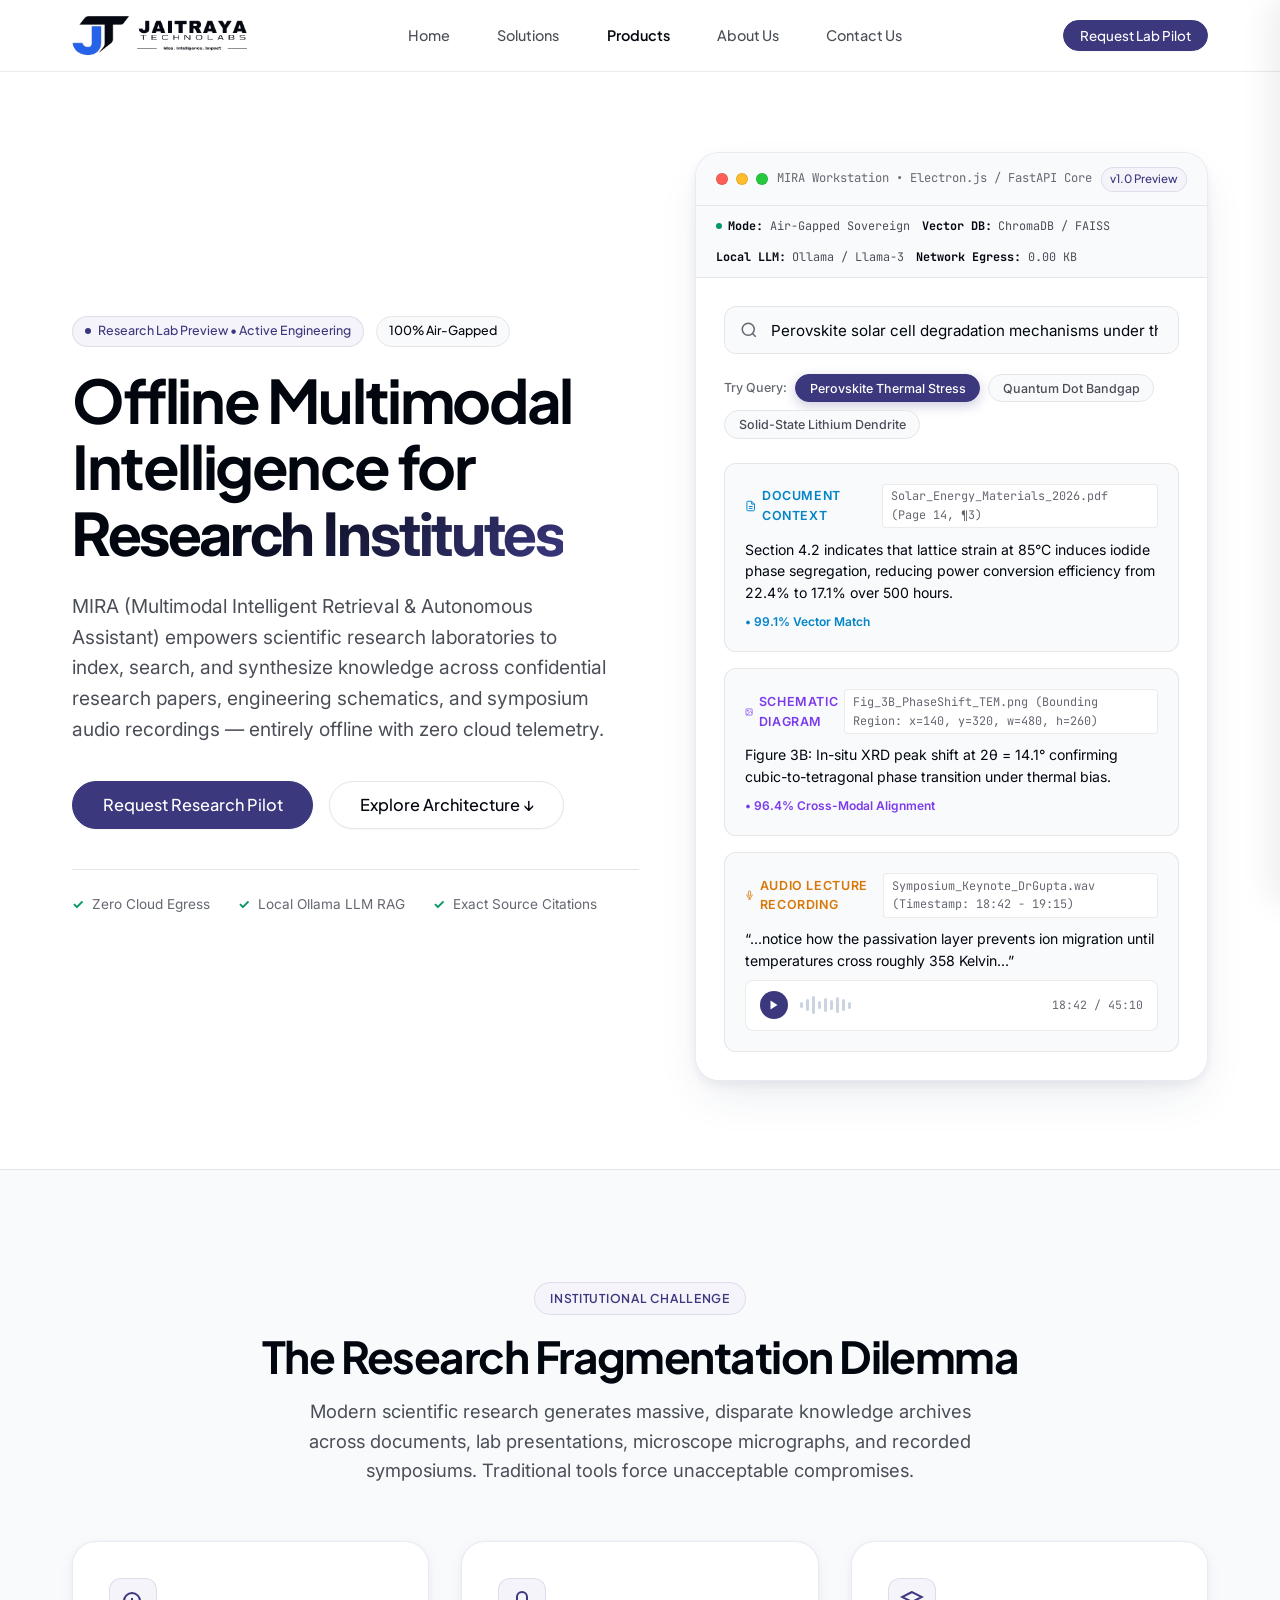
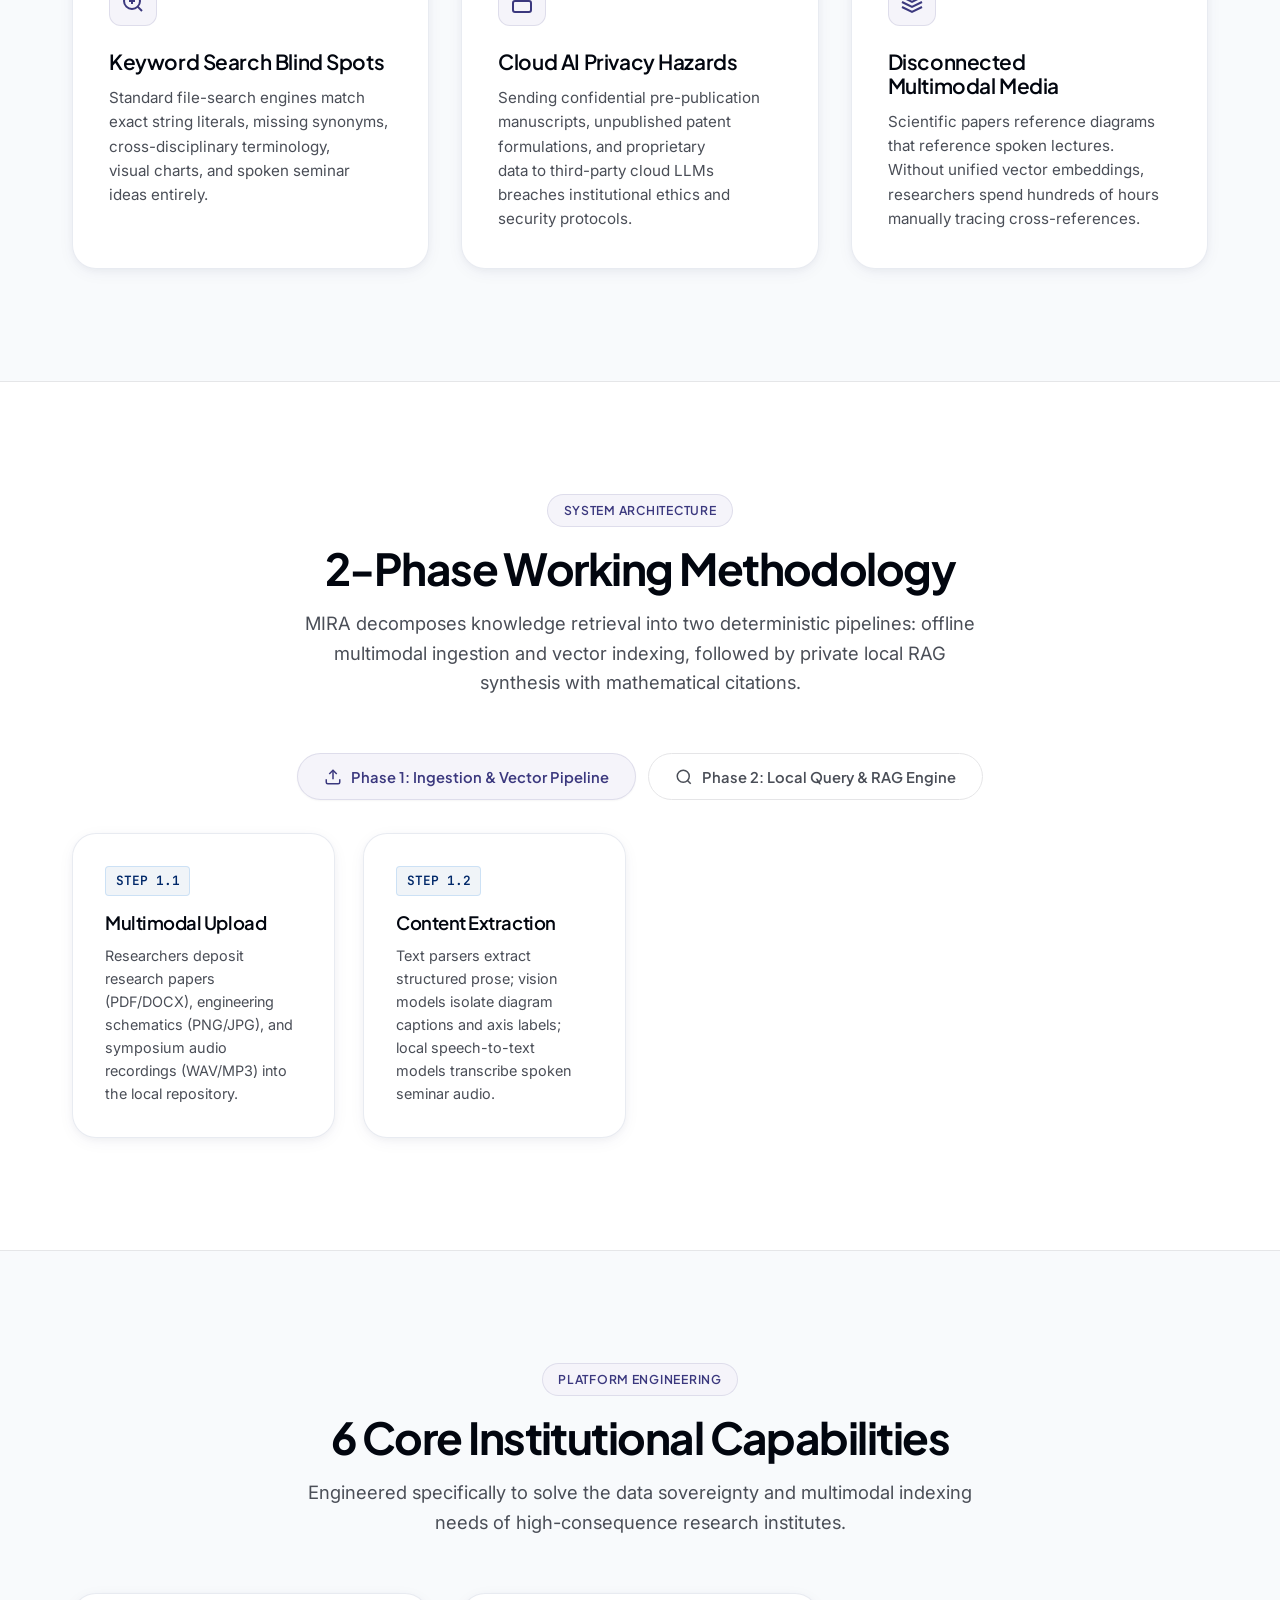
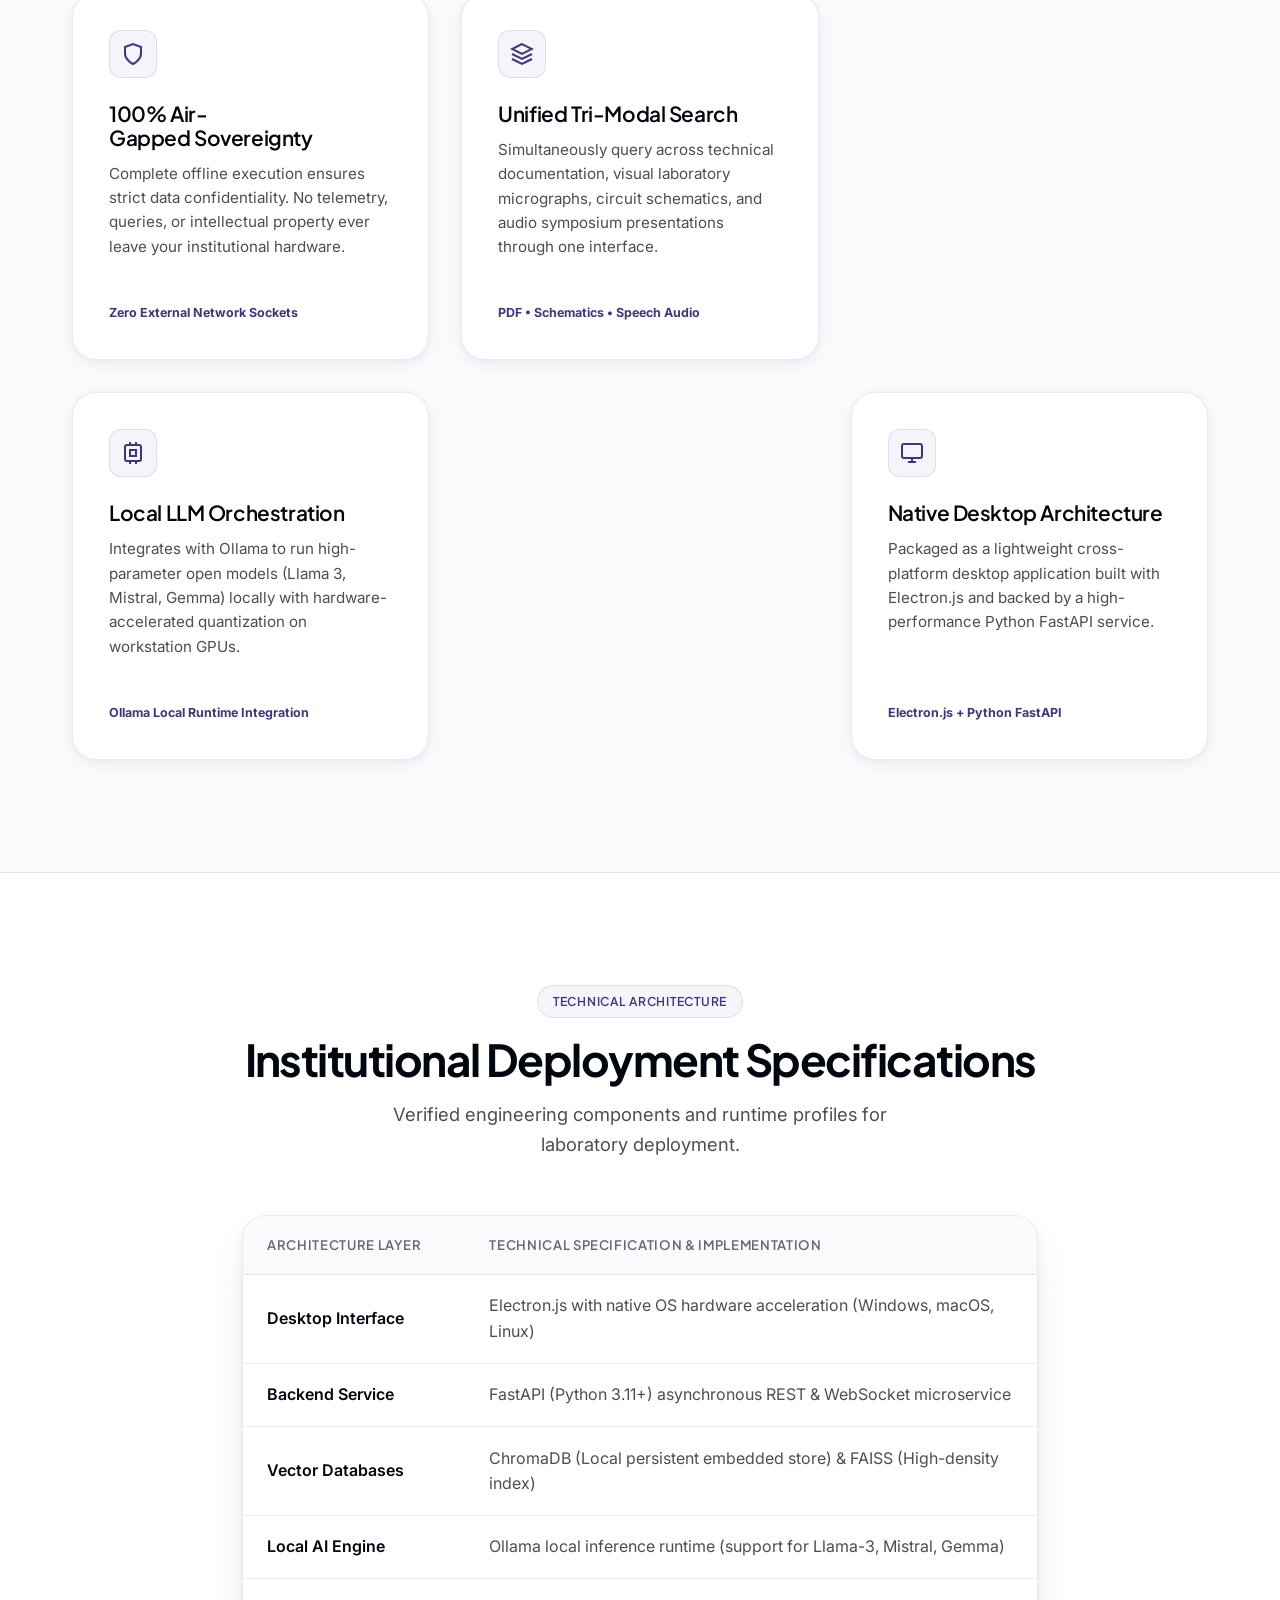
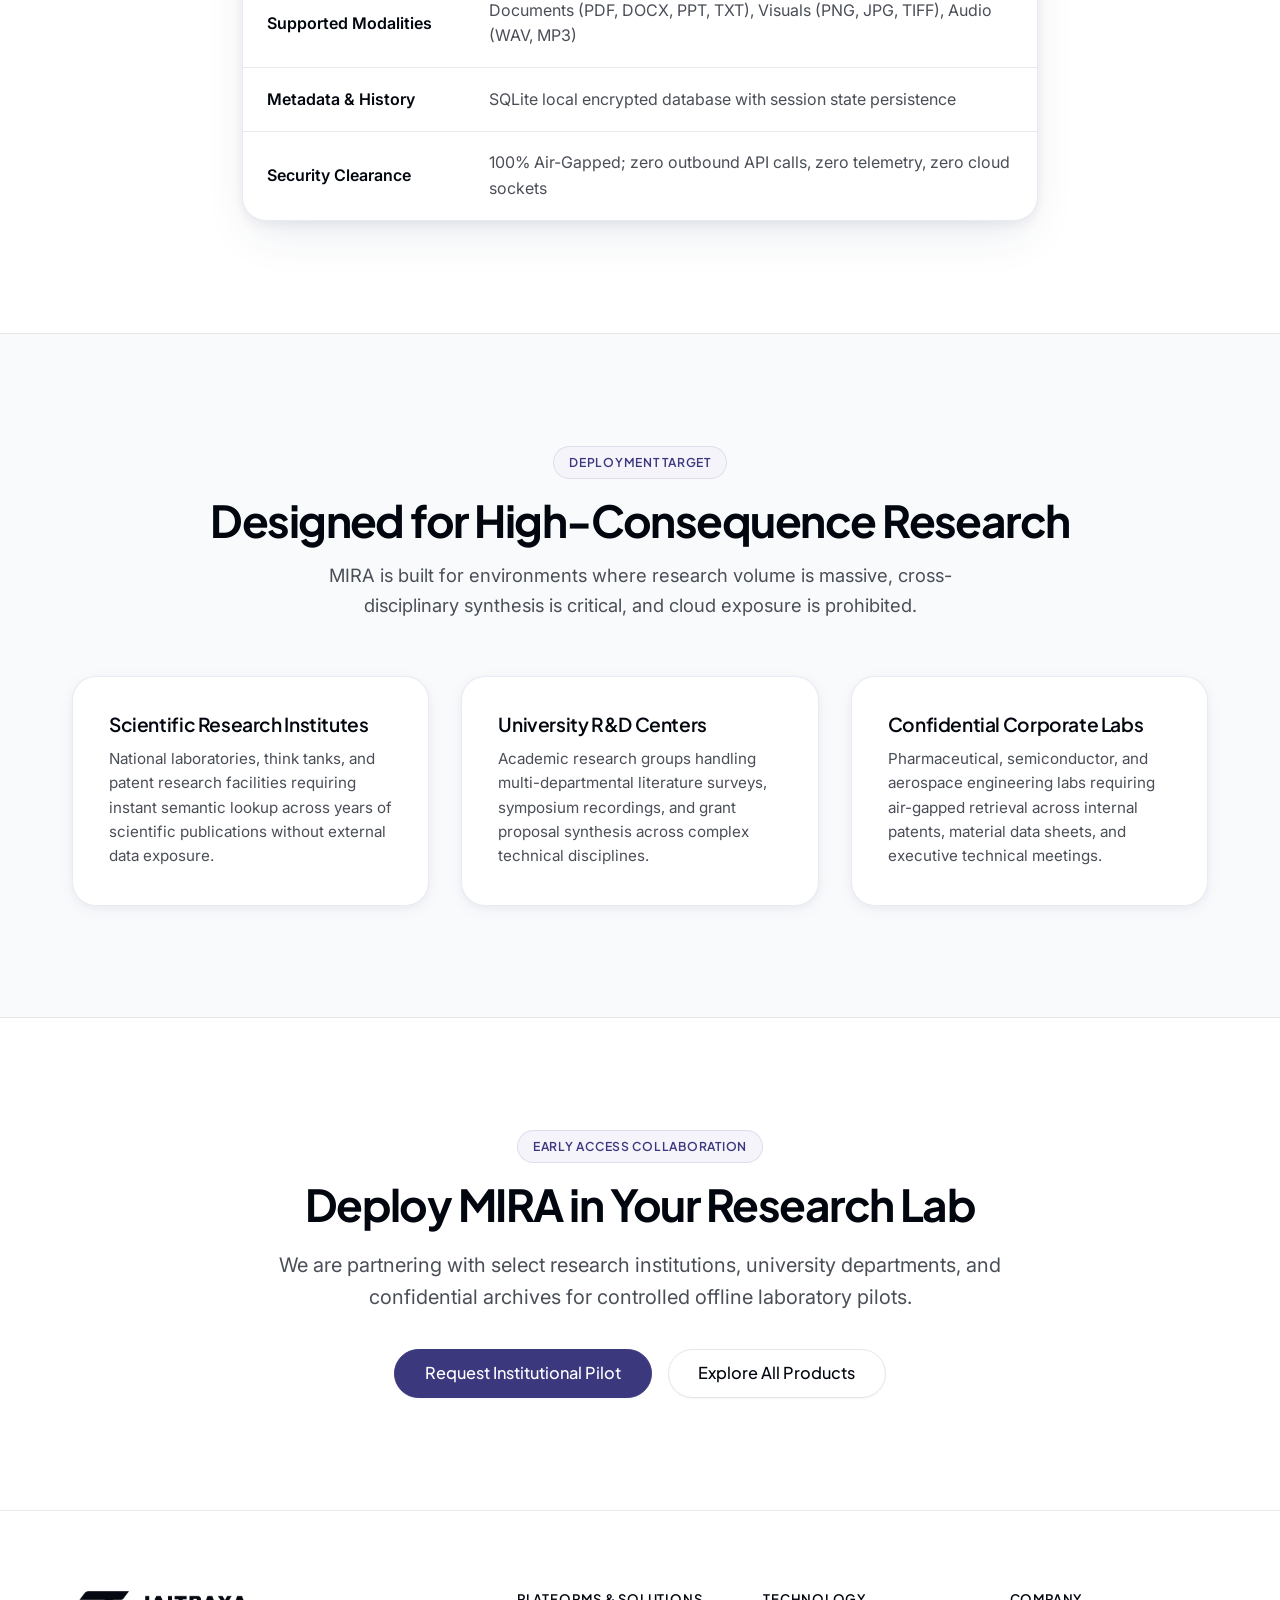
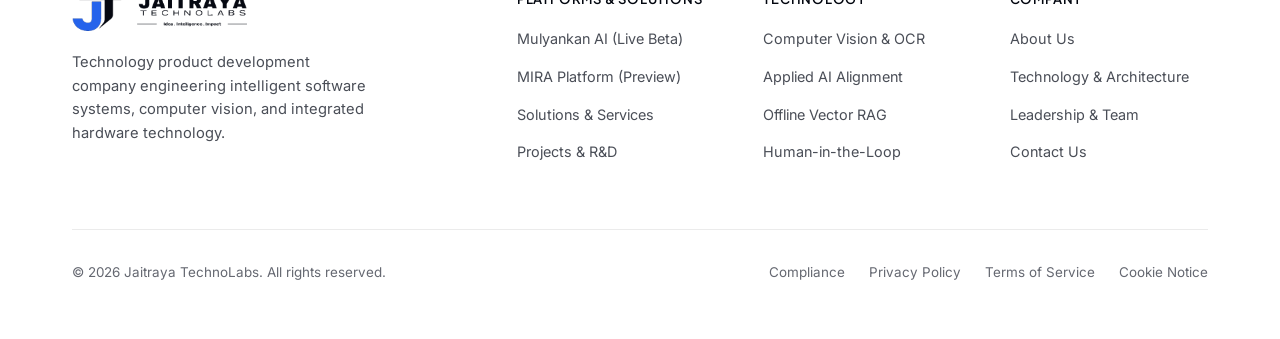
<file: mira.html>
<!DOCTYPE html>
<html lang="en">
<head>
  <meta charset="UTF-8">
  <meta name="viewport" content="width=device-width, initial-scale=1.0">
    <link rel="icon" type="image/svg+xml" href="favicon.svg">
  <link rel="icon" type="image/png" sizes="32x32" href="favicon-32x32.png">
  <link rel="icon" type="image/png" sizes="16x16" href="favicon-16x16.png">
  <link rel="apple-touch-icon" sizes="180x180" href="apple-touch-icon.png">
  <title>MIRA Platform | Offline Multimodal Intelligent Retrieval Assistant | Jaitraya Technolabs</title>
  <meta name="description" content="MIRA is an air-gapped, offline multimodal knowledge retrieval assistant engineered by Jaitraya Technolabs for scientific research institutes, university laboratories, and confidential archives.">
  
  <link rel="stylesheet" href="assets/css/variables.css">
  <link rel="stylesheet" href="assets/css/base.css">
  <link rel="stylesheet" href="assets/css/components.css">
  <link rel="stylesheet" href="assets/css/pages.css">
</head>
<body>

  <!-- Top Fixed Scroll Progress Bar -->
  <div id="scroll-progress" aria-hidden="true"></div>

  <!-- Frosted Glass Header -->
  <header class="site-header">
    <div class="container header-container">
      <a href="index.html" class="brand-link" aria-label="Jaitraya Technolabs Home">
        <img src="assets/images/logos/jaitraya-logo-light.png" alt="Jaitraya Technolabs" class="brand-logo-img">
      </a>

      <!-- Desktop Navigation -->
      <nav class="desktop-nav" aria-label="Main Navigation">
        <div class="nav-links">
          <a href="index.html" class="nav-link">Home</a>
          <a href="solutions.html" class="nav-link">Solutions</a>
          <div class="nav-item-dropdown">
            <a href="products.html" class="nav-link active">Products</a>
            <div class="nav-dropdown-menu">
              <a href="mulyankan-ai.html" class="dropdown-item">
                <img src="assets/images/logos/mulyankan-icon.png" alt="Mulyankan AI" style="width: 28px; height: 28px; border-radius: 6px;">
                <div>
                  <div class="dropdown-item-title">Mulyankan AI <span class="badge badge-active" style="font-size: 0.68rem; padding: 0.1rem 0.4rem;">Live Beta</span></div>
                  <div class="dropdown-item-desc">Descriptive Exam Evaluation Platform</div>
                </div>
              </a>
              <a href="mira.html" class="dropdown-item" style="background-color: var(--color-mira-light);">
                <img src="assets/images/logos/mira-icon.svg" alt="MIRA" style="width: 28px; height: 28px; border-radius: 6px;">
                <div>
                  <div class="dropdown-item-title" style="color: var(--color-mira);">MIRA <span class="badge badge-mira" style="font-size: 0.68rem; padding: 0.1rem 0.4rem;">Preview</span></div>
                  <div class="dropdown-item-desc">Offline Multimodal Research Assistant</div>
                </div>
              </a>
              <a href="products.html" class="dropdown-item" style="border-top: 1px solid var(--color-border); margin-top: 0.25rem; padding-top: 0.5rem;">
                <span class="dropdown-item-title" style="color: var(--color-brand); font-size: 0.82rem;">Portfolio Overview &rarr;</span>
              </a>
            </div>
          </div>
          <a href="about.html" class="nav-link">About Us</a>
          <a href="contact.html" class="nav-link">Contact Us</a>
        </div>
      </nav>

      <div class="header-actions">
        <a href="contact.html?product=mira" class="btn btn-mira btn-sm">Request Lab Pilot</a>
        <button class="mobile-toggle" aria-label="Toggle navigation menu" aria-expanded="false">
          <svg viewBox="0 0 24 24" fill="none" stroke="currentColor" stroke-width="2" width="20" height="20">
            <line x1="3" y1="12" x2="21" y2="12"></line>
            <line x1="3" y1="6" x2="21" y2="6"></line>
            <line x1="3" y1="18" x2="21" y2="18"></line>
          </svg>
        </button>
      </div>
    </div>
  </header>

  <!-- Mobile Drawer -->
  <div class="mobile-drawer-overlay"></div>
  <aside class="mobile-drawer" aria-label="Mobile Navigation Drawer">
    <div>
      <div class="drawer-header">
        <img src="assets/images/logos/jaitraya-logo-light.png" alt="Jaitraya Technolabs" style="height: 34px; width: auto;">
        <button class="drawer-close" aria-label="Close menu">
          <svg width="22" height="22" viewBox="0 0 24 24" fill="none" stroke="currentColor" stroke-width="2">
            <line x1="18" y1="6" x2="6" y2="18"></line>
            <line x1="6" y1="6" x2="18" y2="18"></line>
          </svg>
        </button>
      </div>
      <nav class="drawer-nav">
        <a href="index.html" class="drawer-link">Home</a>
        <a href="solutions.html" class="drawer-link">Solutions</a>
        <a href="products.html" class="drawer-link active">Products</a>
        <a href="about.html" class="drawer-link">About Us</a>
        <a href="contact.html" class="drawer-link">Contact Us</a>
      </nav>
    </div>
    <div>
      <a href="contact.html?product=mira" class="btn btn-mira" style="width: 100%;">Request Lab Pilot</a>
    </div>
  </aside>

  <main id="main-content">
    <!-- MIRA Hero Section -->
    <section class="hero-section">
      <div class="container">
        <div class="hero-grid">
          <!-- Left Column: Copy & Value Proposition -->
          <div data-reveal>
            <div style="display: flex; align-items: center; gap: 0.75rem; margin-bottom: 1.25rem;">
              <span class="badge badge-mira">
                <span class="badge-dot"></span>
                Research Lab Preview &bull; Active Engineering
              </span>
              <span class="badge badge-airgap">100% Air-Gapped</span>
            </div>

            <h1 class="hero-title" style="letter-spacing: -0.04em;">
              Offline Multimodal Intelligence for <span style="background: linear-gradient(135deg, var(--color-text-primary) 30%, var(--color-mira) 100%); -webkit-background-clip: text; -webkit-text-fill-color: transparent;">Research Institutes</span>
            </h1>

            <p class="hero-subtitle">
              MIRA (Multimodal Intelligent Retrieval &amp; Autonomous Assistant) empowers scientific research laboratories to index, search, and synthesize knowledge across confidential research papers, engineering schematics, and symposium audio recordings — entirely offline with zero cloud telemetry.
            </p>

            <div class="hero-actions">
              <a href="contact.html?product=mira" class="btn btn-mira btn-lg">Request Research Pilot</a>
              <a href="#architecture" class="btn btn-secondary btn-lg">Explore Architecture &darr;</a>
            </div>

            <!-- Verification Telemetry Badges -->
            <div style="display: flex; align-items: center; gap: 1.75rem; margin-top: 2.5rem; padding-top: 1.5rem; border-top: 1px solid var(--color-border); flex-wrap: wrap;">
              <div style="display: flex; align-items: center; gap: 0.5rem; font-size: 0.85rem; color: var(--color-text-muted);">
                <span style="color: var(--color-success); font-weight: bold;">✓</span>
                <span>Zero Cloud Egress</span>
              </div>
              <div style="display: flex; align-items: center; gap: 0.5rem; font-size: 0.85rem; color: var(--color-text-muted);">
                <span style="color: var(--color-success); font-weight: bold;">✓</span>
                <span>Local Ollama LLM RAG</span>
              </div>
              <div style="display: flex; align-items: center; gap: 0.5rem; font-size: 0.85rem; color: var(--color-text-muted);">
                <span style="color: var(--color-success); font-weight: bold;">✓</span>
                <span>Exact Source Citations</span>
              </div>
            </div>
          </div>

          <!-- Right Column: Interactive MIRA Console Preview -->
          <div data-reveal data-reveal-delay="100">
            <div class="mira-console-window">
              <div class="mira-console-topbar">
                <div class="window-dots">
                  <span class="window-dot dot-red"></span>
                  <span class="window-dot dot-yellow"></span>
                  <span class="window-dot dot-green"></span>
                </div>
                <div class="mira-meta-tag">MIRA Workstation &bull; Electron.js / FastAPI Core</div>
                <span class="badge badge-mira" style="font-size: 0.72rem; padding: 0.15rem 0.5rem;">v1.0 Preview</span>
              </div>

              <!-- Air-gapped Hardware Telemetry Row -->
              <div class="mira-telemetry-row">
                <div class="telemetry-item"><span class="telemetry-dot"></span> <strong>Mode:</strong> Air-Gapped Sovereign</div>
                <div class="telemetry-item"><strong>Vector DB:</strong> ChromaDB / FAISS</div>
                <div class="telemetry-item"><strong>Local LLM:</strong> Ollama / Llama-3</div>
                <div class="telemetry-item"><strong>Network Egress:</strong> 0.00 KB</div>
              </div>

              <!-- Interactive Simulator Box -->
              <div class="mira-simulator-box">
                <div class="mira-search-input-wrap">
                  <svg class="mira-search-icon" width="18" height="18" viewBox="0 0 24 24" fill="none" stroke="currentColor" stroke-width="2">
                    <circle cx="11" cy="11" r="8"></circle>
                    <line x1="21" y1="21" x2="16.65" y2="16.65"></line>
                  </svg>
                  <input type="text" class="mira-search-input" value="Perovskite solar cell degradation mechanisms under thermal stress" readonly aria-label="MIRA Simulated Query Input">
                </div>

                <div class="mira-query-chips">
                  <span class="mira-chip-label">Try Query:</span>
                  <button type="button" class="mira-chip active" data-sample-key="perovskite">Perovskite Thermal Stress</button>
                  <button type="button" class="mira-chip" data-sample-key="quantum">Quantum Dot Bandgap</button>
                  <button type="button" class="mira-chip" data-sample-key="battery">Solid-State Lithium Dendrite</button>
                </div>

                <!-- Tri-Modal Retrieval Result Cards -->
                <div class="mira-results-container">
                  <!-- Result 1: PDF Document Extraction -->
                  <div class="mira-result-card">
                    <div class="mira-result-header">
                      <span class="mira-source-badge source-doc">
                        <svg width="14" height="14" viewBox="0 0 24 24" fill="none" stroke="currentColor" stroke-width="2"><path d="M14 2H6a2 2 0 0 0-2 2v16a2 2 0 0 0 2 2h12a2 2 0 0 0 2-2V8z"></path><polyline points="14 2 14 8 20 8"></polyline><line x1="16" y1="13" x2="8" y2="13"></line><line x1="16" y1="17" x2="8" y2="17"></line></svg>
                        Document Context
                      </span>
                      <span class="mira-citation-tag" id="mira-doc-cit">Solar_Energy_Materials_2026.pdf (Page 14, ¶3)</span>
                    </div>
                    <div class="mira-result-snippet" id="mira-doc-text">
                      Section 4.2 indicates that lattice strain at 85°C induces iodide phase segregation, reducing power conversion efficiency from 22.4% to 17.1% over 500 hours.
                    </div>
                    <div style="font-size: 0.75rem; color: #0284C7; font-weight: 600;" id="mira-doc-score">&bull; 99.1% Vector Match</div>
                  </div>

                  <!-- Result 2: Visual Schematic Diagram -->
                  <div class="mira-result-card">
                    <div class="mira-result-header">
                      <span class="mira-source-badge source-image">
                        <svg width="14" height="14" viewBox="0 0 24 24" fill="none" stroke="currentColor" stroke-width="2"><rect x="3" y="3" width="18" height="18" rx="2" ry="2"></rect><circle cx="8.5" cy="8.5" r="1.5"></circle><polyline points="21 15 16 10 5 21"></polyline></svg>
                        Schematic Diagram
                      </span>
                      <span class="mira-citation-tag" id="mira-img-cit">Fig_3B_PhaseShift_TEM.png (Bounding Region: x=140, y=320, w=480, h=260)</span>
                    </div>
                    <div class="mira-result-snippet" id="mira-img-text">
                      Figure 3B: In-situ XRD peak shift at 2θ = 14.1° confirming cubic-to-tetragonal phase transition under thermal bias.
                    </div>
                    <div style="font-size: 0.75rem; color: #7C3AED; font-weight: 600;" id="mira-img-score">&bull; 96.4% Cross-Modal Alignment</div>
                  </div>

                  <!-- Result 3: Speech Audio Recording -->
                  <div class="mira-result-card">
                    <div class="mira-result-header">
                      <span class="mira-source-badge source-audio">
                        <svg width="14" height="14" viewBox="0 0 24 24" fill="none" stroke="currentColor" stroke-width="2"><path d="M12 1a3 3 0 0 0-3 3v8a3 3 0 0 0 6 0V4a3 3 0 0 0-3-3z"></path><path d="M19 10v2a7 7 0 0 1-14 0v-2"></path><line x1="12" y1="19" x2="12" y2="23"></line><line x1="8" y1="23" x2="16" y2="23"></line></svg>
                        Audio Lecture Recording
                      </span>
                      <span class="mira-citation-tag" id="mira-audio-cit">Symposium_Keynote_DrGupta.wav (Timestamp: 18:42 - 19:15)</span>
                    </div>
                    <div class="mira-result-snippet" id="mira-audio-text">
                      “...notice how the passivation layer prevents ion migration until temperatures cross roughly 358 Kelvin...”
                    </div>
                    <div class="mira-audio-scrubber">
                      <button type="button" class="audio-play-btn" aria-label="Play audio citation snippet">
                        <svg width="12" height="12" viewBox="0 0 24 24" fill="currentColor"><polygon points="5 3 19 12 5 21 5 3"></polygon></svg>
                      </button>
                      <div class="audio-waveform-bars">
                        <span class="wave-bar" style="height: 6px;"></span>
                        <span class="wave-bar" style="height: 12px;"></span>
                        <span class="wave-bar" style="height: 18px;"></span>
                        <span class="wave-bar" style="height: 8px;"></span>
                        <span class="wave-bar" style="height: 14px;"></span>
                        <span class="wave-bar" style="height: 10px;"></span>
                        <span class="wave-bar" style="height: 16px;"></span>
                        <span class="wave-bar" style="height: 12px;"></span>
                        <span class="wave-bar" style="height: 7px;"></span>
                      </div>
                      <span style="font-family: var(--font-mono); font-size: 0.72rem; color: var(--color-text-muted);">18:42 / 45:10</span>
                    </div>
                  </div>
                </div>
              </div>
            </div>
          </div>
        </div>
      </div>
    </section>

    <!-- The Problem: Research Fragmentation & Data Sovereignty -->
    <section class="section section-surface">
      <div class="container">
        <div class="section-header" data-reveal>
          <span class="section-label section-label-mira">Institutional Challenge</span>
          <h2 class="section-title">The Research Fragmentation Dilemma</h2>
          <p class="section-desc">
            Modern scientific research generates massive, disparate knowledge archives across documents, lab presentations, microscope micrographs, and recorded symposiums. Traditional tools force unacceptable compromises.
          </p>
        </div>

        <div class="grid-3" data-reveal data-reveal-delay="100">
          <div class="card card-mira-hover glass-card">
            <div class="card-icon-wrap card-icon-wrap-mira">
              <svg width="24" height="24" viewBox="0 0 24 24" fill="none" stroke="currentColor" stroke-width="2">
                <circle cx="11" cy="11" r="8"></circle>
                <line x1="21" y1="21" x2="16.65" y2="16.65"></line>
                <line x1="11" y1="8" x2="11" y2="14"></line>
                <line x1="8" y1="11" x2="14" y2="11"></line>
              </svg>
            </div>
            <h3 class="card-title">Keyword Search Blind Spots</h3>
            <p class="card-desc">
              Standard file-search engines match exact string literals, missing synonyms, cross-disciplinary terminology, visual charts, and spoken seminar ideas entirely.
            </p>
          </div>

          <div class="card card-mira-hover glass-card">
            <div class="card-icon-wrap card-icon-wrap-mira">
              <svg width="24" height="24" viewBox="0 0 24 24" fill="none" stroke="currentColor" stroke-width="2">
                <rect x="3" y="11" width="18" height="11" rx="2" ry="2"></rect>
                <path d="M7 11V7a5 5 0 0 1 10 0v4"></path>
              </svg>
            </div>
            <h3 class="card-title">Cloud AI Privacy Hazards</h3>
            <p class="card-desc">
              Sending confidential pre-publication manuscripts, unpublished patent formulations, and proprietary data to third-party cloud LLMs breaches institutional ethics and security protocols.
            </p>
          </div>

          <div class="card card-mira-hover glass-card">
            <div class="card-icon-wrap card-icon-wrap-mira">
              <svg width="24" height="24" viewBox="0 0 24 24" fill="none" stroke="currentColor" stroke-width="2">
                <polygon points="12 2 2 7 12 12 22 7 12 2"></polygon>
                <polyline points="2 17 12 22 22 17"></polyline>
                <polyline points="2 12 12 17 22 12"></polyline>
              </svg>
            </div>
            <h3 class="card-title">Disconnected Multimodal Media</h3>
            <p class="card-desc">
              Scientific papers reference diagrams that reference spoken lectures. Without unified vector embeddings, researchers spend hundreds of hours manually tracing cross-references.
            </p>
          </div>
        </div>
      </div>
    </section>

    <!-- Interactive Architecture Visualizer (2-Phase Engineering Pipeline) -->
    <section class="section" id="architecture">
      <div class="container">
        <div class="section-header" data-reveal>
          <span class="section-label section-label-mira">System Architecture</span>
          <h2 class="section-title">2-Phase Working Methodology</h2>
          <p class="section-desc">
            MIRA decomposes knowledge retrieval into two deterministic pipelines: offline multimodal ingestion and vector indexing, followed by private local RAG synthesis with mathematical citations.
          </p>
        </div>

        <!-- Phase Navigation Tabs -->
        <div class="phase-tabs-nav" data-reveal>
          <button type="button" class="phase-tab-btn active" data-phase="ingestion">
            <svg width="18" height="18" viewBox="0 0 24 24" fill="none" stroke="currentColor" stroke-width="2"><path d="M21 15v4a2 2 0 0 1-2 2H5a2 2 0 0 1-2-2v-4"></path><polyline points="17 8 12 3 7 8"></polyline><line x1="12" y1="3" x2="12" y2="15"></line></svg>
            Phase 1: Ingestion &amp; Vector Pipeline
          </button>
          <button type="button" class="phase-tab-btn" data-phase="query">
            <svg width="18" height="18" viewBox="0 0 24 24" fill="none" stroke="currentColor" stroke-width="2"><circle cx="11" cy="11" r="8"></circle><line x1="21" y1="21" x2="16.65" y2="16.65"></line></svg>
            Phase 2: Local Query &amp; RAG Engine
          </button>
        </div>

        <!-- Panel 1: Data Ingestion Pipeline -->
        <div class="phase-panel active" id="phase-panel-ingestion" data-reveal data-reveal-delay="100">
          <div class="grid-4">
            <div class="workflow-step-card">
              <span class="workflow-step-num">STEP 1.1</span>
              <h3 class="workflow-step-title">Multimodal Upload</h3>
              <p class="workflow-step-desc">
                Researchers deposit research papers (PDF/DOCX), engineering schematics (PNG/JPG), and symposium audio recordings (WAV/MP3) into the local repository.
              </p>
            </div>

            <div class="workflow-step-card">
              <span class="workflow-step-num">STEP 1.2</span>
              <h3 class="workflow-step-title">Content Extraction</h3>
              <p class="workflow-step-desc">
                Text parsers extract structured prose; vision models isolate diagram captions and axis labels; local speech-to-text models transcribe spoken seminar audio.
              </p>
            </div>

            <div class="workflow-step-card">
              <span class="workflow-step-num">STEP 1.3</span>
              <h3 class="workflow-step-title">Vector Conversion</h3>
              <p class="workflow-step-desc">
                Extracted multimodal tokens pass through local embedding models, translating textual, visual, and acoustic semantics into dense vector coordinate spaces.
              </p>
            </div>

            <div class="workflow-step-card">
              <span class="workflow-step-num">STEP 1.4</span>
              <h3 class="workflow-step-title">Air-Gapped Indexing</h3>
              <p class="workflow-step-desc">
                Dense embeddings are stored in local ChromaDB / FAISS indices, original files reside in protected local storage, and metadata is mapped in local SQLite.
              </p>
            </div>
          </div>
        </div>

        <!-- Panel 2: Query Processing & RAG Pipeline -->
        <div class="phase-panel" id="phase-panel-query">
          <div class="grid-4">
            <div class="workflow-step-card">
              <span class="workflow-step-num">STEP 2.1</span>
              <h3 class="workflow-step-title">Query Vectorization</h3>
              <p class="workflow-step-desc">
                The researcher enters a natural-language query via the Electron desktop interface. The Python FastAPI controller generates an instant query embedding vector.
              </p>
            </div>

            <div class="workflow-step-card">
              <span class="workflow-step-num">STEP 2.2</span>
              <h3 class="workflow-step-title">ChromaDB / FAISS Search</h3>
              <p class="workflow-step-desc">
                The engine executes approximate nearest-neighbor search across local vector indices, retrieving top contextual passages across text, schematics, and audio transcripts.
              </p>
            </div>

            <div class="workflow-step-card">
              <span class="workflow-step-num">STEP 2.3</span>
              <h3 class="workflow-step-title">Local Ollama LLM RAG</h3>
              <p class="workflow-step-desc">
                Retrieved chunks are formatted into an anchored prompt context and piped into an offline LLM running locally via Ollama, eliminating hallucination.
              </p>
            </div>

            <div class="workflow-step-card">
              <span class="workflow-step-num">STEP 2.4</span>
              <h3 class="workflow-step-title">Synthesized Citations</h3>
              <p class="workflow-step-desc">
                The assistant outputs an evidence-backed answer where every assertion links directly to exact PDF page numbers, diagram bounding boxes, or audio timestamps.
              </p>
            </div>
          </div>
        </div>
      </div>
    </section>

    <!-- 6 Verified Core Capabilities -->
    <section class="section section-surface">
      <div class="container">
        <div class="section-header" data-reveal>
          <span class="section-label section-label-mira">Platform Engineering</span>
          <h2 class="section-title">6 Core Institutional Capabilities</h2>
          <p class="section-desc">
            Engineered specifically to solve the data sovereignty and multimodal indexing needs of high-consequence research institutes.
          </p>
        </div>

        <div class="grid-3" data-reveal data-reveal-delay="100">
          <!-- Capability 1 -->
          <div class="card card-mira-hover glass-card">
            <div class="card-icon-wrap card-icon-wrap-mira">
              <svg width="24" height="24" viewBox="0 0 24 24" fill="none" stroke="currentColor" stroke-width="2"><path d="M12 22s8-4 8-10V5l-8-3-8 3v7c0 6 8 10 8 10z"></path></svg>
            </div>
            <h3 class="card-title">100% Air-Gapped Sovereignty</h3>
            <p class="card-desc">
              Complete offline execution ensures strict data confidentiality. No telemetry, queries, or intellectual property ever leave your institutional hardware.
            </p>
            <div style="font-size: 0.78rem; font-weight: 700; color: var(--color-mira);">Zero External Network Sockets</div>
          </div>

          <!-- Capability 2 -->
          <div class="card card-mira-hover glass-card">
            <div class="card-icon-wrap card-icon-wrap-mira">
              <svg width="24" height="24" viewBox="0 0 24 24" fill="none" stroke="currentColor" stroke-width="2"><polygon points="12 2 2 7 12 12 22 7 12 2"></polygon><polyline points="2 17 12 22 22 17"></polyline><polyline points="2 12 12 17 22 12"></polyline></svg>
            </div>
            <h3 class="card-title">Unified Tri-Modal Search</h3>
            <p class="card-desc">
              Simultaneously query across technical documentation, visual laboratory micrographs, circuit schematics, and audio symposium presentations through one interface.
            </p>
            <div style="font-size: 0.78rem; font-weight: 700; color: var(--color-mira);">PDF &bull; Schematics &bull; Speech Audio</div>
          </div>

          <!-- Capability 3 -->
          <div class="card card-mira-hover glass-card">
            <div class="card-icon-wrap card-icon-wrap-mira">
              <svg width="24" height="24" viewBox="0 0 24 24" fill="none" stroke="currentColor" stroke-width="2"><circle cx="12" cy="12" r="10"></circle><line x1="2" y1="12" x2="22" y2="12"></line><path d="M12 2a15.3 15.3 0 0 1 4 10 15.3 15.3 0 0 1-4 10 15.3 15.3 0 0 1-4-10 15.3 15.3 0 0 1 4-10z"></path></svg>
            </div>
            <h3 class="card-title">High-Density Vector Indexing</h3>
            <p class="card-desc">
              Utilizes local ChromaDB and FAISS vector databases to index millions of multidimensional tokens, delivering sub-150 millisecond semantic similarity retrieval.
            </p>
            <div style="font-size: 0.78rem; font-weight: 700; color: var(--color-mira);">ChromaDB &bull; FAISS Engine</div>
          </div>

          <!-- Capability 4 -->
          <div class="card card-mira-hover glass-card">
            <div class="card-icon-wrap card-icon-wrap-mira">
              <svg width="24" height="24" viewBox="0 0 24 24" fill="none" stroke="currentColor" stroke-width="2"><rect x="4" y="4" width="16" height="16" rx="2" ry="2"></rect><rect x="9" y="9" width="6" height="6"></rect><line x1="9" y1="1" x2="9" y2="4"></line><line x1="15" y1="1" x2="15" y2="4"></line><line x1="9" y1="20" x2="9" y2="23"></line><line x1="15" y1="20" x2="15" y2="23"></line></svg>
            </div>
            <h3 class="card-title">Local LLM Orchestration</h3>
            <p class="card-desc">
              Integrates with Ollama to run high-parameter open models (Llama 3, Mistral, Gemma) locally with hardware-accelerated quantization on workstation GPUs.
            </p>
            <div style="font-size: 0.78rem; font-weight: 700; color: var(--color-mira);">Ollama Local Runtime Integration</div>
          </div>

          <!-- Capability 5 -->
          <div class="card card-mira-hover glass-card">
            <div class="card-icon-wrap card-icon-wrap-mira">
              <svg width="24" height="24" viewBox="0 0 24 24" fill="none" stroke="currentColor" stroke-width="2"><path d="M14 2H6a2 2 0 0 0-2 2v16a2 2 0 0 0 2 2h12a2 2 0 0 0 2-2V8z"></path><polyline points="14 2 14 8 20 8"></polyline><line x1="9" y1="15" x2="15" y2="15"></line></svg>
            </div>
            <h3 class="card-title">Mathematical Source Citations</h3>
            <p class="card-desc">
              Every synthesized conclusion is mathematically mapped back to the origin: exact file names, page numbers, diagram bounding boxes, or audio timestamps.
            </p>
            <div style="font-size: 0.78rem; font-weight: 700; color: var(--color-mira);">Page &amp; Timestamp Auditing</div>
          </div>

          <!-- Capability 6 -->
          <div class="card card-mira-hover glass-card">
            <div class="card-icon-wrap card-icon-wrap-mira">
              <svg width="24" height="24" viewBox="0 0 24 24" fill="none" stroke="currentColor" stroke-width="2"><rect x="2" y="3" width="20" height="14" rx="2" ry="2"></rect><line x1="8" y1="21" x2="16" y2="21"></line><line x1="12" y1="17" x2="12" y2="21"></line></svg>
            </div>
            <h3 class="card-title">Native Desktop Architecture</h3>
            <p class="card-desc">
              Packaged as a lightweight cross-platform desktop application built with Electron.js and backed by a high-performance Python FastAPI service.
            </p>
            <div style="font-size: 0.78rem; font-weight: 700; color: var(--color-mira);">Electron.js + Python FastAPI</div>
          </div>
        </div>
      </div>
    </section>

    <!-- Technical Specifications Table -->
    <section class="section">
      <div class="container container-narrow">
        <div class="section-header" data-reveal>
          <span class="section-label section-label-mira">Technical Architecture</span>
          <h2 class="section-title">Institutional Deployment Specifications</h2>
          <p class="section-desc">
            Verified engineering components and runtime profiles for laboratory deployment.
          </p>
        </div>

        <table class="tech-spec-table" data-reveal data-reveal-delay="100">
          <thead>
            <tr>
              <th>Architecture Layer</th>
              <th>Technical Specification &amp; Implementation</th>
            </tr>
          </thead>
          <tbody>
            <tr>
              <td>Desktop Interface</td>
              <td>Electron.js with native OS hardware acceleration (Windows, macOS, Linux)</td>
            </tr>
            <tr>
              <td>Backend Service</td>
              <td>FastAPI (Python 3.11+) asynchronous REST &amp; WebSocket microservice</td>
            </tr>
            <tr>
              <td>Vector Databases</td>
              <td>ChromaDB (Local persistent embedded store) &amp; FAISS (High-density index)</td>
            </tr>
            <tr>
              <td>Local AI Engine</td>
              <td>Ollama local inference runtime (support for Llama-3, Mistral, Gemma)</td>
            </tr>
            <tr>
              <td>Supported Modalities</td>
              <td>Documents (PDF, DOCX, PPT, TXT), Visuals (PNG, JPG, TIFF), Audio (WAV, MP3)</td>
            </tr>
            <tr>
              <td>Metadata &amp; History</td>
              <td>SQLite local encrypted database with session state persistence</td>
            </tr>
            <tr>
              <td>Security Clearance</td>
              <td>100% Air-Gapped; zero outbound API calls, zero telemetry, zero cloud sockets</td>
            </tr>
          </tbody>
        </table>
      </div>
    </section>

    <!-- Target Beneficiaries & Sectors -->
    <section class="section section-surface">
      <div class="container">
        <div class="section-header" data-reveal>
          <span class="section-label section-label-mira">Deployment Target</span>
          <h2 class="section-title">Designed for High-Consequence Research</h2>
          <p class="section-desc">
            MIRA is built for environments where research volume is massive, cross-disciplinary synthesis is critical, and cloud exposure is prohibited.
          </p>
        </div>

        <div class="grid-3" data-reveal data-reveal-delay="100">
          <div class="card">
            <h3 class="card-title" style="font-size: 1.2rem;">Scientific Research Institutes</h3>
            <p class="card-desc">
              National laboratories, think tanks, and patent research facilities requiring instant semantic lookup across years of scientific publications without external data exposure.
            </p>
          </div>

          <div class="card">
            <h3 class="card-title" style="font-size: 1.2rem;">University R&amp;D Centers</h3>
            <p class="card-desc">
              Academic research groups handling multi-departmental literature surveys, symposium recordings, and grant proposal synthesis across complex technical disciplines.
            </p>
          </div>

          <div class="card">
            <h3 class="card-title" style="font-size: 1.2rem;">Confidential Corporate Labs</h3>
            <p class="card-desc">
              Pharmaceutical, semiconductor, and aerospace engineering labs requiring air-gapped retrieval across internal patents, material data sheets, and executive technical meetings.
            </p>
          </div>
        </div>
      </div>
    </section>

    <!-- Pilot Request & Collaboration Call to Action -->
    <section class="section" style="text-align: center;">
      <div class="container container-narrow" data-reveal>
        <span class="section-label section-label-mira">Early Access Collaboration</span>
        <h2 class="section-title" style="font-size: clamp(2rem, 4vw, 2.75rem); margin-bottom: 1.25rem;">
          Deploy MIRA in Your Research Lab
        </h2>
        <p class="lead" style="margin-bottom: 2.25rem;">
          We are partnering with select research institutions, university departments, and confidential archives for controlled offline laboratory pilots.
        </p>
        <div style="display: flex; justify-content: center; gap: 1rem; flex-wrap: wrap;">
          <a href="contact.html?product=mira" class="btn btn-mira btn-lg">Request Institutional Pilot</a>
          <a href="products.html" class="btn btn-secondary btn-lg">Explore All Products</a>
        </div>
      </div>
    </section>
  </main>

  <!-- Site Footer -->
  <footer class="site-footer">
    <div class="container">
      <div class="footer-top">
        <div>
          <a href="index.html" class="brand-link" aria-label="Jaitraya TechnoLabs Home">
            <img src="assets/images/logos/jaitraya-logo-light.png" alt="Jaitraya TechnoLabs" class="brand-logo-img">
          </a>
          <p class="footer-brand-desc">
            Technology product development company engineering intelligent software systems, computer vision, and integrated hardware technology.
          </p>
        </div>

        <div>
          <h4 class="footer-col-title">Platforms &amp; Solutions</h4>
          <ul class="footer-links">
            <li><a href="mulyankan-ai.html" class="footer-link">Mulyankan AI (Live Beta)</a></li>
            <li><a href="mira.html" class="footer-link">MIRA Platform (Preview)</a></li>
            <li><a href="solutions.html" class="footer-link">Solutions &amp; Services</a></li>
            <li><a href="projects.html" class="footer-link">Projects &amp; R&amp;D</a></li>
          </ul>
        </div>

        <div>
          <h4 class="footer-col-title">Technology</h4>
          <ul class="footer-links">
            <li><a href="technology.html#computer-vision" class="footer-link">Computer Vision &amp; OCR</a></li>
            <li><a href="technology.html#applied-ai" class="footer-link">Applied AI Alignment</a></li>
            <li><a href="technology.html#vector-rag" class="footer-link">Offline Vector RAG</a></li>
            <li><a href="technology.html#human-in-loop" class="footer-link">Human-in-the-Loop</a></li>
          </ul>
        </div>

        <div>
          <h4 class="footer-col-title">Company</h4>
          <ul class="footer-links">
            <li><a href="about.html" class="footer-link">About Us</a></li>
            <li><a href="technology.html" class="footer-link">Technology &amp; Architecture</a></li>
            <li><a href="about.html#team" class="footer-link">Leadership &amp; Team</a></li>
            <li><a href="contact.html" class="footer-link">Contact Us</a></li>
          </ul>
        </div>
      </div>

      <div class="footer-bottom">
        <div>&copy; 2026 Jaitraya TechnoLabs. All rights reserved.</div>
        <div class="footer-legal-links">
          <a href="legal/compliance.html" class="footer-legal-link">Compliance</a>
          <a href="legal/privacy.html" class="footer-legal-link">Privacy Policy</a>
          <a href="legal/terms.html" class="footer-legal-link">Terms of Service</a>
          <a href="legal/cookies.html" class="footer-legal-link">Cookie Notice</a>
        </div>
      </div>
    </div>
  </footer>

  <script src="assets/js/main.js"></script>
</body>
</html>
</file>
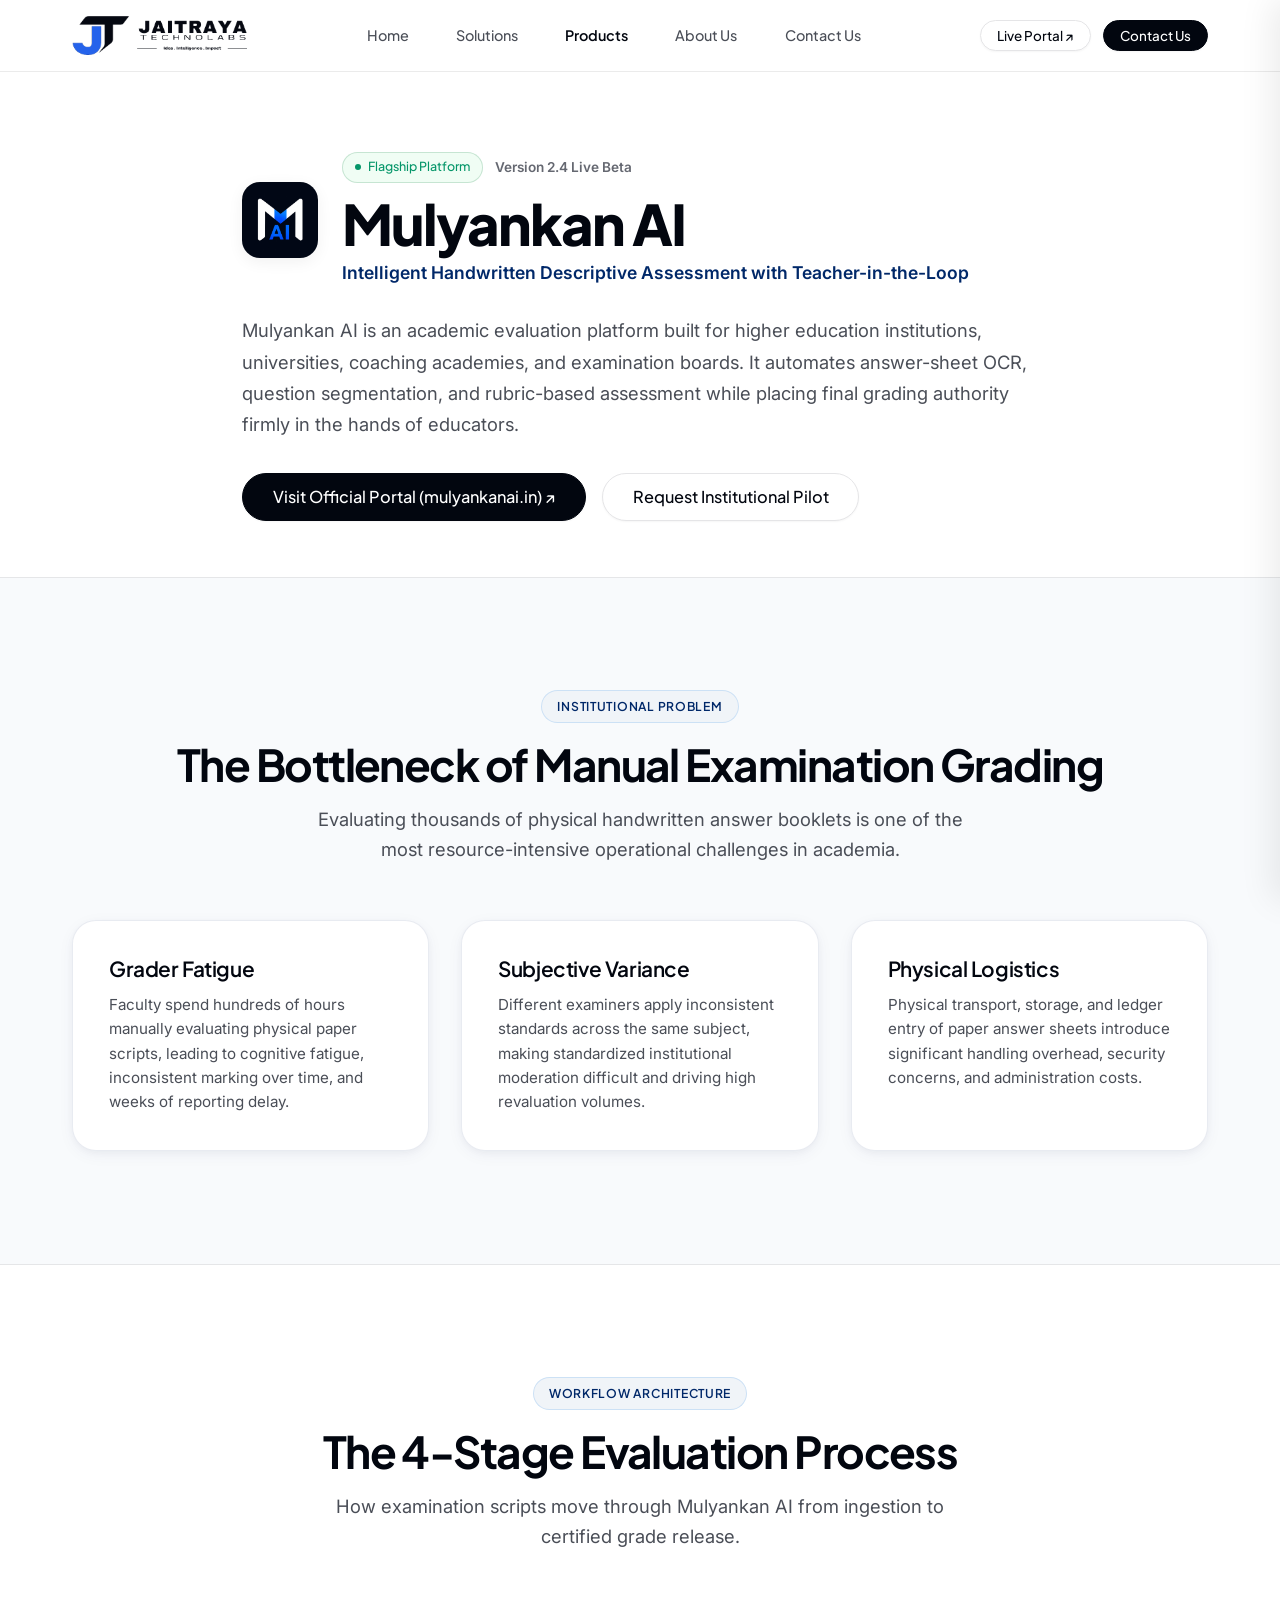
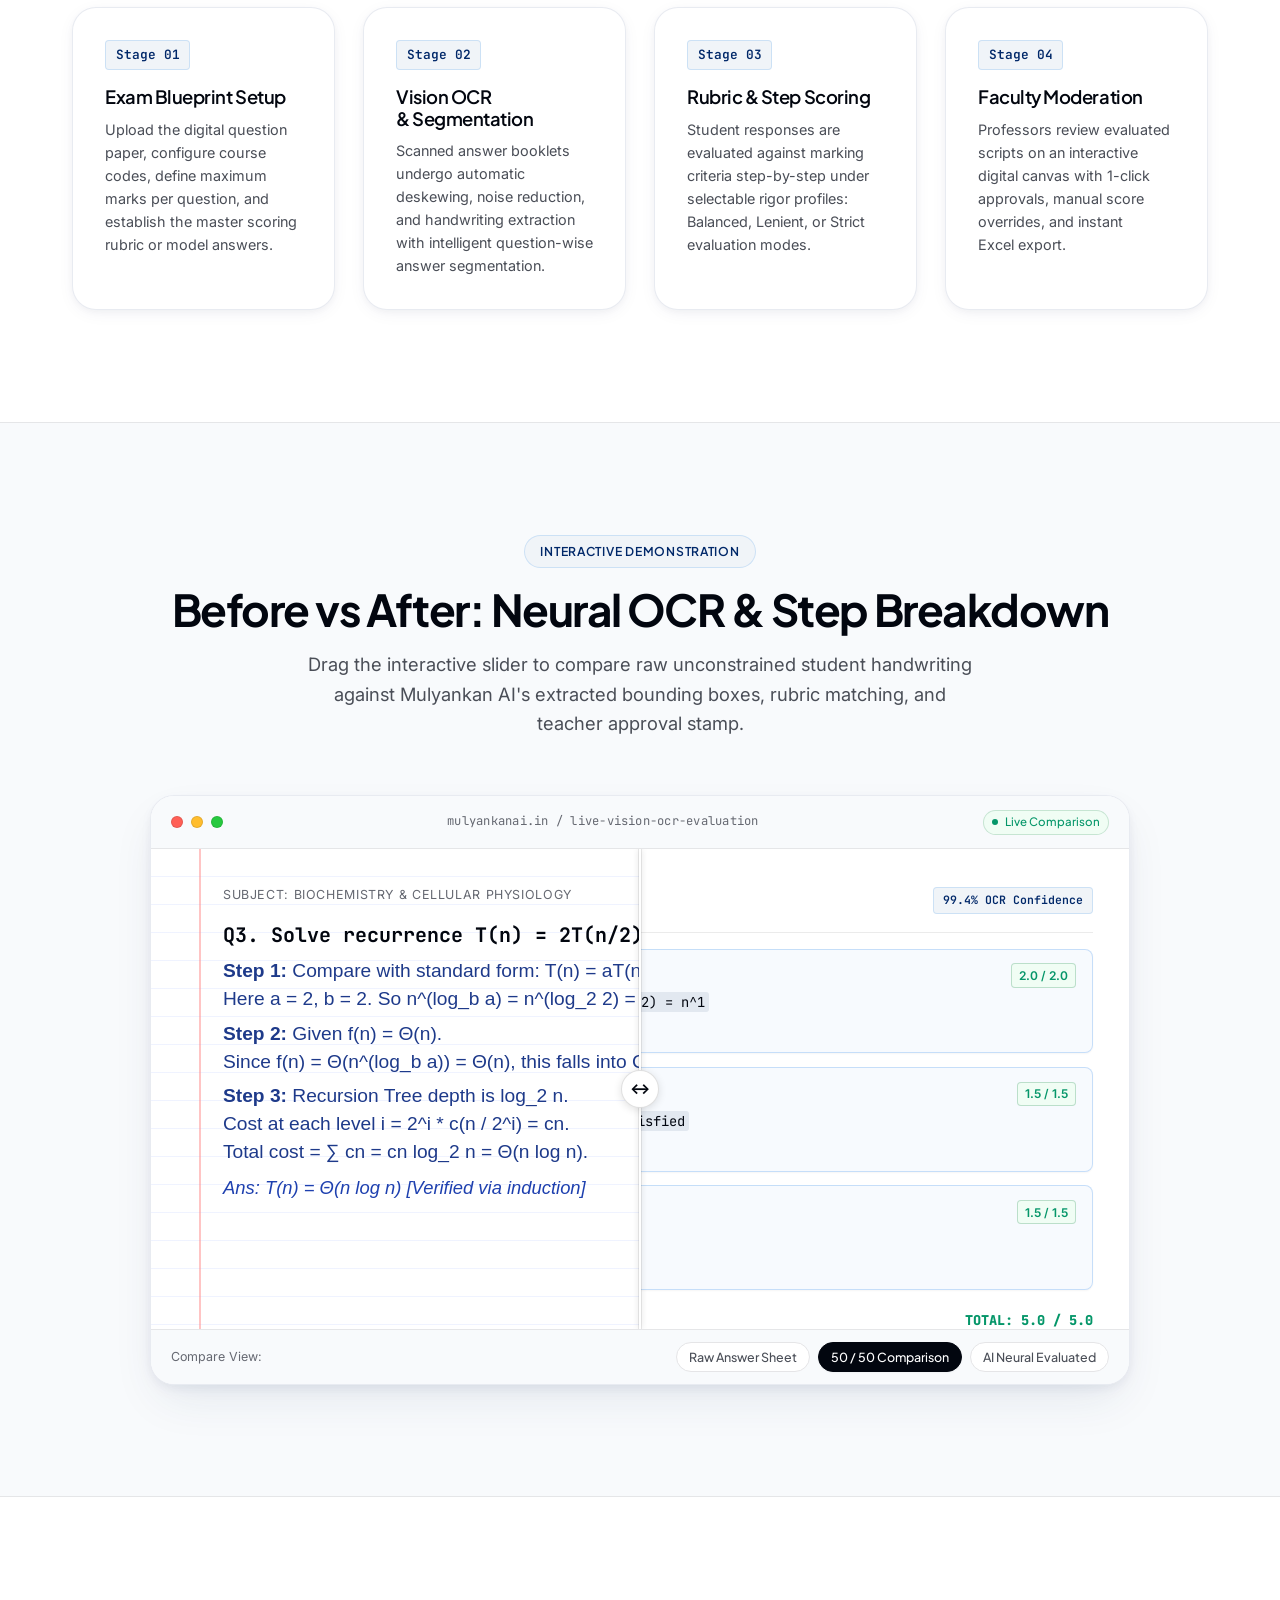
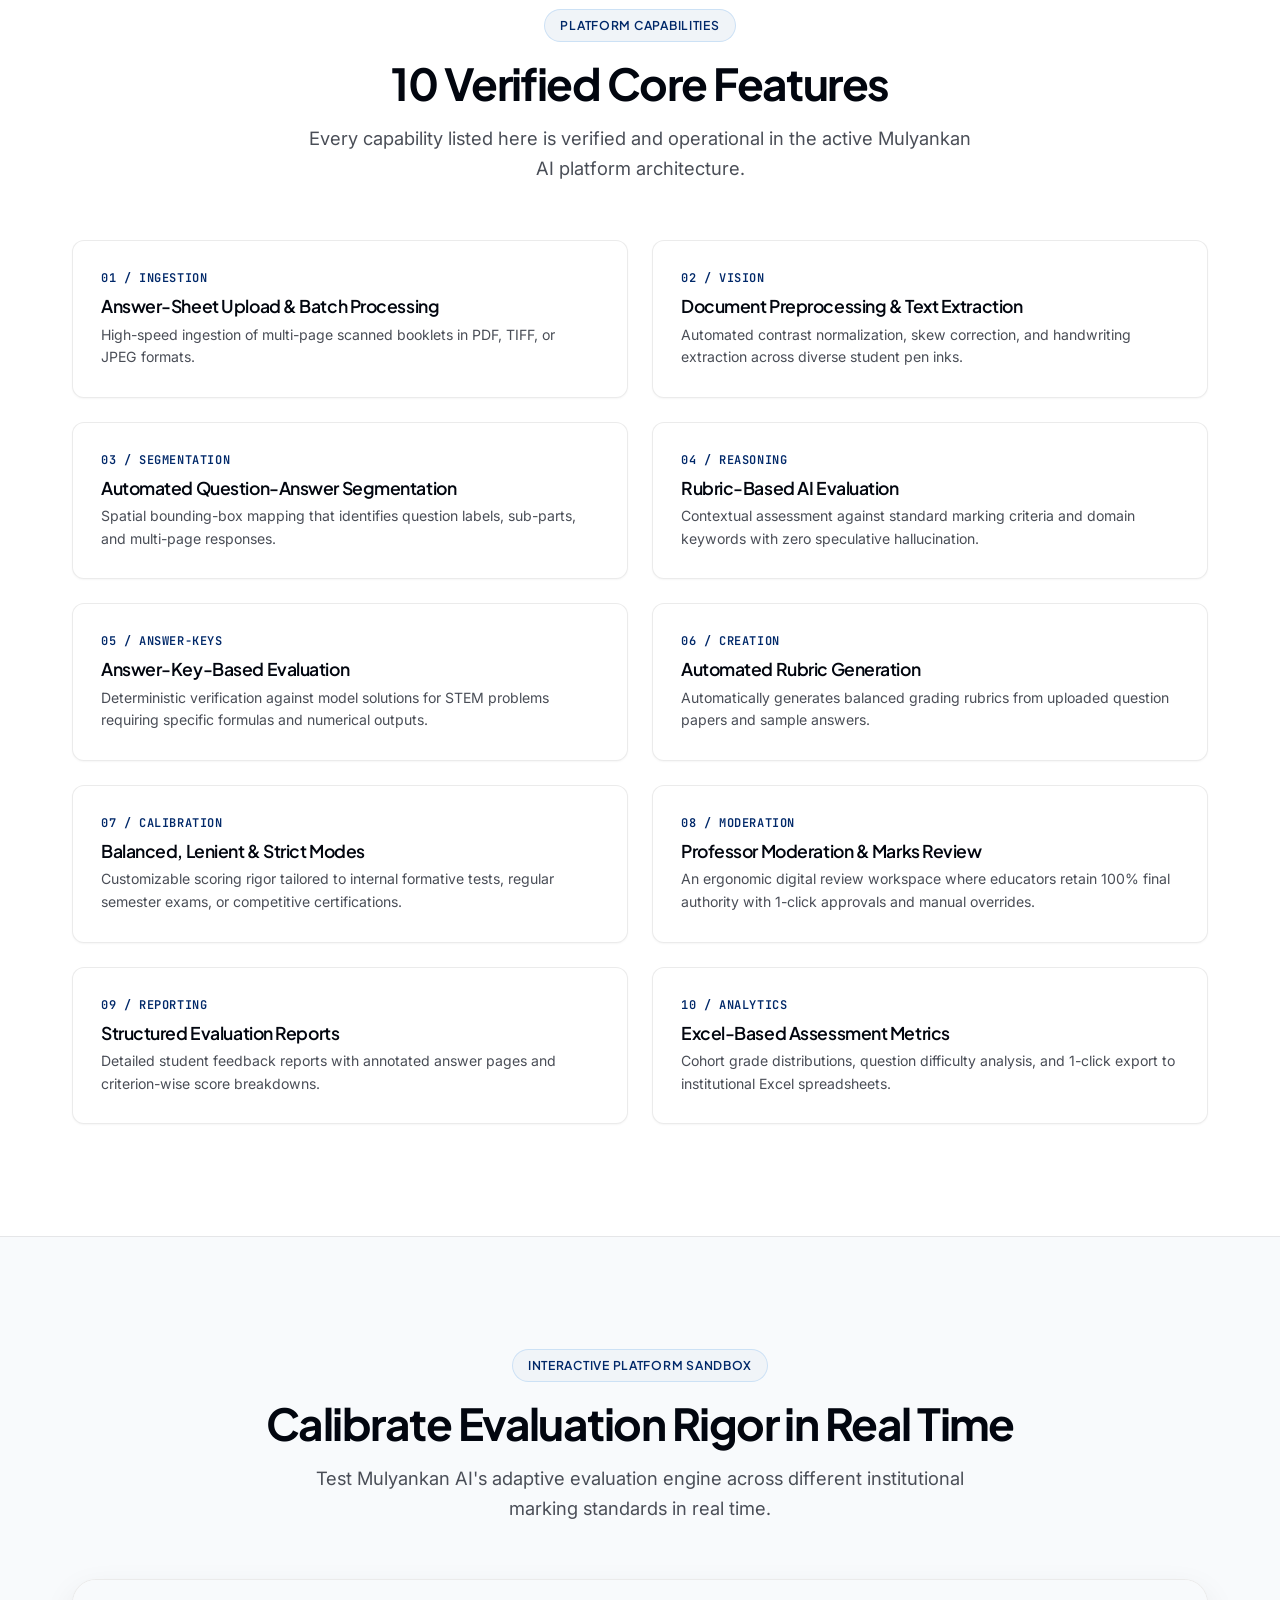
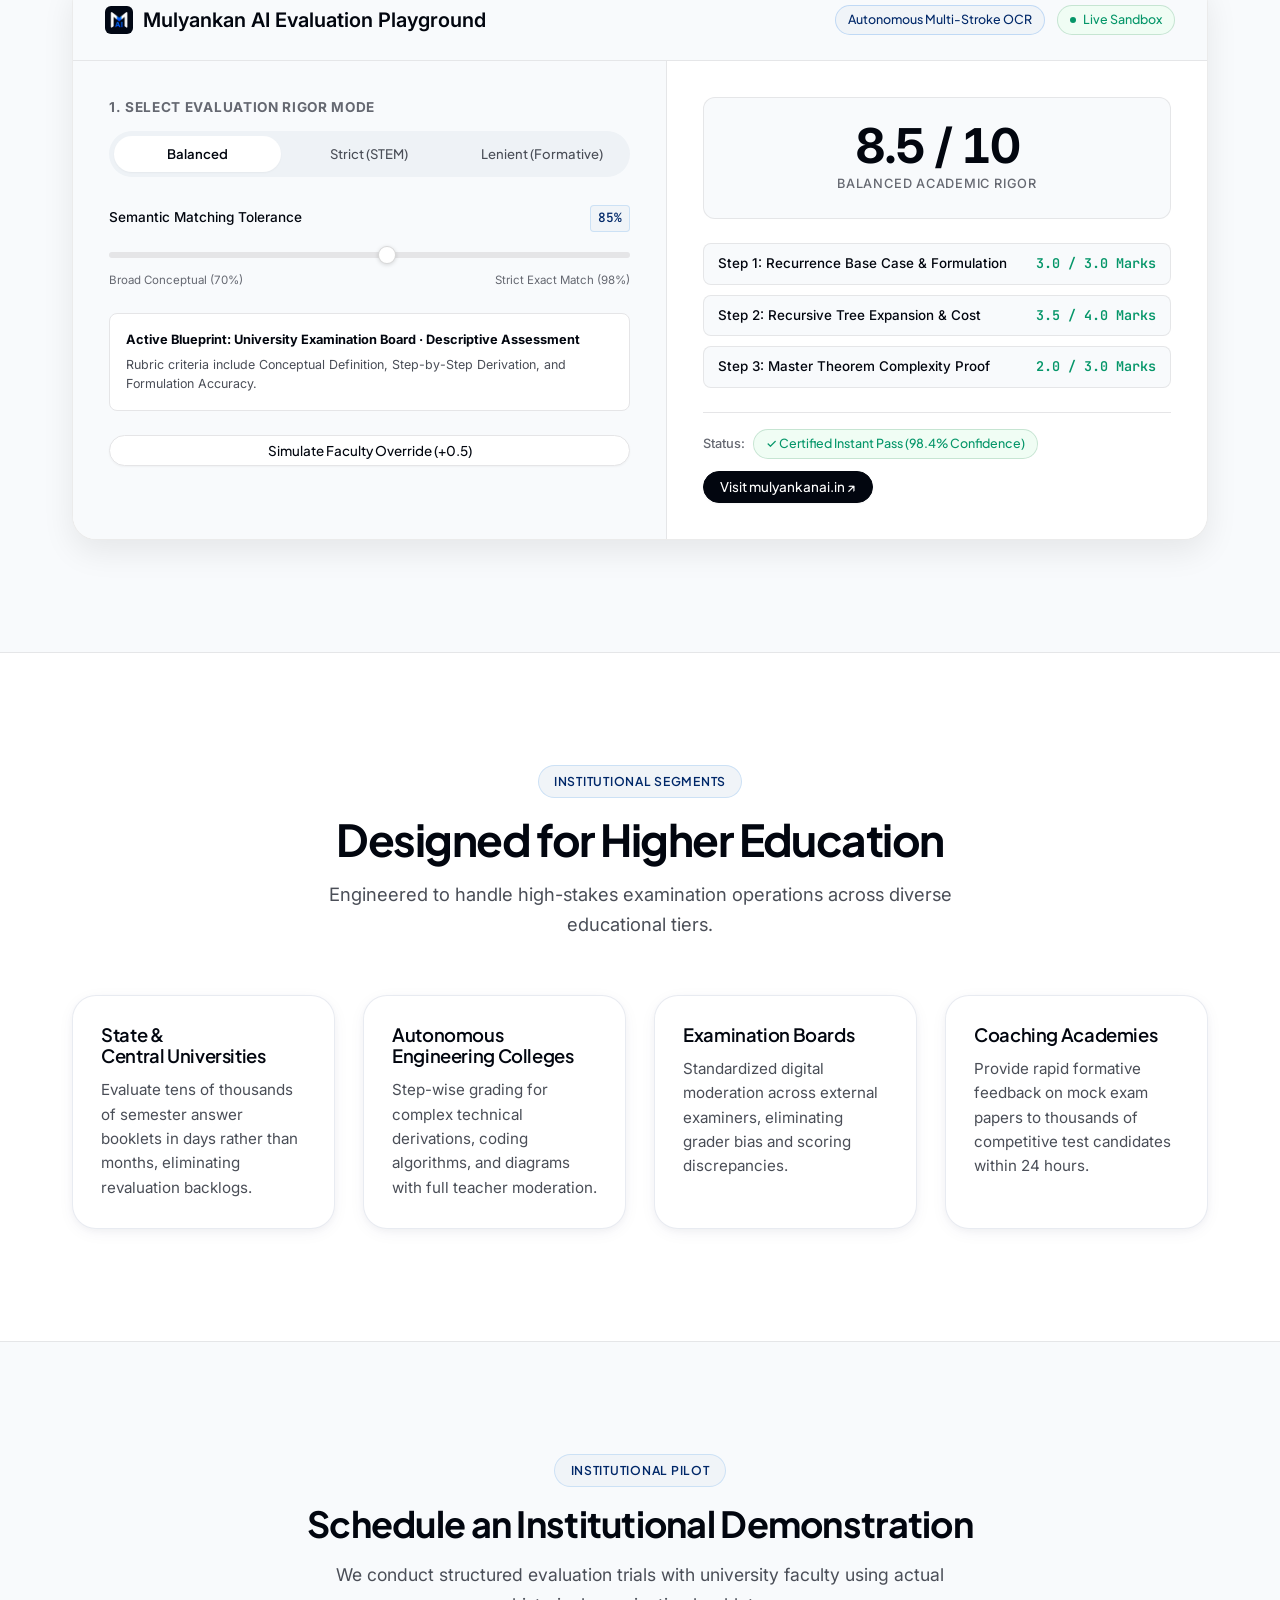
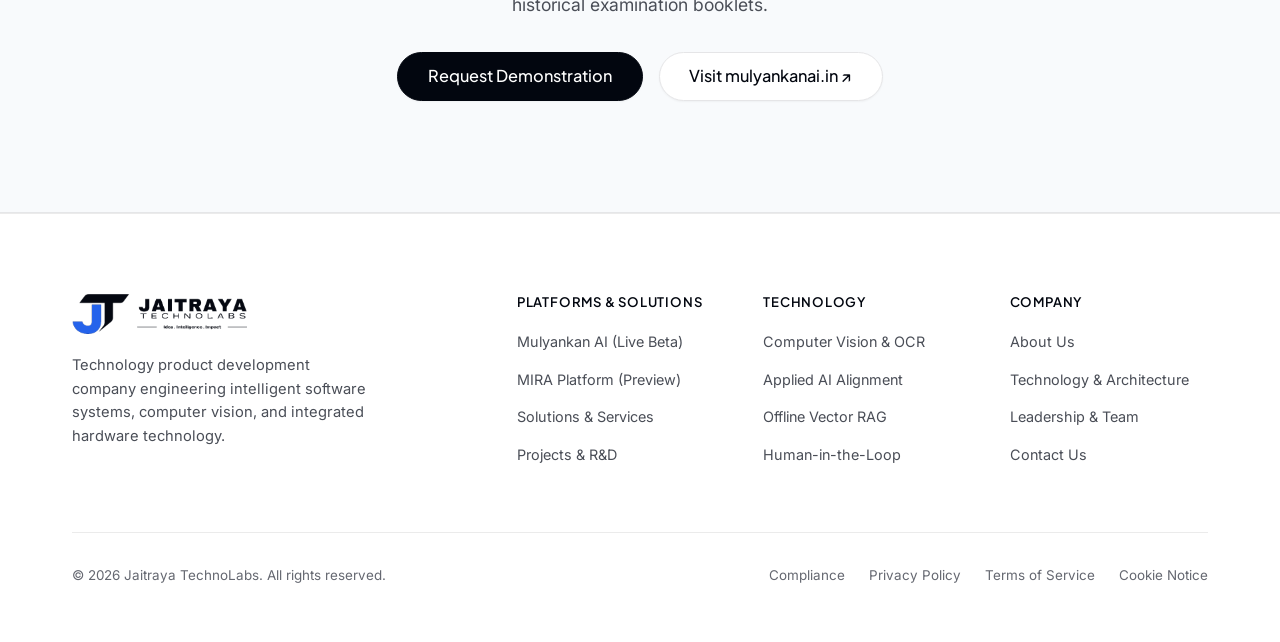
<file: mulyankan-ai.html>
<!DOCTYPE html>
<html lang="en">
<head>
  <meta charset="UTF-8">
  <meta name="viewport" content="width=device-width, initial-scale=1.0">
    <link rel="icon" type="image/svg+xml" href="favicon.svg">
  <link rel="icon" type="image/png" sizes="32x32" href="favicon-32x32.png">
  <link rel="icon" type="image/png" sizes="16x16" href="favicon-16x16.png">
  <link rel="apple-touch-icon" sizes="180x180" href="apple-touch-icon.png">
  <title>Mulyankan AI | Intelligent Descriptive Assessment Platform</title>
  <meta name="description" content="Mulyankan AI is an AI-powered academic evaluation system for handwritten descriptive exams featuring teacher-in-the-loop moderation and rubric-based scoring.">
  
  <link rel="stylesheet" href="assets/css/variables.css">
  <link rel="stylesheet" href="assets/css/base.css">
  <link rel="stylesheet" href="assets/css/components.css">
  <link rel="stylesheet" href="assets/css/pages.css">
</head>
<body>

  <!-- Top Fixed Scroll Progress Bar -->
  <div id="scroll-progress" aria-hidden="true"></div>

  <!-- Frosted Glass Header -->
  <header class="site-header">
    <div class="container header-container">
      <a href="index.html" class="brand-link" aria-label="Jaitraya Technolabs Home">
        <img src="assets/images/logos/jaitraya-logo-light.png" alt="Jaitraya Technolabs" class="brand-logo-img">
      </a>

      <!-- Desktop Navigation -->
      <nav class="desktop-nav" aria-label="Main Navigation">
        <div class="nav-links">
          <a href="index.html" class="nav-link">Home</a>
          <a href="solutions.html" class="nav-link">Solutions</a>
          <div class="nav-item-dropdown">
            <a href="products.html" class="nav-link active">Products</a>
            <div class="nav-dropdown-menu">
              <a href="mulyankan-ai.html" class="dropdown-item" style="background-color: var(--color-brand-light);">
                <img src="assets/images/logos/mulyankan-icon.png" alt="Mulyankan AI" style="width: 28px; height: 28px; border-radius: 6px;">
                <div>
                  <div class="dropdown-item-title" style="color: var(--color-brand);">Mulyankan AI <span class="badge badge-active" style="font-size: 0.68rem; padding: 0.1rem 0.4rem;">Live Beta</span></div>
                  <div class="dropdown-item-desc">Descriptive Exam Evaluation Platform</div>
                </div>
              </a>
              <a href="mira.html" class="dropdown-item">
                <img src="assets/images/logos/mira-icon.svg" alt="MIRA" style="width: 28px; height: 28px; border-radius: 6px;">
                <div>
                  <div class="dropdown-item-title" style="color: var(--color-mira);">MIRA <span class="badge badge-mira" style="font-size: 0.68rem; padding: 0.1rem 0.4rem;">Preview</span></div>
                  <div class="dropdown-item-desc">Offline Multimodal Research Assistant</div>
                </div>
              </a>
              <a href="products.html" class="dropdown-item" style="border-top: 1px solid var(--color-border); margin-top: 0.25rem; padding-top: 0.5rem;">
                <span class="dropdown-item-title" style="color: var(--color-brand); font-size: 0.82rem;">Portfolio Overview &rarr;</span>
              </a>
            </div>
          </div>
          <a href="about.html" class="nav-link">About Us</a>
          <a href="contact.html" class="nav-link">Contact Us</a>
        </div>
      </nav>

      <div class="header-actions">
        <a href="https://mulyankanai.in/" target="_blank" rel="noopener noreferrer" class="btn btn-secondary btn-sm">
          Live Portal ↗
        </a>
        <a href="contact.html" class="btn btn-primary btn-sm">Contact Us</a>
        <button class="mobile-toggle" aria-label="Toggle navigation menu" aria-expanded="false">
          <svg viewBox="0 0 24 24" fill="none" stroke="currentColor" stroke-width="2" width="20" height="20">
            <line x1="3" y1="12" x2="21" y2="12"></line>
            <line x1="3" y1="6" x2="21" y2="6"></line>
            <line x1="3" y1="18" x2="21" y2="18"></line>
          </svg>
        </button>
      </div>
    </div>
  </header>

  <!-- Mobile Drawer -->
  <div class="mobile-drawer-overlay"></div>
  <aside class="mobile-drawer" aria-label="Mobile Navigation Drawer">
    <div>
      <div class="drawer-header">
        <img src="assets/images/logos/jaitraya-logo-light.png" alt="Jaitraya Technolabs" style="height: 34px; width: auto;">
        <button class="drawer-close" aria-label="Close menu">
          <svg width="22" height="22" viewBox="0 0 24 24" fill="none" stroke="currentColor" stroke-width="2">
            <line x1="18" y1="6" x2="6" y2="18"></line>
            <line x1="6" y1="6" x2="18" y2="18"></line>
          </svg>
        </button>
      </div>
      <nav class="drawer-nav">
        <a href="index.html" class="drawer-link">Home</a>
        <a href="solutions.html" class="drawer-link">Solutions</a>
        <a href="products.html" class="drawer-link active">Products</a>
        <a href="about.html" class="drawer-link">About Us</a>
        <a href="contact.html" class="drawer-link">Contact Us</a>
      </nav>
    </div>
    <div>
      <a href="contact.html" class="btn btn-primary" style="width: 100%;">Contact Us</a>
    </div>
  </aside>

  <main id="main-content">
    <!-- Mulyankan Hero -->
    <section class="section" style="padding-top: 5rem; padding-bottom: 3.5rem;">
      <div class="container container-narrow" data-reveal>
        <div class="mulyankan-header-block" style="display: flex; align-items: center; gap: 1.5rem; margin-bottom: 1.75rem;">
          <img src="assets/images/logos/mulyankan-icon.png" alt="Mulyankan AI" class="mulyankan-header-icon" style="width: 76px; height: 76px; border-radius: 18px; box-shadow: var(--shadow-md);">
          <div>
            <div style="display: flex; align-items: center; gap: 0.75rem; margin-bottom: 0.5rem;">
              <span class="badge badge-active">
                <span class="badge-dot"></span>
                Flagship Platform
              </span>
              <span style="font-size: 0.85rem; color: var(--color-text-muted); font-weight: 600;">Version 2.4 Live Beta</span>
            </div>
            <h1 style="font-size: clamp(2.25rem, 4.5vw, 3.5rem); font-weight: 800; letter-spacing: -0.035em; margin-bottom: 0.25rem; color: var(--color-text-primary);">
              Mulyankan AI
            </h1>
            <div style="font-size: 1.1rem; color: var(--color-brand); font-weight: 600;">
              Intelligent Handwritten Descriptive Assessment with Teacher-in-the-Loop
            </div>
          </div>
        </div>

        <p class="lead" style="margin-bottom: 2rem; font-size: 1.15rem; line-height: 1.7;">
          Mulyankan AI is an academic evaluation platform built for higher education institutions, universities, coaching academies, and examination boards. It automates answer-sheet OCR, question segmentation, and rubric-based assessment while placing final grading authority firmly in the hands of educators.
        </p>

        <div style="display: flex; gap: 1rem; flex-wrap: wrap;">
          <a href="https://mulyankanai.in/" target="_blank" rel="noopener noreferrer" class="btn btn-primary btn-lg">
            Visit Official Portal (mulyankanai.in) ↗
          </a>
          <a href="contact.html?product=mulyankan" class="btn btn-secondary btn-lg">
            Request Institutional Pilot
          </a>
        </div>
      </div>
    </section>

    <!-- The Problem & Solution -->
    <section class="section section-surface">
      <div class="container">
        <div class="section-header" data-reveal>
          <span class="section-label">Institutional Problem</span>
          <h2 class="section-title">The Bottleneck of Manual Examination Grading</h2>
          <p class="section-desc">
            Evaluating thousands of physical handwritten answer booklets is one of the most resource-intensive operational challenges in academia.
          </p>
        </div>

        <div class="grid-3" data-reveal data-reveal-delay="100">
          <div class="card card-hover glass-card">
            <h3 class="card-title">Grader Fatigue</h3>
            <p class="card-desc">
              Faculty spend hundreds of hours manually evaluating physical paper scripts, leading to cognitive fatigue, inconsistent marking over time, and weeks of reporting delay.
            </p>
          </div>

          <div class="card card-hover glass-card">
            <h3 class="card-title">Subjective Variance</h3>
            <p class="card-desc">
              Different examiners apply inconsistent standards across the same subject, making standardized institutional moderation difficult and driving high revaluation volumes.
            </p>
          </div>

          <div class="card card-hover glass-card">
            <h3 class="card-title">Physical Logistics</h3>
            <p class="card-desc">
              Physical transport, storage, and ledger entry of paper answer sheets introduce significant handling overhead, security concerns, and administration costs.
            </p>
          </div>
        </div>
      </div>
    </section>

    <!-- 4-Stage Workflow Progression -->
    <section class="section">
      <div class="container">
        <div class="section-header" data-reveal>
          <span class="section-label">Workflow Architecture</span>
          <h2 class="section-title">The 4-Stage Evaluation Process</h2>
          <p class="section-desc">
            How examination scripts move through Mulyankan AI from ingestion to certified grade release.
          </p>
        </div>

        <div class="grid-4" data-reveal data-reveal-delay="150">
          <div class="workflow-step-card">
            <div class="workflow-step-num">Stage 01</div>
            <h3 class="workflow-step-title">Exam Blueprint Setup</h3>
            <p class="workflow-step-desc">
              Upload the digital question paper, configure course codes, define maximum marks per question, and establish the master scoring rubric or model answers.
            </p>
          </div>

          <div class="workflow-step-card">
            <div class="workflow-step-num">Stage 02</div>
            <h3 class="workflow-step-title">Vision OCR &amp; Segmentation</h3>
            <p class="workflow-step-desc">
              Scanned answer booklets undergo automatic deskewing, noise reduction, and handwriting extraction with intelligent question-wise answer segmentation.
            </p>
          </div>

          <div class="workflow-step-card">
            <div class="workflow-step-num">Stage 03</div>
            <h3 class="workflow-step-title">Rubric &amp; Step Scoring</h3>
            <p class="workflow-step-desc">
              Student responses are evaluated against marking criteria step-by-step under selectable rigor profiles: Balanced, Lenient, or Strict evaluation modes.
            </p>
          </div>

          <div class="workflow-step-card">
            <div class="workflow-step-num">Stage 04</div>
            <h3 class="workflow-step-title">Faculty Moderation</h3>
            <p class="workflow-step-desc">
              Professors review evaluated scripts on an interactive digital canvas with 1-click approvals, manual score overrides, and instant Excel export.
            </p>
          </div>
        </div>
      </div>
    </section>

    <!-- Interactive Before/After Canvas Showcase -->
    <section class="section section-surface">
      <div class="container">
        <div class="section-header" data-reveal>
          <span class="section-label">Interactive Demonstration</span>
          <h2 class="section-title">Before vs After: Neural OCR &amp; Step Breakdown</h2>
          <p class="section-desc">
            Drag the interactive slider to compare raw unconstrained student handwriting against Mulyankan AI's extracted bounding boxes, rubric matching, and teacher approval stamp.
          </p>
        </div>

        <!-- Slider Component -->
        <div class="exam-showcase-frame" data-reveal data-reveal-delay="150" style="max-width: 980px; margin-left: auto; margin-right: auto;">
          <div class="exam-showcase-topbar">
            <div class="window-dots">
              <span class="window-dot dot-red"></span>
              <span class="window-dot dot-yellow"></span>
              <span class="window-dot dot-green"></span>
            </div>
            <div class="exam-showcase-meta">mulyankanai.in / live-vision-ocr-evaluation</div>
            <span class="badge badge-active" style="font-size: 0.72rem; padding: 0.15rem 0.5rem;">
              <span class="badge-dot"></span>
              Live Comparison
            </span>
          </div>

          <div class="exam-slider-container" style="--slider-pos: 50%;">
            <!-- Base Layer: Raw Handwritten Answer Script -->
            <div class="exam-pane-raw">
              <div class="paper-header">
                <span>Subject: Biochemistry &amp; Cellular Physiology</span>
                <span>Booklet ID: 2026-MED-4091</span>
              </div>
              <div class="script-content">
                <div class="q-title">Q3. Solve recurrence T(n) = 2T(n/2) + &Theta;(n)</div>
                <div class="math-block">
                  <strong>Step 1:</strong> Compare with standard form: T(n) = aT(n/b) + f(n)<br>
                  Here a = 2, b = 2. So n^(log_b a) = n^(log_2 2) = n^1 = n.
                </div>
                <div class="math-block">
                  <strong>Step 2:</strong> Given f(n) = &Theta;(n).<br>
                  Since f(n) = &Theta;(n^(log_b a)) = &Theta;(n), this falls into Case 2 of Master Theorem.
                </div>
                <div class="math-block">
                  <strong>Step 3:</strong> Recursion Tree depth is log_2 n.<br>
                  Cost at each level i = 2^i * c(n / 2^i) = cn.<br>
                  Total cost = &sum; cn = cn log_2 n = &Theta;(n log n).
                </div>
                <div class="student-note" style="margin-top: 0.5rem;">
                  Ans: T(n) = &Theta;(n log n) [Verified via induction]
                </div>
              </div>
            </div>

            <!-- Overlay Layer: Mulyankan AI Neural Segmented & Evaluated View -->
            <div class="exam-pane-ai" style="clip-path: inset(0 0 0 50%);">
              <div class="ai-header">
                <div style="display: flex; align-items: center; gap: 0.6rem;">
                  <img src="assets/images/logos/mulyankan-icon.png" alt="Mulyankan AI" style="width: 28px; height: 28px; border-radius: 6px;">
                  <div>
                    <div style="font-size: 0.82rem; font-weight: 700; color: var(--color-text-primary);">Mulyankan AI Neural Engine</div>
                    <div style="font-size: 0.68rem; color: var(--color-text-muted);">Vision OCR &bull; Spatial Segmentation</div>
                  </div>
                </div>
                <span class="ai-engine-badge">99.4% OCR Confidence</span>
              </div>

              <!-- Segment 1 -->
              <div class="ai-segment-box">
                <div class="ai-segment-meta">
                  <span class="ai-step-name">SEGMENT 1 &bull; RECURRENCE IDENTIFICATION</span>
                  <span class="ai-step-score">2.0 / 2.0</span>
                </div>
                <div class="ai-ocr-extracted-text">
                  Extracted: <code style="font-family: var(--font-mono); background: #E2E8F0; padding: 1px 4px; border-radius: 3px;">T(n) = 2T(n/2) + &Theta;(n) &rArr; a=2, b=2 &rArr; n^(log_2 2) = n^1</code>
                </div>
                <div class="ai-confidence-pill">&bull; Mathematical AST verified against master rubric</div>
              </div>

              <!-- Segment 2 -->
              <div class="ai-segment-box">
                <div class="ai-segment-meta">
                  <span class="ai-step-name">SEGMENT 2 &bull; MASTER THEOREM CASE 2</span>
                  <span class="ai-step-score">1.5 / 1.5</span>
                </div>
                <div class="ai-ocr-extracted-text">
                  Extracted: <code style="font-family: var(--font-mono); background: #E2E8F0; padding: 1px 4px; border-radius: 3px;">f(n) = &Theta;(n^(log_b a)) &rArr; Case 2 condition satisfied</code>
                </div>
                <div class="ai-confidence-pill">&bull; Asymptotic condition match: 100%</div>
              </div>

              <!-- Segment 3 & Final Proof -->
              <div class="ai-segment-box" style="margin-bottom: 0.5rem;">
                <div class="ai-segment-meta">
                  <span class="ai-step-name">SEGMENT 3 &bull; RECURSION TREE PROOF</span>
                  <span class="ai-step-score">1.5 / 1.5</span>
                </div>
                <div class="ai-ocr-extracted-text">
                  Extracted: <code style="font-family: var(--font-mono); background: #E2E8F0; padding: 1px 4px; border-radius: 3px;">Depth = log_2 n &rArr; Total Cost = &Theta;(n log n)</code>
                </div>
                <div class="ai-confidence-pill">&bull; Closed-form solution verified against answer key</div>
              </div>

              <!-- Official Moderation Seal -->
              <div style="display: flex; justify-content: space-between; align-items: center; margin-top: 0.5rem;">
                <div class="faculty-stamp">
                  <svg width="14" height="14" viewBox="0 0 24 24" fill="none" stroke="currentColor" stroke-width="2.5"><polyline points="20 6 9 17 4 12"></polyline></svg>
                  FACULTY MODERATION APPROVED &bull; Dr. A. Verma
                </div>
                <div style="font-family: var(--font-mono); font-size: 0.85rem; font-weight: 800; color: #059669;">
                  TOTAL: 5.0 / 5.0
                </div>
              </div>
            </div>

            <!-- Draggable Divider Line & Button -->
            <div class="exam-slider-handle" style="left: 50%;">
              <div class="exam-slider-button" aria-hidden="true">&harr;</div>
            </div>
          </div>

          <!-- Bottom Preset Controls -->
          <div class="exam-preset-bar">
            <span style="color: var(--color-text-muted); font-size: 0.78rem;">Compare View:</span>
            <div class="preset-buttons">
              <button class="preset-btn" data-preset-pos="100">Raw Answer Sheet</button>
              <button class="preset-btn active" data-preset-pos="50">50 / 50 Comparison</button>
              <button class="preset-btn" data-preset-pos="0">AI Neural Evaluated</button>
            </div>
          </div>
        </div>
      </div>
    </section>

    <!-- 10 Verified Core Capabilities -->
    <section class="section">
      <div class="container">
        <div class="section-header" data-reveal>
          <span class="section-label">Platform Capabilities</span>
          <h2 class="section-title">10 Verified Core Features</h2>
          <p class="section-desc">
            Every capability listed here is verified and operational in the active Mulyankan AI platform architecture.
          </p>
        </div>

        <div class="capability-list" data-reveal data-reveal-delay="150">
          <div class="capability-item">
            <div class="capability-num">01 / INGESTION</div>
            <h3 class="capability-title">Answer-Sheet Upload &amp; Batch Processing</h3>
            <p class="capability-desc">High-speed ingestion of multi-page scanned booklets in PDF, TIFF, or JPEG formats.</p>
          </div>

          <div class="capability-item">
            <div class="capability-num">02 / VISION</div>
            <h3 class="capability-title">Document Preprocessing &amp; Text Extraction</h3>
            <p class="capability-desc">Automated contrast normalization, skew correction, and handwriting extraction across diverse student pen inks.</p>
          </div>

          <div class="capability-item">
            <div class="capability-num">03 / SEGMENTATION</div>
            <h3 class="capability-title">Automated Question-Answer Segmentation</h3>
            <p class="capability-desc">Spatial bounding-box mapping that identifies question labels, sub-parts, and multi-page responses.</p>
          </div>

          <div class="capability-item">
            <div class="capability-num">04 / REASONING</div>
            <h3 class="capability-title">Rubric-Based AI Evaluation</h3>
            <p class="capability-desc">Contextual assessment against standard marking criteria and domain keywords with zero speculative hallucination.</p>
          </div>

          <div class="capability-item">
            <div class="capability-num">05 / ANSWER-KEYS</div>
            <h3 class="capability-title">Answer-Key-Based Evaluation</h3>
            <p class="capability-desc">Deterministic verification against model solutions for STEM problems requiring specific formulas and numerical outputs.</p>
          </div>

          <div class="capability-item">
            <div class="capability-num">06 / CREATION</div>
            <h3 class="capability-title">Automated Rubric Generation</h3>
            <p class="capability-desc">Automatically generates balanced grading rubrics from uploaded question papers and sample answers.</p>
          </div>

          <div class="capability-item">
            <div class="capability-num">07 / CALIBRATION</div>
            <h3 class="capability-title">Balanced, Lenient &amp; Strict Modes</h3>
            <p class="capability-desc">Customizable scoring rigor tailored to internal formative tests, regular semester exams, or competitive certifications.</p>
          </div>

          <div class="capability-item">
            <div class="capability-num">08 / MODERATION</div>
            <h3 class="capability-title">Professor Moderation &amp; Marks Review</h3>
            <p class="capability-desc">An ergonomic digital review workspace where educators retain 100% final authority with 1-click approvals and manual overrides.</p>
          </div>

          <div class="capability-item">
            <div class="capability-num">09 / REPORTING</div>
            <h3 class="capability-title">Structured Evaluation Reports</h3>
            <p class="capability-desc">Detailed student feedback reports with annotated answer pages and criterion-wise score breakdowns.</p>
          </div>

          <div class="capability-item">
            <div class="capability-num">10 / ANALYTICS</div>
            <h3 class="capability-title">Excel-Based Assessment Metrics</h3>
            <p class="capability-desc">Cohort grade distributions, question difficulty analysis, and 1-click export to institutional Excel spreadsheets.</p>
          </div>
        </div>
      </div>
    </section>

    <!-- Interactive Rubric & Rigor Playground -->
    <section class="section section-surface" id="evaluation-playground">
      <div class="container">
        <div class="section-header" data-reveal>
          <span class="section-label">Interactive Platform Sandbox</span>
          <h2 class="section-title">Calibrate Evaluation Rigor in Real Time</h2>
          <p class="section-desc">
            Test Mulyankan AI's adaptive evaluation engine across different institutional marking standards in real time.
          </p>
        </div>

        <div class="playground-container" data-reveal data-reveal-delay="150">
          <div class="playground-header">
            <div class="playground-title">
              <img src="assets/images/logos/mulyankan-icon.png" alt="Mulyankan AI" style="width: 28px; height: 28px; border-radius: 6px;">
              <span>Mulyankan AI Evaluation Playground</span>
            </div>
            <div style="display: flex; align-items: center; gap: 0.75rem;">
              <span class="badge badge-brand">Autonomous Multi-Stroke OCR</span>
              <span class="badge badge-active"><span class="badge-dot"></span> Live Sandbox</span>
            </div>
          </div>

          <div class="playground-body">
            <!-- Controls Column -->
            <div class="playground-controls">
              <div style="font-size: 0.85rem; font-weight: 700; text-transform: uppercase; letter-spacing: 0.05em; color: var(--color-text-muted); margin-bottom: 0.75rem;">
                1. Select Evaluation Rigor Mode
              </div>
              <div class="rigor-toggle-group">
                <button class="rigor-btn active" data-rigor="balanced">Balanced</button>
                <button class="rigor-btn" data-rigor="strict">Strict (STEM)</button>
                <button class="rigor-btn" data-rigor="lenient">Lenient (Formative)</button>
              </div>

              <div class="slider-group">
                <div class="slider-label-row">
                  <span>Semantic Matching Tolerance</span>
                  <span class="slider-val-tag" id="semantic-val-tag">85%</span>
                </div>
                <input type="range" min="70" max="98" value="85" class="range-input" id="semantic-tolerance-slider" aria-label="Semantic Matching Tolerance Slider">
                <div style="display: flex; justify-content: space-between; font-size: 0.72rem; color: var(--color-text-muted); margin-top: 0.35rem;">
                  <span>Broad Conceptual (70%)</span>
                  <span>Strict Exact Match (98%)</span>
                </div>
              </div>

              <div style="background: #FFFFFF; border: 1px solid var(--color-border); border-radius: var(--radius-sm); padding: 1rem; margin-bottom: 1.5rem;">
                <div style="font-size: 0.8rem; font-weight: 700; color: var(--color-text-primary); margin-bottom: 0.35rem;">
                  Active Blueprint: University Examination Board &middot; Descriptive Assessment
                </div>
                <div style="font-size: 0.78rem; color: var(--color-text-secondary); line-height: 1.5;">
                  Rubric criteria include Conceptual Definition, Step-by-Step Derivation, and Formulation Accuracy.
                </div>
              </div>

              <div style="display: flex; gap: 0.75rem;">
                <button type="button" class="btn btn-secondary btn-sm" id="teacher-override-btn" style="flex: 1;">
                  Simulate Faculty Override (+0.5)
                </button>
              </div>
            </div>

            <!-- Preview & Metrics Column -->
            <div class="playground-preview">
              <div>
                <div class="score-display-card">
                  <div class="score-number-hero" id="playground-score-hero">8.5 / 10</div>
                  <div class="score-mode-label" id="playground-score-mode-label">Balanced Academic Rigor</div>
                </div>

                <div class="rubric-step-list">
                  <div class="rubric-step-row">
                    <span class="rubric-step-title">Step 1: Recurrence Base Case &amp; Formulation</span>
                    <span class="rubric-step-score-badge" id="step1-score">3.0 / 3.0 Marks</span>
                  </div>
                  <div class="rubric-step-row">
                    <span class="rubric-step-title">Step 2: Recursive Tree Expansion &amp; Cost</span>
                    <span class="rubric-step-score-badge" id="step2-score">3.5 / 4.0 Marks</span>
                  </div>
                  <div class="rubric-step-row">
                    <span class="rubric-step-title">Step 3: Master Theorem Complexity Proof</span>
                    <span class="rubric-step-score-badge" id="step3-score">2.0 / 3.0 Marks</span>
                  </div>
                </div>
              </div>

              <div style="display: flex; align-items: center; justify-content: space-between; padding-top: 1rem; border-top: 1px solid var(--color-border); flex-wrap: wrap; gap: 0.75rem;">
                <div style="display: flex; align-items: center; gap: 0.5rem;">
                  <span style="font-size: 0.8rem; color: var(--color-text-muted); font-weight: 500;">Status:</span>
                  <span class="badge badge-active" id="playground-audit-status">&check; Certified Instant Pass (98.4% Confidence)</span>
                </div>
                <a href="https://mulyankanai.in/" target="_blank" rel="noopener noreferrer" class="btn btn-primary btn-sm">Visit mulyankanai.in ↗</a>
              </div>
            </div>
          </div>
        </div>
      </div>
    </section>

    <!-- Institutional Segments -->
    <section class="section">
      <div class="container">
        <div class="section-header" data-reveal>
          <span class="section-label">Institutional Segments</span>
          <h2 class="section-title">Designed for Higher Education</h2>
          <p class="section-desc">
            Engineered to handle high-stakes examination operations across diverse educational tiers.
          </p>
        </div>

        <div class="grid-4" data-reveal data-reveal-delay="150">
          <div class="card card-hover glass-card" style="padding: 1.75rem;">
            <h3 class="card-title" style="font-size: 1.15rem;">State &amp; Central Universities</h3>
            <p class="card-desc">Evaluate tens of thousands of semester answer booklets in days rather than months, eliminating revaluation backlogs.</p>
          </div>

          <div class="card card-hover glass-card" style="padding: 1.75rem;">
            <h3 class="card-title" style="font-size: 1.15rem;">Autonomous Engineering Colleges</h3>
            <p class="card-desc">Step-wise grading for complex technical derivations, coding algorithms, and diagrams with full teacher moderation.</p>
          </div>

          <div class="card card-hover glass-card" style="padding: 1.75rem;">
            <h3 class="card-title" style="font-size: 1.15rem;">Examination Boards</h3>
            <p class="card-desc">Standardized digital moderation across external examiners, eliminating grader bias and scoring discrepancies.</p>
          </div>

          <div class="card card-hover glass-card" style="padding: 1.75rem;">
            <h3 class="card-title" style="font-size: 1.15rem;">Coaching Academies</h3>
            <p class="card-desc">Provide rapid formative feedback on mock exam papers to thousands of competitive test candidates within 24 hours.</p>
          </div>
        </div>
      </div>
    </section>

    <!-- Demo CTA -->
    <section class="section section-surface" style="text-align: center;">
      <div class="container container-narrow" data-reveal>
        <span class="section-label">Institutional Pilot</span>
        <h2 style="font-size: 2.25rem; margin-bottom: 1rem; color: var(--color-text-primary); font-weight: 700; letter-spacing: -0.02em;">
          Schedule an Institutional Demonstration
        </h2>
        <p style="font-size: 1.1rem; color: var(--color-text-secondary); margin-bottom: 2rem; margin-left: auto; margin-right: auto; max-width: 640px; line-height: 1.7;">
          We conduct structured evaluation trials with university faculty using actual historical examination booklets.
        </p>
        <div style="display: flex; justify-content: center; gap: 1rem; flex-wrap: wrap;">
          <a href="contact.html?product=mulyankan" class="btn btn-primary btn-lg">Request Demonstration</a>
          <a href="https://mulyankanai.in/" target="_blank" rel="noopener noreferrer" class="btn btn-secondary btn-lg">Visit mulyankanai.in ↗</a>
        </div>
      </div>
    </section>
  </main>

  <!-- Site Footer -->
  <footer class="site-footer">
    <div class="container">
      <div class="footer-top">
        <div>
          <a href="index.html" class="brand-link" aria-label="Jaitraya TechnoLabs Home">
            <img src="assets/images/logos/jaitraya-logo-light.png" alt="Jaitraya TechnoLabs" class="brand-logo-img">
          </a>
          <p class="footer-brand-desc">
            Technology product development company engineering intelligent software systems, computer vision, and integrated hardware technology.
          </p>
        </div>

        <div>
          <h4 class="footer-col-title">Platforms &amp; Solutions</h4>
          <ul class="footer-links">
            <li><a href="mulyankan-ai.html" class="footer-link">Mulyankan AI (Live Beta)</a></li>
            <li><a href="mira.html" class="footer-link">MIRA Platform (Preview)</a></li>
            <li><a href="solutions.html" class="footer-link">Solutions &amp; Services</a></li>
            <li><a href="projects.html" class="footer-link">Projects &amp; R&amp;D</a></li>
          </ul>
        </div>

        <div>
          <h4 class="footer-col-title">Technology</h4>
          <ul class="footer-links">
            <li><a href="technology.html#computer-vision" class="footer-link">Computer Vision &amp; OCR</a></li>
            <li><a href="technology.html#applied-ai" class="footer-link">Applied AI Alignment</a></li>
            <li><a href="technology.html#vector-rag" class="footer-link">Offline Vector RAG</a></li>
            <li><a href="technology.html#human-in-loop" class="footer-link">Human-in-the-Loop</a></li>
          </ul>
        </div>

        <div>
          <h4 class="footer-col-title">Company</h4>
          <ul class="footer-links">
            <li><a href="about.html" class="footer-link">About Us</a></li>
            <li><a href="technology.html" class="footer-link">Technology &amp; Architecture</a></li>
            <li><a href="about.html#team" class="footer-link">Leadership &amp; Team</a></li>
            <li><a href="contact.html" class="footer-link">Contact Us</a></li>
          </ul>
        </div>
      </div>

      <div class="footer-bottom">
        <div>&copy; 2026 Jaitraya TechnoLabs. All rights reserved.</div>
        <div class="footer-legal-links">
          <a href="legal/compliance.html" class="footer-legal-link">Compliance</a>
          <a href="legal/privacy.html" class="footer-legal-link">Privacy Policy</a>
          <a href="legal/terms.html" class="footer-legal-link">Terms of Service</a>
          <a href="legal/cookies.html" class="footer-legal-link">Cookie Notice</a>
        </div>
      </div>
    </div>
  </footer>

  <script src="assets/js/main.js"></script>
</body>
</html>
</file>
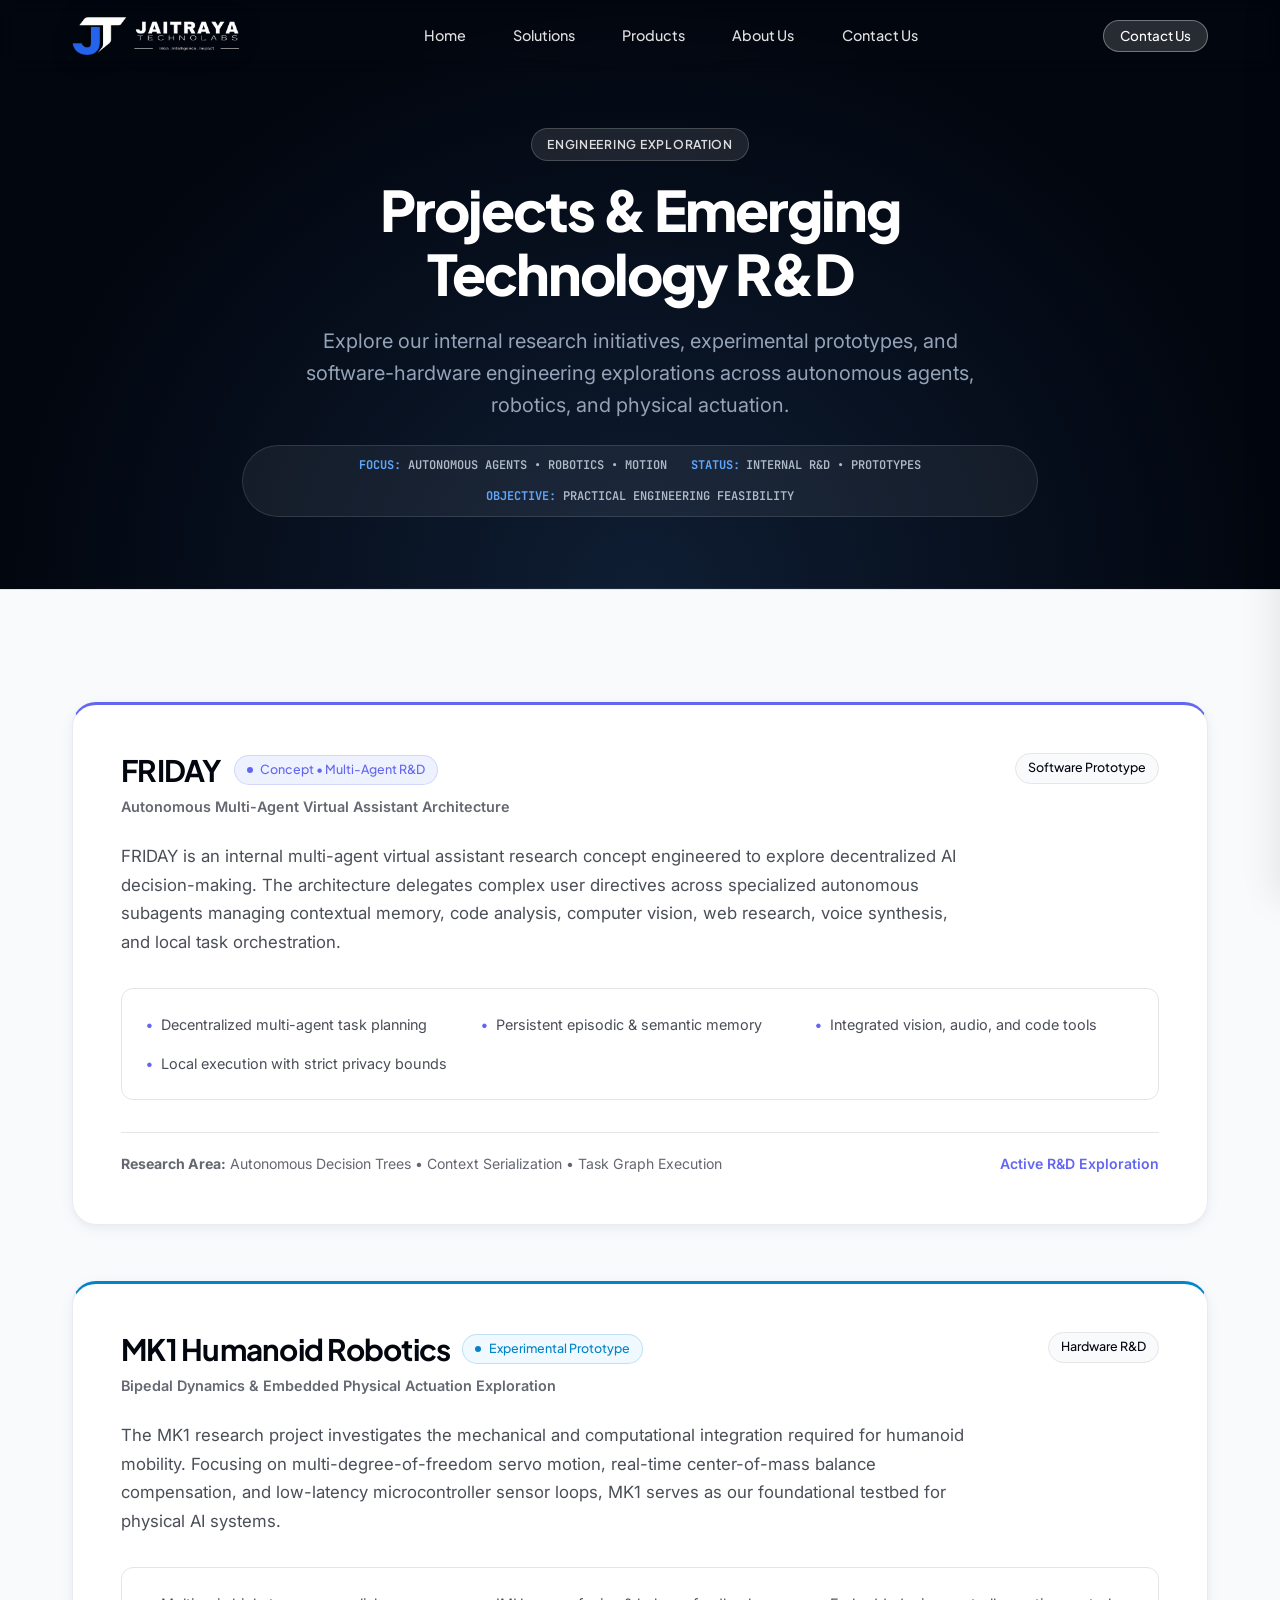
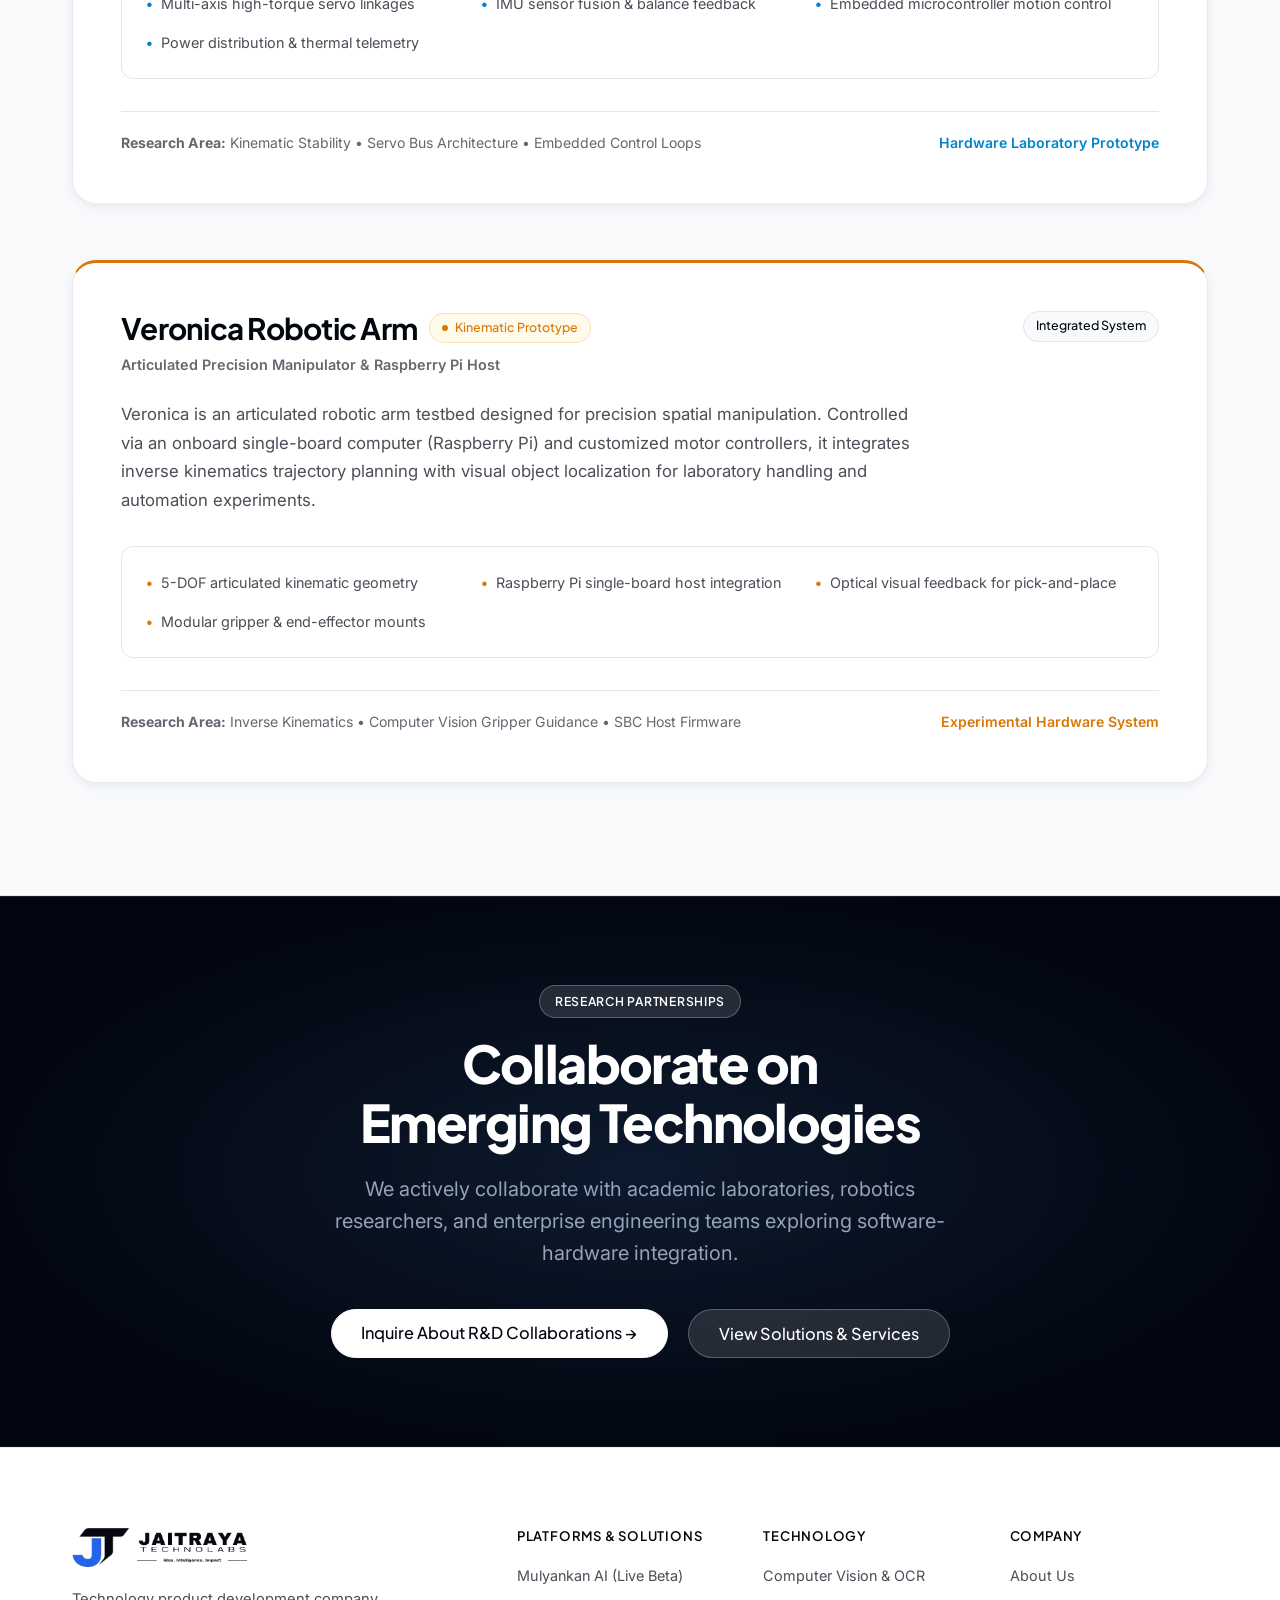
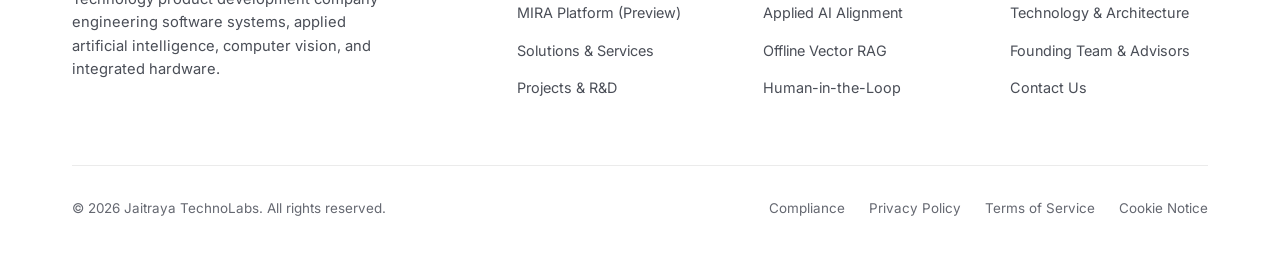
<file: projects.html>
<!DOCTYPE html>
<html lang="en">
<head>
  <meta charset="UTF-8">
  <meta name="viewport" content="width=device-width, initial-scale=1.0">
    <link rel="icon" type="image/svg+xml" href="favicon.svg">
  <link rel="icon" type="image/png" sizes="32x32" href="favicon-32x32.png">
  <link rel="icon" type="image/png" sizes="16x16" href="favicon-16x16.png">
  <link rel="apple-touch-icon" sizes="180x180" href="apple-touch-icon.png">
  <title>Projects &amp; R&amp;D | Jaitraya TechnoLabs</title>
  <meta name="description" content="Explore research and engineering prototypes at Jaitraya TechnoLabs, including FRIDAY multi-agent assistant, MK1 humanoid robotics, and the Veronica robotic arm.">
  
  <link rel="stylesheet" href="assets/css/variables.css">
  <link rel="stylesheet" href="assets/css/base.css">
  <link rel="stylesheet" href="assets/css/components.css">
  <link rel="stylesheet" href="assets/css/pages.css">
</head>
<body>

  <!-- Top Fixed Scroll Progress Bar -->
  <div id="scroll-progress" aria-hidden="true"></div>

  <!-- Header -->
  <header class="site-header header-hero-overlay">
    <div class="container header-container">
      <a href="index.html" class="brand-link" aria-label="Jaitraya TechnoLabs Home">
        <img src="assets/images/logos/jaitraya-logo-light.png" alt="Jaitraya TechnoLabs" class="brand-logo-img">
      </a>

      <!-- Desktop Navigation -->
      <nav class="desktop-nav" aria-label="Main Navigation">
        <div class="nav-links">
          <a href="index.html" class="nav-link">Home</a>
          <a href="solutions.html" class="nav-link">Solutions</a>
          <div class="nav-item-dropdown">
            <a href="products.html" class="nav-link">Products</a>
            <div class="nav-dropdown-menu">
              <a href="mulyankan-ai.html" class="dropdown-item">
                <img src="assets/images/logos/mulyankan-icon.png" alt="Mulyankan AI" style="width: 28px; height: 28px; border-radius: 6px;">
                <div>
                  <div class="dropdown-item-title">Mulyankan AI <span class="badge badge-active" style="font-size: 0.68rem; padding: 0.1rem 0.4rem;">Live Beta</span></div>
                  <div class="dropdown-item-desc">Descriptive Exam Evaluation Platform</div>
                </div>
              </a>
              <a href="mira.html" class="dropdown-item">
                <img src="assets/images/logos/mira-icon.svg" alt="MIRA" style="width: 28px; height: 28px; border-radius: 6px;">
                <div>
                  <div class="dropdown-item-title" style="color: var(--color-mira);">MIRA <span class="badge badge-mira" style="font-size: 0.68rem; padding: 0.1rem 0.4rem;">Preview</span></div>
                  <div class="dropdown-item-desc">Offline Multimodal Research Assistant</div>
                </div>
              </a>
              <a href="products.html" class="dropdown-item" style="border-top: 1px solid var(--color-border); margin-top: 0.25rem; padding-top: 0.5rem;">
                <span class="dropdown-item-title" style="color: var(--color-brand); font-size: 0.82rem;">Portfolio Overview &rarr;</span>
              </a>
            </div>
          </div>
          <a href="about.html" class="nav-link">About Us</a>
          <a href="contact.html" class="nav-link">Contact Us</a>
        </div>
      </nav>

      <div class="header-actions">
        <a href="contact.html" class="btn btn-primary btn-sm">Contact Us</a>
        <button class="mobile-toggle" aria-label="Toggle navigation menu" aria-expanded="false">
          <svg viewBox="0 0 24 24" fill="none" stroke="currentColor" stroke-width="2" width="20" height="20">
            <line x1="3" y1="12" x2="21" y2="12"></line>
            <line x1="3" y1="6" x2="21" y2="6"></line>
            <line x1="3" y1="18" x2="21" y2="18"></line>
          </svg>
        </button>
      </div>
    </div>
  </header>

  <!-- Mobile Drawer -->
  <div class="mobile-drawer-overlay"></div>
  <aside class="mobile-drawer" aria-label="Mobile Navigation Drawer">
    <div>
      <div class="drawer-header">
        <img src="assets/images/logos/jaitraya-logo-light.png" alt="Jaitraya TechnoLabs" style="height: 34px; width: auto;">
        <button class="drawer-close" aria-label="Close menu">
          <svg width="22" height="22" viewBox="0 0 24 24" fill="none" stroke="currentColor" stroke-width="2">
            <line x1="18" y1="6" x2="6" y2="18"></line>
            <line x1="6" y1="6" x2="18" y2="18"></line>
          </svg>
        </button>
      </div>
      <nav class="drawer-nav">
        <a href="index.html" class="drawer-link">Home</a>
        <a href="solutions.html" class="drawer-link">Solutions</a>
        <a href="products.html" class="drawer-link">Products</a>
        <a href="about.html" class="drawer-link">About Us</a>
        <a href="contact.html" class="drawer-link">Contact Us</a>
      </nav>
    </div>
    <div>
      <a href="contact.html" class="btn btn-primary" style="width: 100%;">Contact Us</a>
    </div>
  </aside>

  <main id="main-content">
    <!-- Projects Hero -->
    <section class="section hero-inner-dark">
      <div class="container container-narrow" style="text-align: center;" data-reveal>
        <span class="section-label">Engineering Exploration</span>
        <h1 style="font-size: clamp(2.25rem, 4.5vw, 3.5rem); font-weight: 800; letter-spacing: -0.035em; margin-bottom: 1.25rem;">
          Projects &amp; Emerging Technology R&amp;D
        </h1>
        <p class="lead" style="margin-left: auto; margin-right: auto; max-width: 680px;">
          Explore our internal research initiatives, experimental prototypes, and software-hardware engineering explorations across autonomous agents, robotics, and physical actuation.
        </p>

        <div class="entity-metadata-strip">
          <div class="entity-metadata-item"><strong>FOCUS:</strong> AUTONOMOUS AGENTS &bull; ROBOTICS &bull; MOTION</div>
          <div class="entity-metadata-item"><strong>STATUS:</strong> INTERNAL R&amp;D &bull; PROTOTYPES</div>
          <div class="entity-metadata-item"><strong>OBJECTIVE:</strong> PRACTICAL ENGINEERING FEASIBILITY</div>
        </div>
      </div>
    </section>

    <!-- Project Showcases -->
    <section class="section section-surface">
      <div class="container">
        
        <div style="display: flex; flex-direction: column; gap: 3.5rem;">
          
          <!-- Project 1: FRIDAY Multi-Agent Assistant -->
          <article class="card card-hover glass-card" style="padding: 3rem; border-top: 3px solid var(--color-rnd);" data-reveal>
            <div style="display: flex; justify-content: space-between; align-items: flex-start; flex-wrap: wrap; gap: 1rem; margin-bottom: 1.5rem;">
              <div>
                <div style="display: flex; align-items: center; gap: 0.75rem; margin-bottom: 0.5rem;">
                  <h2 style="font-size: 1.85rem; font-weight: 700; color: var(--color-text-primary); margin: 0;">FRIDAY</h2>
                  <span class="badge badge-rnd"><span class="badge-dot"></span> Concept &bull; Multi-Agent R&amp;D</span>
                </div>
                <div style="font-size: 0.9rem; color: var(--color-text-muted); font-weight: 600;">
                  Autonomous Multi-Agent Virtual Assistant Architecture
                </div>
              </div>
              <span class="badge badge-airgap">Software Prototype</span>
            </div>

            <p style="font-size: 1.05rem; color: var(--color-text-secondary); line-height: 1.7; max-width: 860px; margin-bottom: 2rem;">
              FRIDAY is an internal multi-agent virtual assistant research concept engineered to explore decentralized AI decision-making. The architecture delegates complex user directives across specialized autonomous subagents managing contextual memory, code analysis, computer vision, web research, voice synthesis, and local task orchestration.
            </p>

            <div style="display: grid; grid-template-columns: repeat(auto-fit, minmax(260px, 1fr)); gap: 1rem; padding: 1.5rem; background-color: var(--color-bg-base); border-radius: var(--radius-md); border: 1px solid var(--color-border); margin-bottom: 2rem;">
              <div style="font-size: 0.9rem; color: var(--color-text-secondary); display: flex; align-items: center; gap: 0.5rem;">
                <span style="color: var(--color-rnd); font-weight: bold;">&bull;</span> Decentralized multi-agent task planning
              </div>
              <div style="font-size: 0.9rem; color: var(--color-text-secondary); display: flex; align-items: center; gap: 0.5rem;">
                <span style="color: var(--color-rnd); font-weight: bold;">&bull;</span> Persistent episodic &amp; semantic memory
              </div>
              <div style="font-size: 0.9rem; color: var(--color-text-secondary); display: flex; align-items: center; gap: 0.5rem;">
                <span style="color: var(--color-rnd); font-weight: bold;">&bull;</span> Integrated vision, audio, and code tools
              </div>
              <div style="font-size: 0.9rem; color: var(--color-text-secondary); display: flex; align-items: center; gap: 0.5rem;">
                <span style="color: var(--color-rnd); font-weight: bold;">&bull;</span> Local execution with strict privacy bounds
              </div>
            </div>

            <div style="display: flex; align-items: center; justify-content: space-between; flex-wrap: wrap; gap: 1rem; font-size: 0.88rem; color: var(--color-text-muted); border-top: 1px solid var(--color-border); padding-top: 1.25rem;">
              <div><strong>Research Area:</strong> Autonomous Decision Trees &bull; Context Serialization &bull; Task Graph Execution</div>
              <span style="color: var(--color-rnd); font-weight: 600;">Active R&amp;D Exploration</span>
            </div>
          </article>

          <!-- Project 2: MK1 Humanoid Robotics -->
          <article class="card card-hover glass-card" style="padding: 3rem; border-top: 3px solid var(--color-robotics);" data-reveal>
            <div style="display: flex; justify-content: space-between; align-items: flex-start; flex-wrap: wrap; gap: 1rem; margin-bottom: 1.5rem;">
              <div>
                <div style="display: flex; align-items: center; gap: 0.75rem; margin-bottom: 0.5rem;">
                  <h2 style="font-size: 1.85rem; font-weight: 700; color: var(--color-text-primary); margin: 0;">MK1 Humanoid Robotics</h2>
                  <span class="badge badge-robotics"><span class="badge-dot"></span> Experimental Prototype</span>
                </div>
                <div style="font-size: 0.9rem; color: var(--color-text-muted); font-weight: 600;">
                  Bipedal Dynamics &amp; Embedded Physical Actuation Exploration
                </div>
              </div>
              <span class="badge badge-airgap">Hardware R&amp;D</span>
            </div>

            <p style="font-size: 1.05rem; color: var(--color-text-secondary); line-height: 1.7; max-width: 860px; margin-bottom: 2rem;">
              The MK1 research project investigates the mechanical and computational integration required for humanoid mobility. Focusing on multi-degree-of-freedom servo motion, real-time center-of-mass balance compensation, and low-latency microcontroller sensor loops, MK1 serves as our foundational testbed for physical AI systems.
            </p>

            <div style="display: grid; grid-template-columns: repeat(auto-fit, minmax(260px, 1fr)); gap: 1rem; padding: 1.5rem; background-color: var(--color-bg-base); border-radius: var(--radius-md); border: 1px solid var(--color-border); margin-bottom: 2rem;">
              <div style="font-size: 0.9rem; color: var(--color-text-secondary); display: flex; align-items: center; gap: 0.5rem;">
                <span style="color: var(--color-robotics); font-weight: bold;">&bull;</span> Multi-axis high-torque servo linkages
              </div>
              <div style="font-size: 0.9rem; color: var(--color-text-secondary); display: flex; align-items: center; gap: 0.5rem;">
                <span style="color: var(--color-robotics); font-weight: bold;">&bull;</span> IMU sensor fusion &amp; balance feedback
              </div>
              <div style="font-size: 0.9rem; color: var(--color-text-secondary); display: flex; align-items: center; gap: 0.5rem;">
                <span style="color: var(--color-robotics); font-weight: bold;">&bull;</span> Embedded microcontroller motion control
              </div>
              <div style="font-size: 0.9rem; color: var(--color-text-secondary); display: flex; align-items: center; gap: 0.5rem;">
                <span style="color: var(--color-robotics); font-weight: bold;">&bull;</span> Power distribution &amp; thermal telemetry
              </div>
            </div>

            <div style="display: flex; align-items: center; justify-content: space-between; flex-wrap: wrap; gap: 1rem; font-size: 0.88rem; color: var(--color-text-muted); border-top: 1px solid var(--color-border); padding-top: 1.25rem;">
              <div><strong>Research Area:</strong> Kinematic Stability &bull; Servo Bus Architecture &bull; Embedded Control Loops</div>
              <span style="color: var(--color-robotics); font-weight: 600;">Hardware Laboratory Prototype</span>
            </div>
          </article>

          <!-- Project 3: Veronica Robotic Arm -->
          <article class="card card-hover glass-card" style="padding: 3rem; border-top: 3px solid var(--color-hardware);" data-reveal>
            <div style="display: flex; justify-content: space-between; align-items: flex-start; flex-wrap: wrap; gap: 1rem; margin-bottom: 1.5rem;">
              <div>
                <div style="display: flex; align-items: center; gap: 0.75rem; margin-bottom: 0.5rem;">
                  <h2 style="font-size: 1.85rem; font-weight: 700; color: var(--color-text-primary); margin: 0;">Veronica Robotic Arm</h2>
                  <span class="badge badge-hardware"><span class="badge-dot"></span> Kinematic Prototype</span>
                </div>
                <div style="font-size: 0.9rem; color: var(--color-text-muted); font-weight: 600;">
                  Articulated Precision Manipulator &amp; Raspberry Pi Host
                </div>
              </div>
              <span class="badge badge-airgap">Integrated System</span>
            </div>

            <p style="font-size: 1.05rem; color: var(--color-text-secondary); line-height: 1.7; max-width: 860px; margin-bottom: 2rem;">
              Veronica is an articulated robotic arm testbed designed for precision spatial manipulation. Controlled via an onboard single-board computer (Raspberry Pi) and customized motor controllers, it integrates inverse kinematics trajectory planning with visual object localization for laboratory handling and automation experiments.
            </p>

            <div style="display: grid; grid-template-columns: repeat(auto-fit, minmax(260px, 1fr)); gap: 1rem; padding: 1.5rem; background-color: var(--color-bg-base); border-radius: var(--radius-md); border: 1px solid var(--color-border); margin-bottom: 2rem;">
              <div style="font-size: 0.9rem; color: var(--color-text-secondary); display: flex; align-items: center; gap: 0.5rem;">
                <span style="color: var(--color-hardware); font-weight: bold;">&bull;</span> 5-DOF articulated kinematic geometry
              </div>
              <div style="font-size: 0.9rem; color: var(--color-text-secondary); display: flex; align-items: center; gap: 0.5rem;">
                <span style="color: var(--color-hardware); font-weight: bold;">&bull;</span> Raspberry Pi single-board host integration
              </div>
              <div style="font-size: 0.9rem; color: var(--color-text-secondary); display: flex; align-items: center; gap: 0.5rem;">
                <span style="color: var(--color-hardware); font-weight: bold;">&bull;</span> Optical visual feedback for pick-and-place
              </div>
              <div style="font-size: 0.9rem; color: var(--color-text-secondary); display: flex; align-items: center; gap: 0.5rem;">
                <span style="color: var(--color-hardware); font-weight: bold;">&bull;</span> Modular gripper &amp; end-effector mounts
              </div>
            </div>

            <div style="display: flex; align-items: center; justify-content: space-between; flex-wrap: wrap; gap: 1rem; font-size: 0.88rem; color: var(--color-text-muted); border-top: 1px solid var(--color-border); padding-top: 1.25rem;">
              <div><strong>Research Area:</strong> Inverse Kinematics &bull; Computer Vision Gripper Guidance &bull; SBC Host Firmware</div>
              <span style="color: var(--color-hardware); font-weight: 600;">Experimental Hardware System</span>
            </div>
          </article>

        </div>

      </div>
    </section>

    <!-- R&D Collaboration CTA -->
    <section class="section section-dark-banner" style="text-align: center; padding: 5.5rem 0;">
      <div class="container container-narrow" data-reveal>
        <span class="section-label" style="background: rgba(255, 255, 255, 0.12); color: #FFFFFF; border-color: rgba(255, 255, 255, 0.25);">Research Partnerships</span>
        <h2 style="font-size: clamp(2.25rem, 4.5vw, 3.25rem); font-weight: 800; letter-spacing: -0.03em; margin-bottom: 1.25rem; color: #FFFFFF;">
          Collaborate on Emerging Technologies
        </h2>
        <p class="lead" style="margin-left: auto; margin-right: auto; max-width: 680px; margin-bottom: 2.5rem; color: #94A3B8;">
          We actively collaborate with academic laboratories, robotics researchers, and enterprise engineering teams exploring software-hardware integration.
        </p>
        <div style="display: flex; justify-content: center; gap: 1.25rem; flex-wrap: wrap;">
          <a href="contact.html?type=research-collaboration" class="btn btn-primary btn-lg" style="background: #FFFFFF; color: #02060F !important; border-color: #FFFFFF;">Inquire About R&amp;D Collaborations &rarr;</a>
          <a href="solutions.html" class="btn btn-secondary btn-lg" style="background: rgba(255, 255, 255, 0.12); color: #FFFFFF !important; border: 1px solid rgba(255, 255, 255, 0.25); backdrop-filter: blur(8px);">View Solutions &amp; Services</a>
        </div>
      </div>
    </section>
  </main>

  <!-- Site Footer -->
  <footer class="site-footer">
    <div class="container">
      <div class="footer-top">
        <div>
          <a href="index.html" class="brand-link" aria-label="Jaitraya TechnoLabs Home">
            <img src="assets/images/logos/jaitraya-logo-light.png" alt="Jaitraya TechnoLabs" class="brand-logo-img">
          </a>
          <p class="footer-brand-desc">
            Technology product development company engineering software systems, applied artificial intelligence, computer vision, and integrated hardware.
          </p>
        </div>

        <div>
          <h4 class="footer-col-title">Platforms &amp; Solutions</h4>
          <ul class="footer-links">
            <li><a href="mulyankan-ai.html" class="footer-link">Mulyankan AI (Live Beta)</a></li>
            <li><a href="mira.html" class="footer-link">MIRA Platform (Preview)</a></li>
            <li><a href="solutions.html" class="footer-link">Solutions &amp; Services</a></li>
            <li><a href="projects.html" class="footer-link">Projects &amp; R&amp;D</a></li>
          </ul>
        </div>

        <div>
          <h4 class="footer-col-title">Technology</h4>
          <ul class="footer-links">
            <li><a href="technology.html#computer-vision" class="footer-link">Computer Vision &amp; OCR</a></li>
            <li><a href="technology.html#applied-ai" class="footer-link">Applied AI Alignment</a></li>
            <li><a href="technology.html#vector-rag" class="footer-link">Offline Vector RAG</a></li>
            <li><a href="technology.html#human-in-loop" class="footer-link">Human-in-the-Loop</a></li>
          </ul>
        </div>

        <div>
          <h4 class="footer-col-title">Company</h4>
          <ul class="footer-links">
            <li><a href="about.html" class="footer-link">About Us</a></li>
            <li><a href="technology.html" class="footer-link">Technology &amp; Architecture</a></li>
            <li><a href="about.html#team" class="footer-link">Founding Team &amp; Advisors</a></li>
            <li><a href="contact.html" class="footer-link">Contact Us</a></li>
          </ul>
        </div>
      </div>

      <div class="footer-bottom">
        <div>&copy; 2026 Jaitraya TechnoLabs. All rights reserved.</div>
        <div class="footer-legal-links">
          <a href="legal/compliance.html" class="footer-legal-link">Compliance</a>
          <a href="legal/privacy.html" class="footer-legal-link">Privacy Policy</a>
          <a href="legal/terms.html" class="footer-legal-link">Terms of Service</a>
          <a href="legal/cookies.html" class="footer-legal-link">Cookie Notice</a>
        </div>
      </div>
    </div>
  </footer>

  <script src="assets/js/main.js"></script>
</body>
</html>
</file>
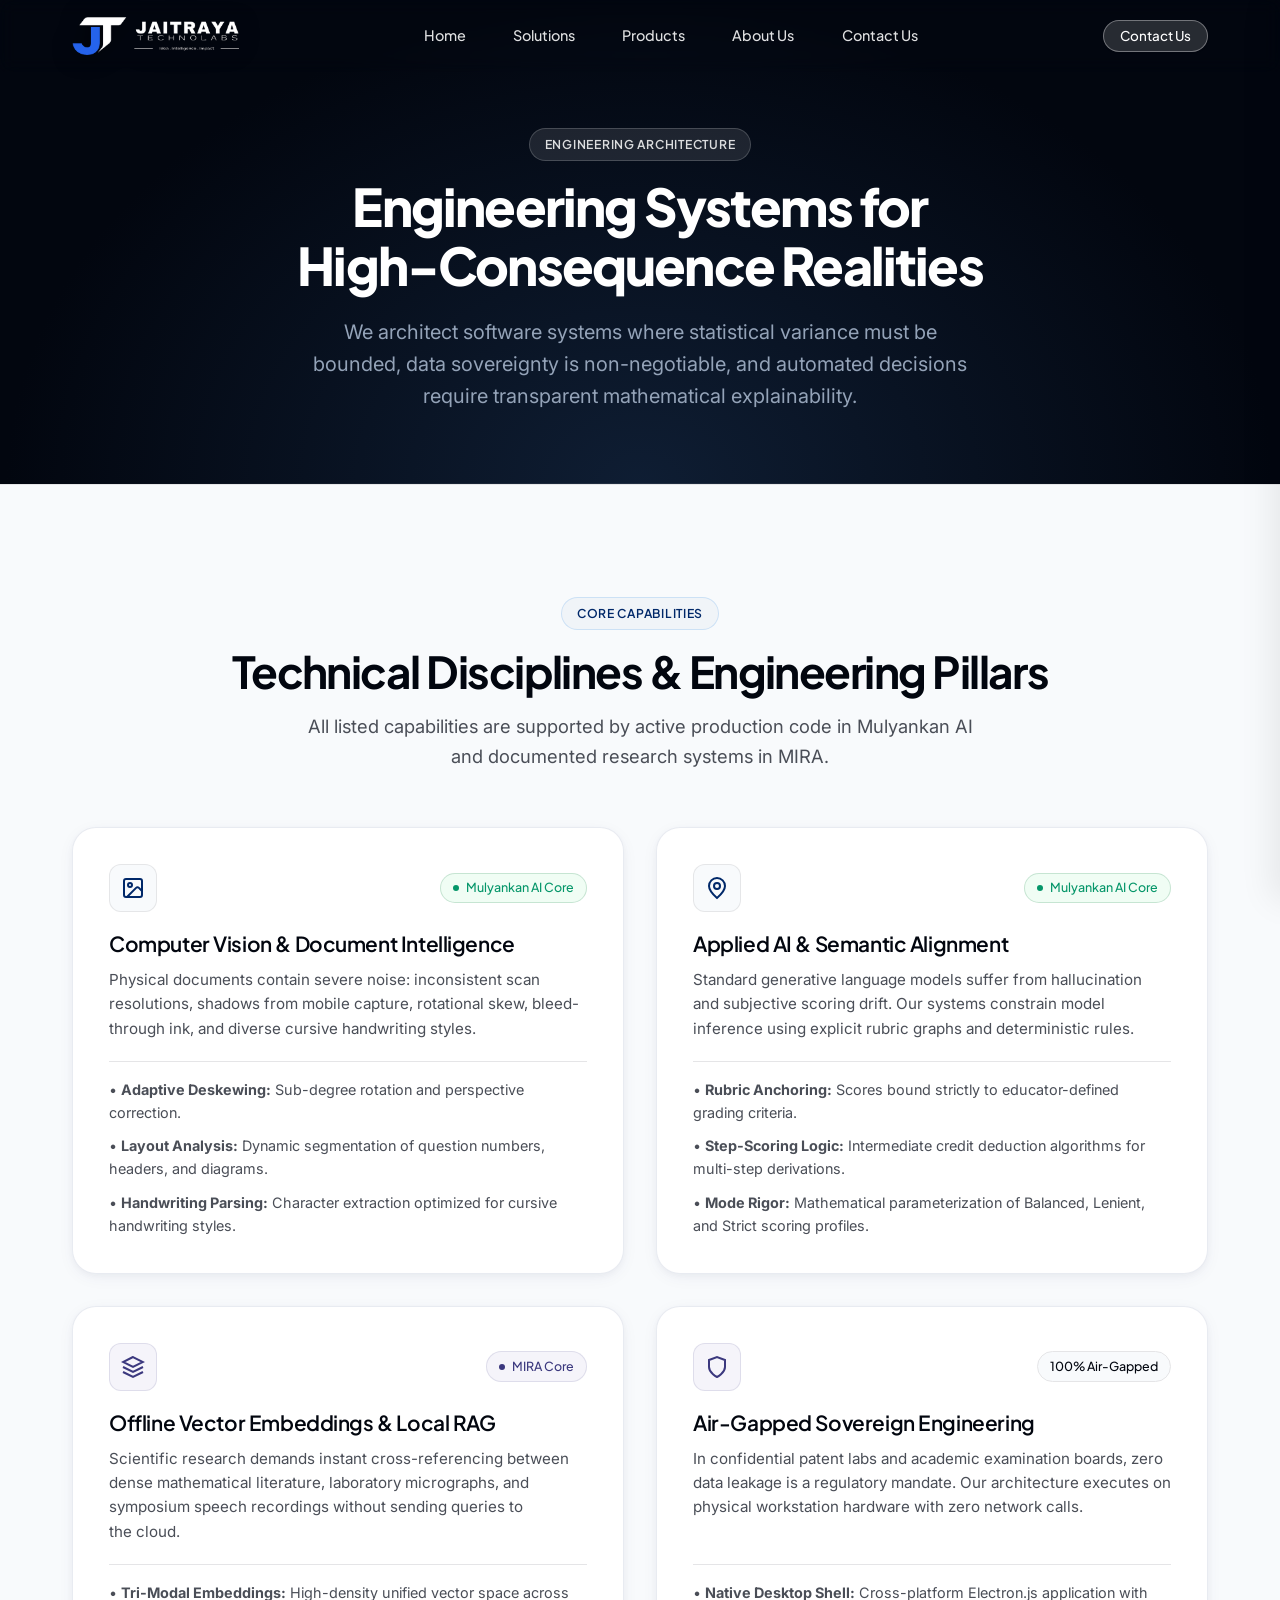
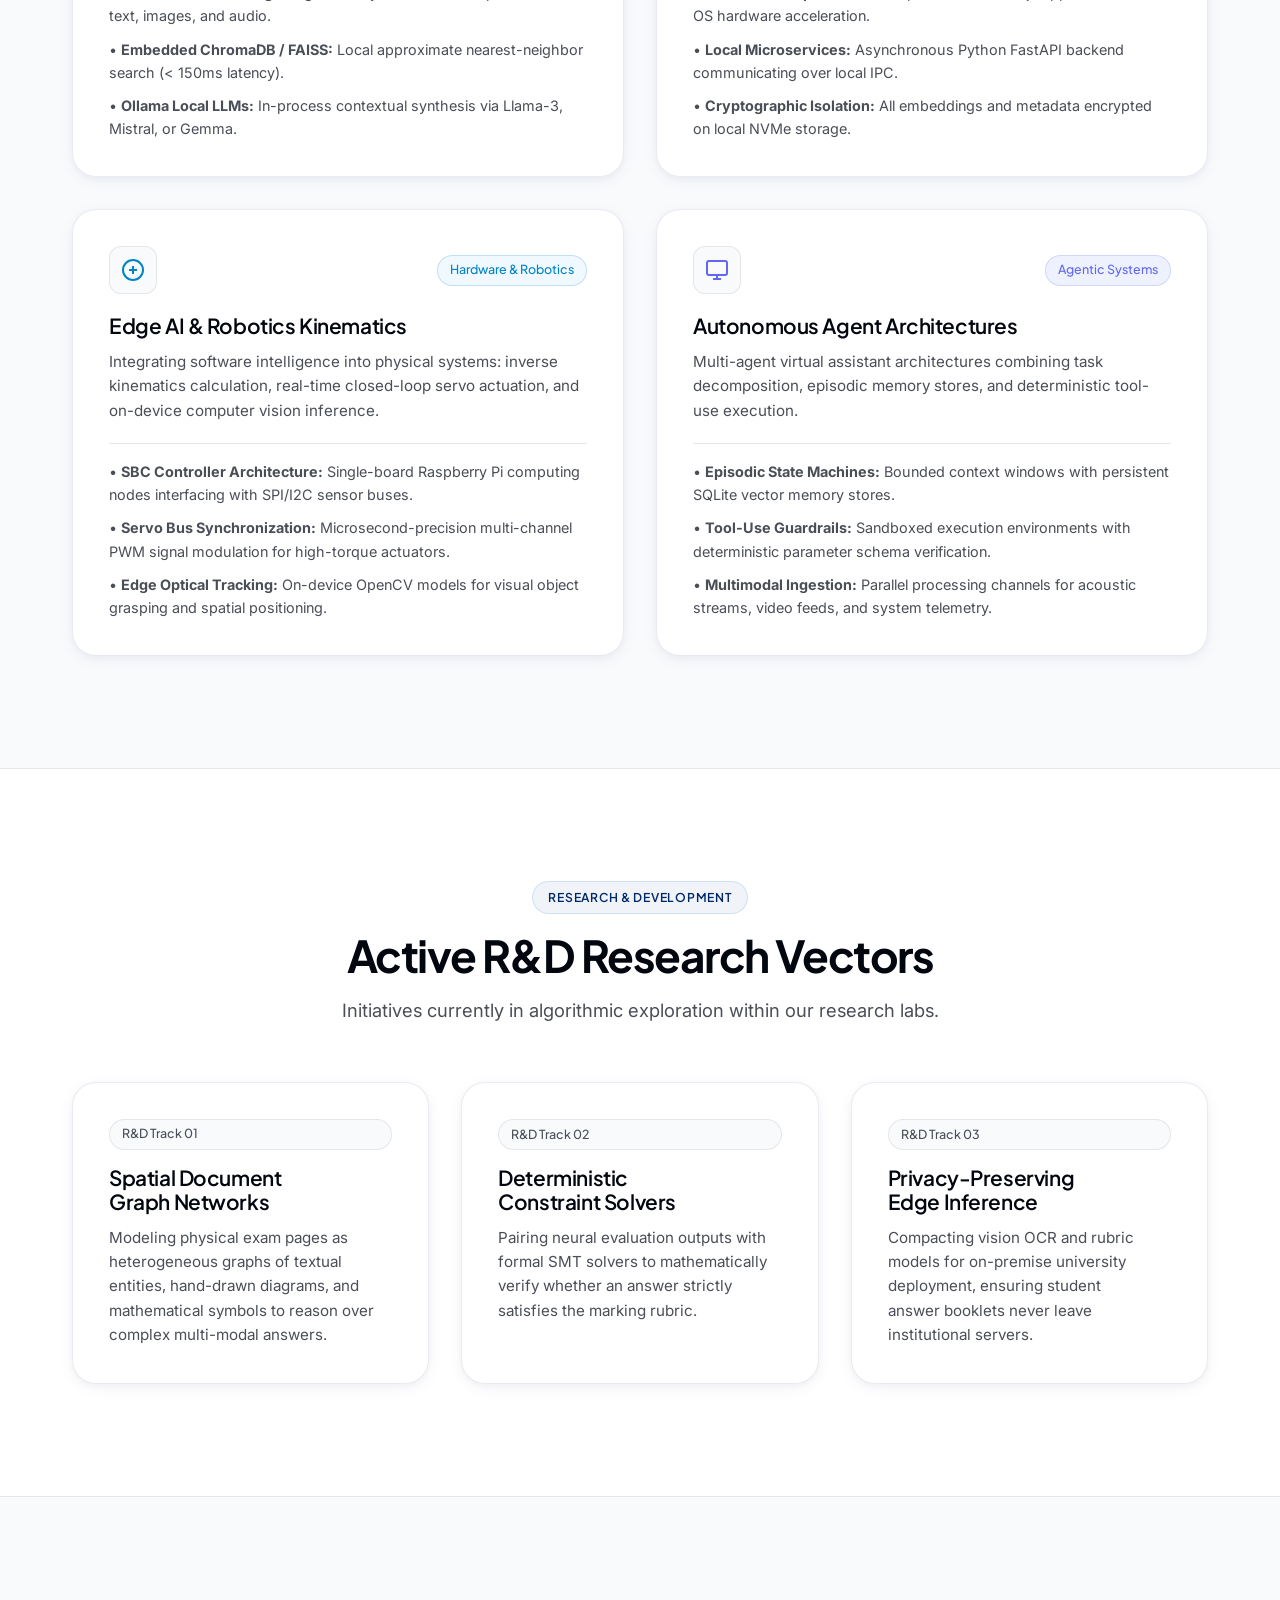
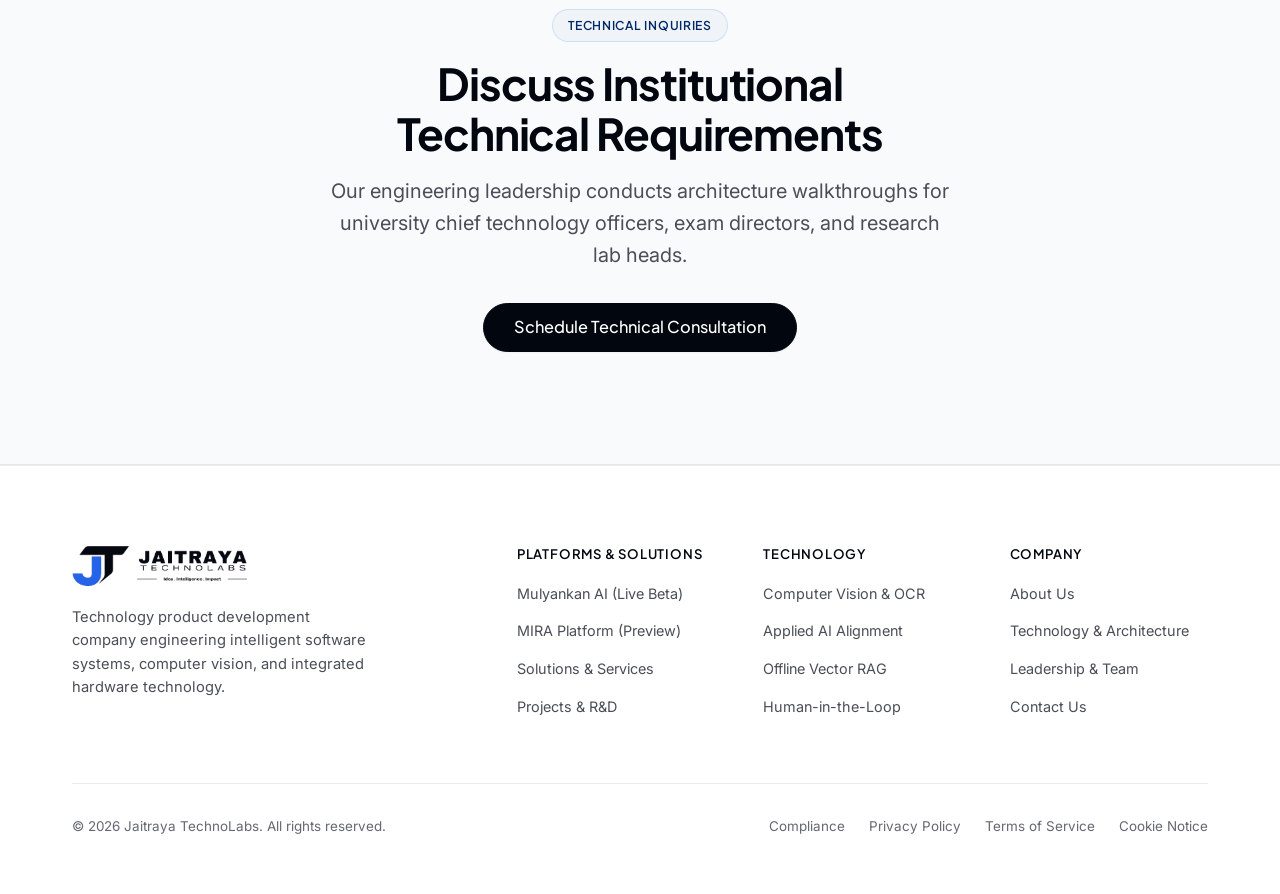
<file: technology.html>
<!DOCTYPE html>
<html lang="en">
<head>
  <meta charset="UTF-8">
  <meta name="viewport" content="width=device-width, initial-scale=1.0">
    <link rel="icon" type="image/svg+xml" href="favicon.svg">
  <link rel="icon" type="image/png" sizes="32x32" href="favicon-32x32.png">
  <link rel="icon" type="image/png" sizes="16x16" href="favicon-16x16.png">
  <link rel="apple-touch-icon" sizes="180x180" href="apple-touch-icon.png">
  <title>Core Technology &amp; Engineering | Jaitraya Technolabs</title>
  <meta name="description" content="Deep dive into the architectural foundations, Computer Vision OCR, Vector RAG, and Air-Gapped Sovereign Engineering powering Jaitraya Technolabs platforms.">
  
  <link rel="stylesheet" href="assets/css/variables.css">
  <link rel="stylesheet" href="assets/css/base.css">
  <link rel="stylesheet" href="assets/css/components.css">
  <link rel="stylesheet" href="assets/css/pages.css">
</head>
<body>

  <!-- Top Fixed Scroll Progress Bar -->
  <div id="scroll-progress" aria-hidden="true"></div>

  <!-- Frosted Glass Header (Dark Hero Overlay) -->
  <header class="site-header header-hero-overlay">
    <div class="container header-container">
      <a href="index.html" class="brand-link" aria-label="Jaitraya Technolabs Home">
        <img src="assets/images/logos/jaitraya-logo-light.png" alt="Jaitraya Technolabs" class="brand-logo-img">
      </a>

      <!-- Desktop Navigation -->
      <nav class="desktop-nav" aria-label="Main Navigation">
        <div class="nav-links">
          <a href="index.html" class="nav-link">Home</a>
          <a href="solutions.html" class="nav-link">Solutions</a>
          <div class="nav-item-dropdown">
            <a href="products.html" class="nav-link">Products</a>
            <div class="nav-dropdown-menu">
              <a href="mulyankan-ai.html" class="dropdown-item">
                <img src="assets/images/logos/mulyankan-icon.png" alt="Mulyankan AI" style="width: 28px; height: 28px; border-radius: 6px;">
                <div>
                  <div class="dropdown-item-title">Mulyankan AI <span class="badge badge-active" style="font-size: 0.68rem; padding: 0.1rem 0.4rem;">Live Beta</span></div>
                  <div class="dropdown-item-desc">Descriptive Exam Evaluation Platform</div>
                </div>
              </a>
              <a href="mira.html" class="dropdown-item">
                <img src="assets/images/logos/mira-icon.svg" alt="MIRA" style="width: 28px; height: 28px; border-radius: 6px;">
                <div>
                  <div class="dropdown-item-title" style="color: var(--color-mira);">MIRA <span class="badge badge-mira" style="font-size: 0.68rem; padding: 0.1rem 0.4rem;">Preview</span></div>
                  <div class="dropdown-item-desc">Offline Multimodal Research Assistant</div>
                </div>
              </a>
              <a href="products.html" class="dropdown-item" style="border-top: 1px solid var(--color-border); margin-top: 0.25rem; padding-top: 0.5rem;">
                <span class="dropdown-item-title" style="color: var(--color-brand); font-size: 0.82rem;">Portfolio Overview &rarr;</span>
              </a>
            </div>
          </div>
          <a href="about.html" class="nav-link">About Us</a>
          <a href="contact.html" class="nav-link">Contact Us</a>
        </div>
      </nav>

      <div class="header-actions">
        <a href="contact.html" class="btn btn-primary btn-sm">Contact Us</a>
        <button class="mobile-toggle" aria-label="Toggle navigation menu" aria-expanded="false">
          <svg viewBox="0 0 24 24" fill="none" stroke="currentColor" stroke-width="2" width="20" height="20">
            <line x1="3" y1="12" x2="21" y2="12"></line>
            <line x1="3" y1="6" x2="21" y2="6"></line>
            <line x1="3" y1="18" x2="21" y2="18"></line>
          </svg>
        </button>
      </div>
    </div>
  </header>

  <!-- Mobile Drawer -->
  <div class="mobile-drawer-overlay"></div>
  <aside class="mobile-drawer" aria-label="Mobile Navigation Drawer">
    <div>
      <div class="drawer-header">
        <img src="assets/images/logos/jaitraya-logo-light.png" alt="Jaitraya Technolabs" style="height: 34px; width: auto;">
        <button class="drawer-close" aria-label="Close menu">
          <svg width="22" height="22" viewBox="0 0 24 24" fill="none" stroke="currentColor" stroke-width="2">
            <line x1="18" y1="6" x2="6" y2="18"></line>
            <line x1="6" y1="6" x2="18" y2="18"></line>
          </svg>
        </button>
      </div>
      <nav class="drawer-nav">
        <a href="index.html" class="drawer-link">Home</a>
        <a href="solutions.html" class="drawer-link">Solutions</a>
        <a href="products.html" class="drawer-link">Products</a>
        <a href="about.html" class="drawer-link">About Us</a>
        <a href="contact.html" class="drawer-link">Contact Us</a>
      </nav>
    </div>
    <div>
      <a href="contact.html" class="btn btn-primary" style="width: 100%;">Contact Us</a>
    </div>
  </aside>

  <main id="main-content">
    <!-- Technology Hero (OLED Dark Gradient) -->
    <section class="section hero-inner-dark">
      <div class="container container-narrow" style="text-align: center;" data-reveal>
        <span class="section-label">Engineering Architecture</span>
        <h1 style="font-size: clamp(2.25rem, 4.5vw, 3.25rem); font-weight: 800; letter-spacing: -0.035em; margin-bottom: 1.25rem;">
          Engineering Systems for High-Consequence Realities
        </h1>
        <p class="lead" style="margin-left: auto; margin-right: auto; max-width: 680px;">
          We architect software systems where statistical variance must be bounded, data sovereignty is non-negotiable, and automated decisions require transparent mathematical explainability.
        </p>
      </div>
    </section>

    <!-- Technical Disciplines Deep Dive -->
    <section class="section section-surface">
      <div class="container">
        <div class="section-header" data-reveal>
          <span class="section-label">Core Capabilities</span>
          <h2 class="section-title">Technical Disciplines &amp; Engineering Pillars</h2>
          <p class="section-desc">
            All listed capabilities are supported by active production code in Mulyankan AI and documented research systems in MIRA.
          </p>
        </div>

        <div class="grid-2" data-reveal data-reveal-delay="150">
          <!-- Discipline 1: Computer Vision & OCR -->
          <div class="card card-hover glass-card" id="computer-vision">
            <div style="display: flex; justify-content: space-between; align-items: center; margin-bottom: 1.25rem;">
              <div class="card-icon-wrap" style="margin-bottom: 0;">
                <svg width="24" height="24" viewBox="0 0 24 24" fill="none" stroke="currentColor" stroke-width="2">
                  <rect width="18" height="18" x="3" y="3" rx="2" ry="2"></rect>
                  <circle cx="9" cy="9" r="2"></circle>
                  <path d="m21 15-3.086-3.086a2 2 0 0 0-2.828 0L6 21"></path>
                </svg>
              </div>
              <span class="badge badge-active">
                <span class="badge-dot"></span>
                Mulyankan AI Core
              </span>
            </div>
            <h3 class="card-title">Computer Vision &amp; Document Intelligence</h3>
            <p class="card-desc" style="margin-bottom: 1.25rem;">
              Physical documents contain severe noise: inconsistent scan resolutions, shadows from mobile capture, rotational skew, bleed-through ink, and diverse cursive handwriting styles.
            </p>
            <div style="display: flex; flex-direction: column; gap: 0.65rem; font-size: 0.9rem; color: var(--color-text-secondary); border-top: 1px solid var(--color-border); padding-top: 1rem;">
              <div>&bull; <strong>Adaptive Deskewing:</strong> Sub-degree rotation and perspective correction.</div>
              <div>&bull; <strong>Layout Analysis:</strong> Dynamic segmentation of question numbers, headers, and diagrams.</div>
              <div>&bull; <strong>Handwriting Parsing:</strong> Character extraction optimized for cursive handwriting styles.</div>
            </div>
          </div>

          <!-- Discipline 2: Applied AI & Rubric Matching -->
          <div class="card card-hover glass-card" id="applied-ai">
            <div style="display: flex; justify-content: space-between; align-items: center; margin-bottom: 1.25rem;">
              <div class="card-icon-wrap" style="margin-bottom: 0;">
                <svg width="24" height="24" viewBox="0 0 24 24" fill="none" stroke="currentColor" stroke-width="2">
                  <path d="M12 2a8 8 0 0 0-8 8c0 5 8 12 8 12s8-7 8-12a8 8 0 0 0-8-8z"></path>
                  <circle cx="12" cy="10" r="3"></circle>
                </svg>
              </div>
              <span class="badge badge-active">
                <span class="badge-dot"></span>
                Mulyankan AI Core
              </span>
            </div>
            <h3 class="card-title">Applied AI &amp; Semantic Alignment</h3>
            <p class="card-desc" style="margin-bottom: 1.25rem;">
              Standard generative language models suffer from hallucination and subjective scoring drift. Our systems constrain model inference using explicit rubric graphs and deterministic rules.
            </p>
            <div style="display: flex; flex-direction: column; gap: 0.65rem; font-size: 0.9rem; color: var(--color-text-secondary); border-top: 1px solid var(--color-border); padding-top: 1rem;">
              <div>&bull; <strong>Rubric Anchoring:</strong> Scores bound strictly to educator-defined grading criteria.</div>
              <div>&bull; <strong>Step-Scoring Logic:</strong> Intermediate credit deduction algorithms for multi-step derivations.</div>
              <div>&bull; <strong>Mode Rigor:</strong> Mathematical parameterization of Balanced, Lenient, and Strict scoring profiles.</div>
            </div>
          </div>

          <!-- Discipline 3: Offline Vector Search & Local RAG -->
          <div class="card card-mira-hover glass-card" id="vector-rag">
            <div style="display: flex; justify-content: space-between; align-items: center; margin-bottom: 1.25rem;">
              <div class="card-icon-wrap card-icon-wrap-mira" style="margin-bottom: 0;">
                <svg width="24" height="24" viewBox="0 0 24 24" fill="none" stroke="currentColor" stroke-width="2">
                  <polygon points="12 2 2 7 12 12 22 7 12 2"></polygon>
                  <polyline points="2 17 12 22 22 17"></polyline>
                  <polyline points="2 12 12 17 22 12"></polyline>
                </svg>
              </div>
              <span class="badge badge-mira">
                <span class="badge-dot"></span>
                MIRA Core
              </span>
            </div>
            <h3 class="card-title">Offline Vector Embeddings &amp; Local RAG</h3>
            <p class="card-desc" style="margin-bottom: 1.25rem;">
              Scientific research demands instant cross-referencing between dense mathematical literature, laboratory micrographs, and symposium speech recordings without sending queries to the cloud.
            </p>
            <div style="display: flex; flex-direction: column; gap: 0.65rem; font-size: 0.9rem; color: var(--color-text-secondary); border-top: 1px solid var(--color-border); padding-top: 1rem;">
              <div>&bull; <strong>Tri-Modal Embeddings:</strong> High-density unified vector space across text, images, and audio.</div>
              <div>&bull; <strong>Embedded ChromaDB / FAISS:</strong> Local approximate nearest-neighbor search (&lt; 150ms latency).</div>
              <div>&bull; <strong>Ollama Local LLMs:</strong> In-process contextual synthesis via Llama-3, Mistral, or Gemma.</div>
            </div>
          </div>

          <!-- Discipline 4: Air-Gapped Sovereign Engineering -->
          <div class="card card-mira-hover glass-card" id="human-in-loop">
            <div style="display: flex; justify-content: space-between; align-items: center; margin-bottom: 1.25rem;">
              <div class="card-icon-wrap card-icon-wrap-mira" style="margin-bottom: 0;">
                <svg width="24" height="24" viewBox="0 0 24 24" fill="none" stroke="currentColor" stroke-width="2">
                  <path d="M12 22s8-4 8-10V5l-8-3-8 3v7c0 6 8 10 8 10z"></path>
                </svg>
              </div>
              <span class="badge badge-airgap">
                100% Air-Gapped
              </span>
            </div>
            <h3 class="card-title">Air-Gapped Sovereign Engineering</h3>
            <p class="card-desc" style="margin-bottom: 1.25rem;">
              In confidential patent labs and academic examination boards, zero data leakage is a regulatory mandate. Our architecture executes on physical workstation hardware with zero network calls.
            </p>
            <div style="display: flex; flex-direction: column; gap: 0.65rem; font-size: 0.9rem; color: var(--color-text-secondary); border-top: 1px solid var(--color-border); padding-top: 1rem;">
              <div>&bull; <strong>Native Desktop Shell:</strong> Cross-platform Electron.js application with OS hardware acceleration.</div>
              <div>&bull; <strong>Local Microservices:</strong> Asynchronous Python FastAPI backend communicating over local IPC.</div>
              <div>&bull; <strong>Cryptographic Isolation:</strong> All embeddings and metadata encrypted on local NVMe storage.</div>
            </div>
          </div>

          <!-- Discipline 5: Edge AI & Embedded Robotics Kinematics -->
          <div class="card card-hover glass-card" id="robotics-kinematics">
            <div style="display: flex; justify-content: space-between; align-items: center; margin-bottom: 1.25rem;">
              <div class="card-icon-wrap" style="margin-bottom: 0; color: var(--color-robotics);">
                <svg width="24" height="24" viewBox="0 0 24 24" fill="none" stroke="currentColor" stroke-width="2">
                  <circle cx="12" cy="12" r="10"></circle>
                  <path d="M12 8v8"></path>
                  <path d="M8 12h8"></path>
                </svg>
              </div>
              <span class="badge badge-robotics">
                Hardware &amp; Robotics
              </span>
            </div>
            <h3 class="card-title">Edge AI &amp; Robotics Kinematics</h3>
            <p class="card-desc" style="margin-bottom: 1.25rem;">
              Integrating software intelligence into physical systems: inverse kinematics calculation, real-time closed-loop servo actuation, and on-device computer vision inference.
            </p>
            <div style="display: flex; flex-direction: column; gap: 0.65rem; font-size: 0.9rem; color: var(--color-text-secondary); border-top: 1px solid var(--color-border); padding-top: 1rem;">
              <div>&bull; <strong>SBC Controller Architecture:</strong> Single-board Raspberry Pi computing nodes interfacing with SPI/I2C sensor buses.</div>
              <div>&bull; <strong>Servo Bus Synchronization:</strong> Microsecond-precision multi-channel PWM signal modulation for high-torque actuators.</div>
              <div>&bull; <strong>Edge Optical Tracking:</strong> On-device OpenCV models for visual object grasping and spatial positioning.</div>
            </div>
          </div>

          <!-- Discipline 6: Multi-Agent Systems & Finite State Automata -->
          <div class="card card-hover glass-card" id="agent-systems">
            <div style="display: flex; justify-content: space-between; align-items: center; margin-bottom: 1.25rem;">
              <div class="card-icon-wrap" style="margin-bottom: 0; color: var(--color-rnd);">
                <svg width="24" height="24" viewBox="0 0 24 24" fill="none" stroke="currentColor" stroke-width="2">
                  <rect x="2" y="3" width="20" height="14" rx="2" ry="2"></rect>
                  <line x1="8" y1="21" x2="16" y2="21"></line>
                  <line x1="12" y1="17" x2="12" y2="21"></line>
                </svg>
              </div>
              <span class="badge badge-rnd">
                Agentic Systems
              </span>
            </div>
            <h3 class="card-title">Autonomous Agent Architectures</h3>
            <p class="card-desc" style="margin-bottom: 1.25rem;">
              Multi-agent virtual assistant architectures combining task decomposition, episodic memory stores, and deterministic tool-use execution.
            </p>
            <div style="display: flex; flex-direction: column; gap: 0.65rem; font-size: 0.9rem; color: var(--color-text-secondary); border-top: 1px solid var(--color-border); padding-top: 1rem;">
              <div>&bull; <strong>Episodic State Machines:</strong> Bounded context windows with persistent SQLite vector memory stores.</div>
              <div>&bull; <strong>Tool-Use Guardrails:</strong> Sandboxed execution environments with deterministic parameter schema verification.</div>
              <div>&bull; <strong>Multimodal Ingestion:</strong> Parallel processing channels for acoustic streams, video feeds, and system telemetry.</div>
            </div>
          </div>
        </div>
      </div>
    </section>

    <!-- R&D Lab Tracks -->
    <section class="section">
      <div class="container">
        <div class="section-header" data-reveal>
          <span class="section-label">Research &amp; Development</span>
          <h2 class="section-title">Active R&amp;D Research Vectors</h2>
          <p class="section-desc">
            Initiatives currently in algorithmic exploration within our research labs.
          </p>
        </div>

        <div class="grid-3" data-reveal data-reveal-delay="150">
          <div class="card card-hover glass-card">
            <span class="badge" style="margin-bottom: 1rem;">R&amp;D Track 01</span>
            <h3 class="card-title">Spatial Document Graph Networks</h3>
            <p class="card-desc">
              Modeling physical exam pages as heterogeneous graphs of textual entities, hand-drawn diagrams, and mathematical symbols to reason over complex multi-modal answers.
            </p>
          </div>

          <div class="card card-hover glass-card">
            <span class="badge" style="margin-bottom: 1rem;">R&amp;D Track 02</span>
            <h3 class="card-title">Deterministic Constraint Solvers</h3>
            <p class="card-desc">
              Pairing neural evaluation outputs with formal SMT solvers to mathematically verify whether an answer strictly satisfies the marking rubric.
            </p>
          </div>

          <div class="card card-hover glass-card">
            <span class="badge" style="margin-bottom: 1rem;">R&amp;D Track 03</span>
            <h3 class="card-title">Privacy-Preserving Edge Inference</h3>
            <p class="card-desc">
              Compacting vision OCR and rubric models for on-premise university deployment, ensuring student answer booklets never leave institutional servers.
            </p>
          </div>
        </div>
      </div>
    </section>

    <!-- Architecture Consultation CTA -->
    <section class="section section-surface" style="text-align: center;">
      <div class="container container-narrow" data-reveal>
        <span class="section-label">Technical Inquiries</span>
        <h2 style="font-size: clamp(2rem, 4vw, 2.75rem); margin-bottom: 1rem; color: var(--color-text-primary); font-weight: 700; letter-spacing: -0.025em;">
          Discuss Institutional Technical Requirements
        </h2>
        <p class="lead" style="margin-bottom: 2rem; margin-left: auto; margin-right: auto; max-width: 640px;">
          Our engineering leadership conducts architecture walkthroughs for university chief technology officers, exam directors, and research lab heads.
        </p>
        <a href="contact.html" class="btn btn-primary btn-lg">Schedule Technical Consultation</a>
      </div>
    </section>
  </main>

  <!-- Site Footer -->
  <footer class="site-footer">
    <div class="container">
      <div class="footer-top">
        <div>
          <a href="index.html" class="brand-link" aria-label="Jaitraya TechnoLabs Home">
            <img src="assets/images/logos/jaitraya-logo-light.png" alt="Jaitraya TechnoLabs" class="brand-logo-img">
          </a>
          <p class="footer-brand-desc">
            Technology product development company engineering intelligent software systems, computer vision, and integrated hardware technology.
          </p>
        </div>

        <div>
          <h4 class="footer-col-title">Platforms &amp; Solutions</h4>
          <ul class="footer-links">
            <li><a href="mulyankan-ai.html" class="footer-link">Mulyankan AI (Live Beta)</a></li>
            <li><a href="mira.html" class="footer-link">MIRA Platform (Preview)</a></li>
            <li><a href="solutions.html" class="footer-link">Solutions &amp; Services</a></li>
            <li><a href="projects.html" class="footer-link">Projects &amp; R&amp;D</a></li>
          </ul>
        </div>

        <div>
          <h4 class="footer-col-title">Technology</h4>
          <ul class="footer-links">
            <li><a href="technology.html#computer-vision" class="footer-link">Computer Vision &amp; OCR</a></li>
            <li><a href="technology.html#applied-ai" class="footer-link">Applied AI Alignment</a></li>
            <li><a href="technology.html#vector-rag" class="footer-link">Offline Vector RAG</a></li>
            <li><a href="technology.html#human-in-loop" class="footer-link">Human-in-the-Loop</a></li>
          </ul>
        </div>

        <div>
          <h4 class="footer-col-title">Company</h4>
          <ul class="footer-links">
            <li><a href="about.html" class="footer-link">About Us</a></li>
            <li><a href="technology.html" class="footer-link">Technology &amp; Architecture</a></li>
            <li><a href="about.html#team" class="footer-link">Leadership &amp; Team</a></li>
            <li><a href="contact.html" class="footer-link">Contact Us</a></li>
          </ul>
        </div>
      </div>

      <div class="footer-bottom">
        <div>&copy; 2026 Jaitraya TechnoLabs. All rights reserved.</div>
        <div class="footer-legal-links">
          <a href="legal/compliance.html" class="footer-legal-link">Compliance</a>
          <a href="legal/privacy.html" class="footer-legal-link">Privacy Policy</a>
          <a href="legal/terms.html" class="footer-legal-link">Terms of Service</a>
          <a href="legal/cookies.html" class="footer-legal-link">Cookie Notice</a>
        </div>
      </div>
    </div>
  </footer>

  <script src="assets/js/main.js"></script>
</body>
</html>
</file>
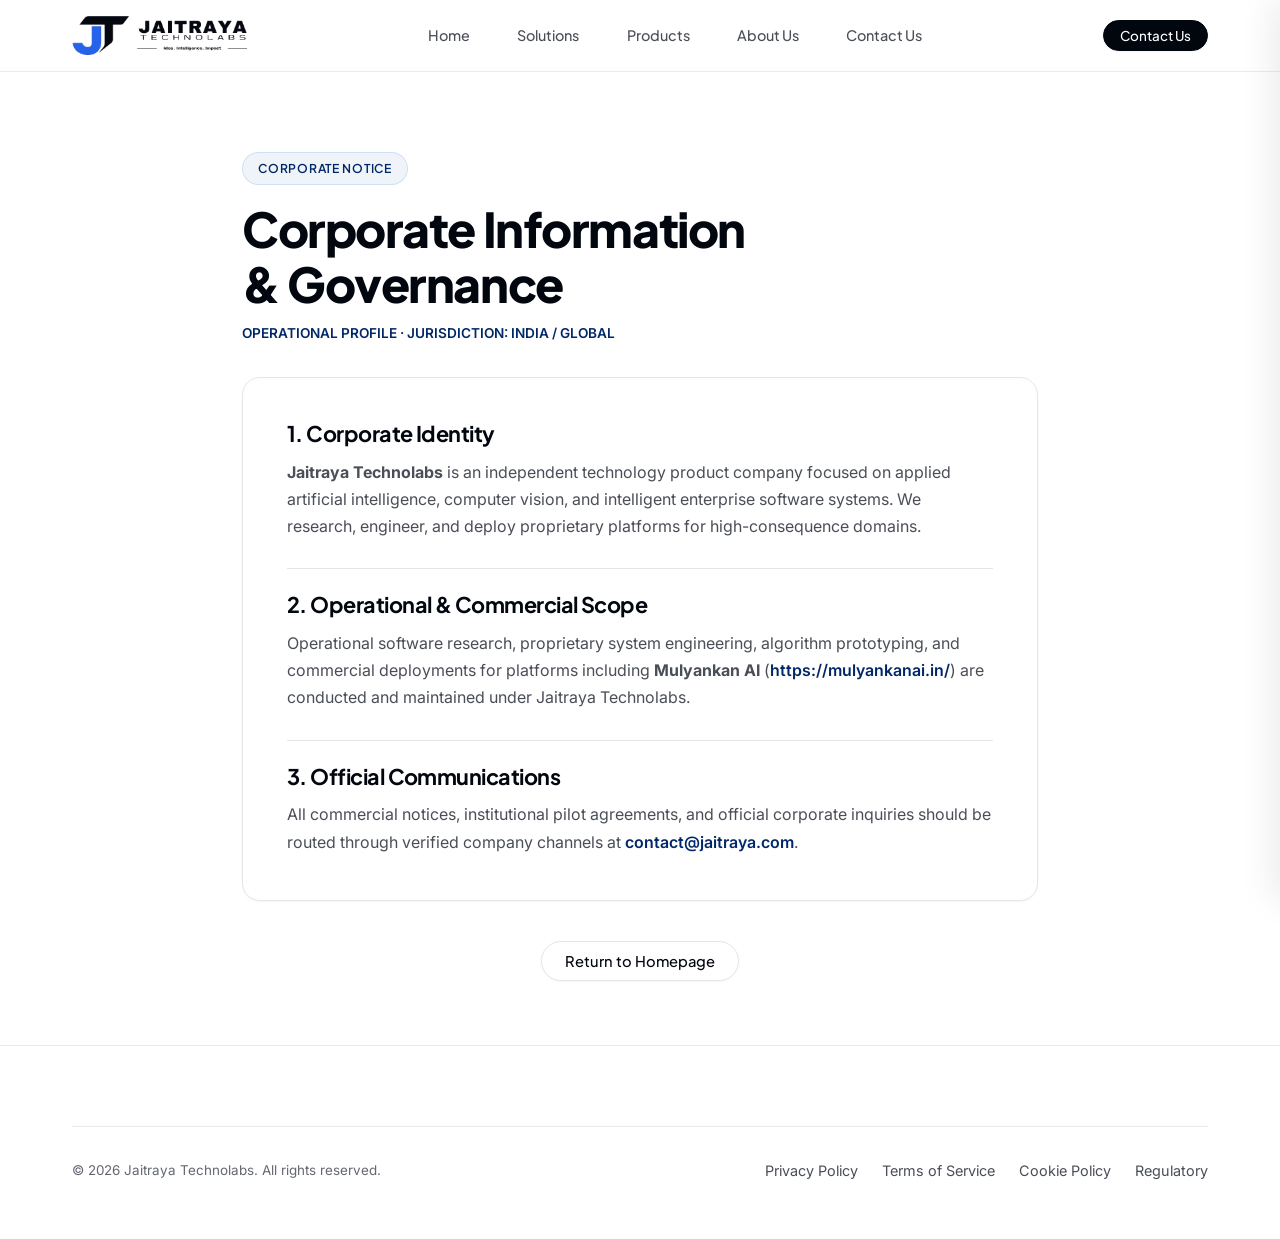
<file: legal/compliance.html>
<!DOCTYPE html>
<html lang="en">
<head>
  <meta charset="UTF-8">
  <meta name="viewport" content="width=device-width, initial-scale=1.0">
    <link rel="icon" type="image/svg+xml" href="../favicon.svg">
  <link rel="icon" type="image/png" sizes="32x32" href="../favicon-32x32.png">
  <link rel="icon" type="image/png" sizes="16x16" href="../favicon-16x16.png">
  <link rel="apple-touch-icon" sizes="180x180" href="../apple-touch-icon.png">
  <title>Corporate Information &amp; Compliance | Jaitraya Technolabs</title>
  <meta name="description" content="Corporate governance, operational overview, and compliance standards for Jaitraya Technolabs.">
  
  <link rel="stylesheet" href="../assets/css/variables.css">
  <link rel="stylesheet" href="../assets/css/base.css">
  <link rel="stylesheet" href="../assets/css/components.css">
  <link rel="stylesheet" href="../assets/css/pages.css">
</head>
<body>

  <!-- Top Fixed Scroll Progress Bar -->
  <div id="scroll-progress" aria-hidden="true"></div>

  <!-- Frosted Glass Header -->
  <header class="site-header">
    <div class="container header-container">
      <a href="../index.html" class="brand-link" aria-label="Jaitraya Technolabs Home">
        <img src="../assets/images/logos/jaitraya-logo-light.png" alt="Jaitraya Technolabs" class="brand-logo-img">
      </a>

      <!-- Desktop Navigation (5 Core Destinations) -->
      <nav class="desktop-nav" aria-label="Main Navigation">
        <div class="nav-links">
          <a href="../index.html" class="nav-link">Home</a>
          <a href="../solutions.html" class="nav-link">Solutions</a>
          <div class="nav-item-dropdown">
            <a href="../products.html" class="nav-link">Products</a>
            <div class="nav-dropdown-menu">
              <a href="../mulyankan-ai.html" class="dropdown-item">
                <img src="../assets/images/logos/mulyankan-icon.png" alt="Mulyankan AI" style="width: 28px; height: 28px; border-radius: 6px;">
                <div>
                  <div class="dropdown-item-title">Mulyankan AI <span class="badge badge-active" style="font-size: 0.68rem; padding: 0.1rem 0.4rem;">Live Beta</span></div>
                  <div class="dropdown-item-desc">Descriptive Exam Evaluation Platform</div>
                </div>
              </a>
              <a href="../mira.html" class="dropdown-item">
                <img src="../assets/images/logos/mira-icon.svg" alt="MIRA" style="width: 28px; height: 28px; border-radius: 6px;">
                <div>
                  <div class="dropdown-item-title" style="color: var(--color-mira);">MIRA <span class="badge badge-mira" style="font-size: 0.68rem; padding: 0.1rem 0.4rem;">Preview</span></div>
                  <div class="dropdown-item-desc">Offline Multimodal Research Assistant</div>
                </div>
              </a>
              <a href="../products.html" class="dropdown-item" style="border-top: 1px solid var(--color-border); margin-top: 0.25rem; padding-top: 0.5rem;">
                <span class="dropdown-item-title" style="color: var(--color-brand); font-size: 0.82rem;">Portfolio Overview &rarr;</span>
              </a>
            </div>
          </div>
          <a href="../about.html" class="nav-link">About Us</a>
          <a href="../contact.html" class="nav-link">Contact Us</a>
        </div>
      </nav>

      <div class="header-actions">
        <a href="../contact.html" class="btn btn-primary btn-sm">Contact Us</a>
        <button class="mobile-toggle" aria-label="Toggle navigation menu" aria-expanded="false">
          <svg viewBox="0 0 24 24" fill="none" stroke="currentColor" stroke-width="2" width="20" height="20">
            <line x1="3" y1="12" x2="21" y2="12"></line>
            <line x1="3" y1="6" x2="21" y2="6"></line>
            <line x1="3" y1="18" x2="21" y2="18"></line>
          </svg>
        </button>
      </div>
    </div>
  </header>

  <!-- Mobile Drawer -->
  <div class="mobile-drawer-overlay"></div>
  <aside class="mobile-drawer" aria-label="Mobile Navigation Drawer">
    <div>
      <div class="drawer-header">
        <img src="../assets/images/logos/jaitraya-logo-light.png" alt="Jaitraya Technolabs" style="height: 34px; width: auto;">
        <button class="drawer-close" aria-label="Close menu">
          <svg width="22" height="22" viewBox="0 0 24 24" fill="none" stroke="currentColor" stroke-width="2">
            <line x1="18" y1="6" x2="6" y2="18"></line>
            <line x1="6" y1="6" x2="18" y2="18"></line>
          </svg>
        </button>
      </div>
      <nav class="drawer-nav">
        <a href="../index.html" class="drawer-link">Home</a>
        <a href="../solutions.html" class="drawer-link">Solutions</a>
        <a href="../products.html" class="drawer-link">Products</a>
        <a href="../about.html" class="drawer-link">About Us</a>
        <a href="../contact.html" class="drawer-link">Contact Us</a>
      </nav>
    </div>
    <div>
      <a href="../contact.html" class="btn btn-primary" style="width: 100%;">Contact Us</a>
    </div>
  </aside>

  <main id="main-content">
    <section class="section" style="padding-top: 5rem; padding-bottom: 4rem;">
      <div class="container container-narrow" data-reveal>
        <span class="section-label">Corporate Notice</span>
        <h1 style="font-size: clamp(2rem, 4vw, 3rem); font-weight: 800; letter-spacing: -0.03em; margin-bottom: 0.75rem; color: var(--color-text-primary);">
          Corporate Information &amp; Governance
        </h1>
        <div style="font-size: 0.85rem; color: var(--color-brand); font-weight: 600; margin-bottom: 2rem;">
          OPERATIONAL PROFILE &middot; JURISDICTION: INDIA / GLOBAL
        </div>

        <div class="card card-hover" style="background-color: #FFFFFF; border: 1px solid var(--color-border); box-shadow: var(--shadow-sm); border-radius: var(--radius-lg); padding: 2.75rem; display: flex; flex-direction: column; gap: 1.75rem;">
          <div>
            <h3 style="font-size: 1.35rem; color: var(--color-text-primary); margin-bottom: 0.75rem; font-weight: 700;">1. Corporate Identity</h3>
            <p style="color: var(--color-text-secondary); line-height: 1.7;">
              <strong>Jaitraya Technolabs</strong> is an independent technology product company focused on applied artificial intelligence, computer vision, and intelligent enterprise software systems. We research, engineer, and deploy proprietary platforms for high-consequence domains.
            </p>
          </div>

          <div style="border-top: 1px solid var(--color-border); padding-top: 1.5rem;">
            <h3 style="font-size: 1.35rem; color: var(--color-text-primary); margin-bottom: 0.75rem; font-weight: 700;">2. Operational &amp; Commercial Scope</h3>
            <p style="color: var(--color-text-secondary); line-height: 1.7;">
              Operational software research, proprietary system engineering, algorithm prototyping, and commercial deployments for platforms including <strong>Mulyankan AI</strong> (<a href="https://mulyankanai.in/" target="_blank" rel="noopener noreferrer" style="color: var(--color-brand); font-weight: 600;">https://mulyankanai.in/</a>) are conducted and maintained under Jaitraya Technolabs.
            </p>
          </div>

          <div style="border-top: 1px solid var(--color-border); padding-top: 1.5rem;">
            <h3 style="font-size: 1.35rem; color: var(--color-text-primary); margin-bottom: 0.75rem; font-weight: 700;">3. Official Communications</h3>
            <p style="color: var(--color-text-secondary); line-height: 1.7;">
              All commercial notices, institutional pilot agreements, and official corporate inquiries should be routed through verified company channels at <a href="mailto:contact@jaitraya.com" style="color: var(--color-brand); font-weight: 600;">contact@jaitraya.com</a>.
            </p>
          </div>
        </div>

        <div style="margin-top: 2.5rem; text-align: center;">
          <a href="../index.html" class="btn btn-secondary">Return to Homepage</a>
        </div>
      </div>
    </section>
  </main>

  <!-- Minimalist Site Footer -->
  <footer class="site-footer">
    <div class="container">
      <div class="footer-bottom">
        <div>&copy; 2026 Jaitraya Technolabs. All rights reserved.</div>
        <div class="footer-bottom-links">
          <a href="privacy.html" class="footer-link">Privacy Policy</a>
          <a href="terms.html" class="footer-link">Terms of Service</a>
          <a href="cookies.html" class="footer-link">Cookie Policy</a>
          <a href="compliance.html" class="footer-link">Regulatory</a>
        </div>
      </div>
    </div>
  </footer>

  <script src="../assets/js/main.js"></script>
</body>
</html>
</file>
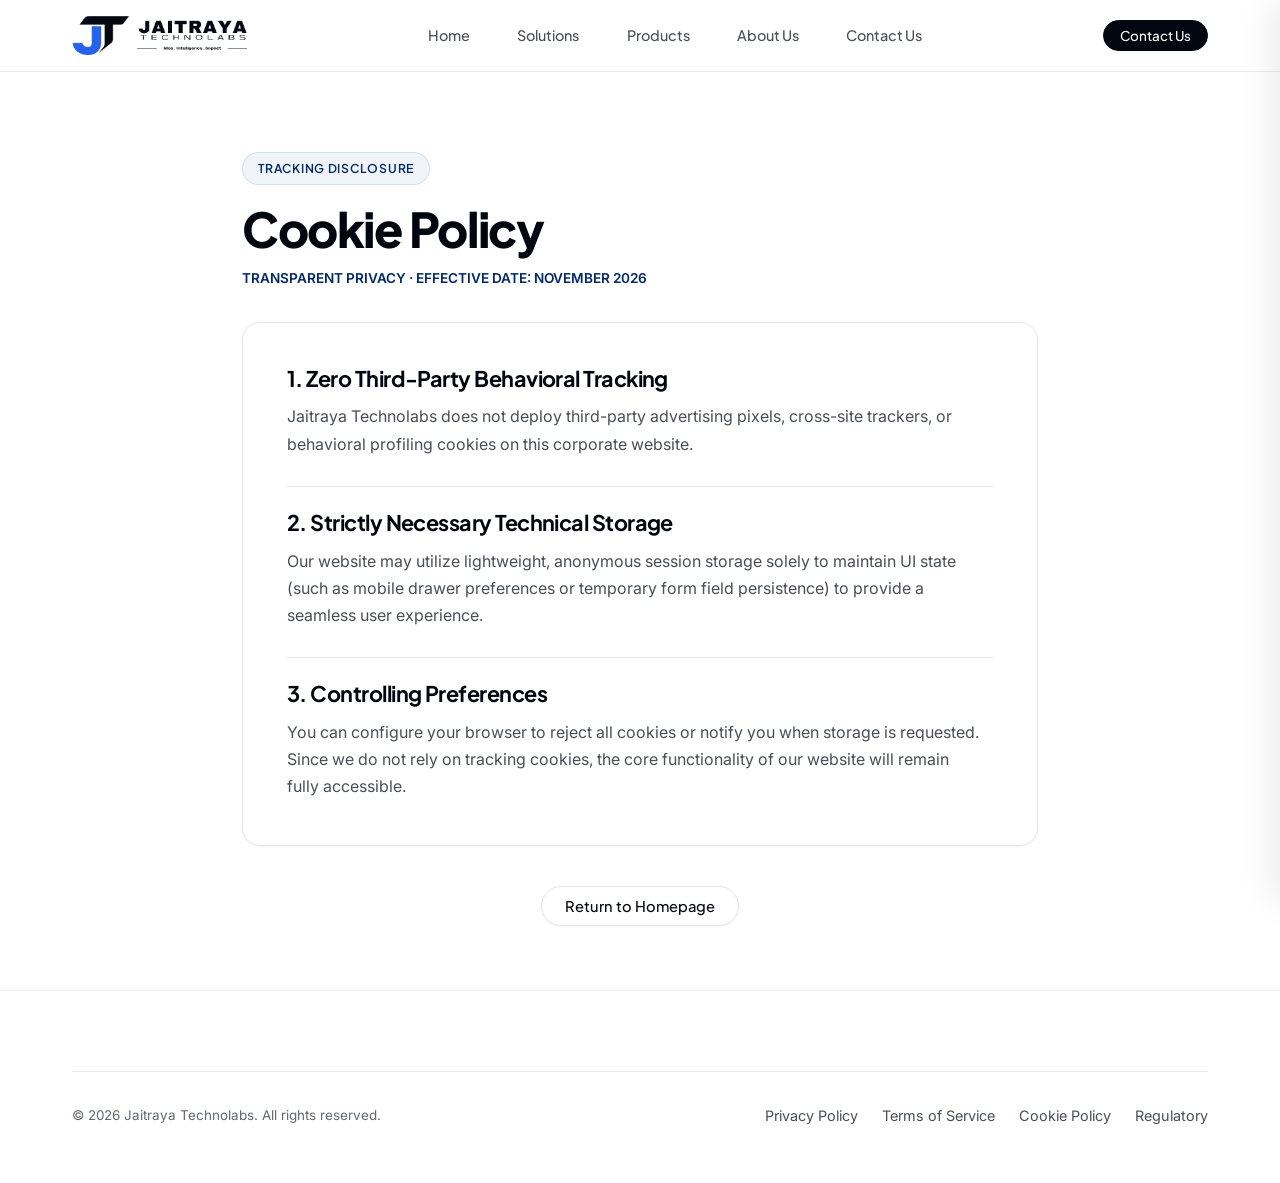
<file: legal/cookies.html>
<!DOCTYPE html>
<html lang="en">
<head>
  <meta charset="UTF-8">
  <meta name="viewport" content="width=device-width, initial-scale=1.0">
    <link rel="icon" type="image/svg+xml" href="../favicon.svg">
  <link rel="icon" type="image/png" sizes="32x32" href="../favicon-32x32.png">
  <link rel="icon" type="image/png" sizes="16x16" href="../favicon-16x16.png">
  <link rel="apple-touch-icon" sizes="180x180" href="../apple-touch-icon.png">
  <title>Cookie Policy | Jaitraya Technolabs</title>
  <meta name="description" content="Cookie Policy and tracking disclosure for Jaitraya Technolabs.">
  
  <link rel="stylesheet" href="../assets/css/variables.css">
  <link rel="stylesheet" href="../assets/css/base.css">
  <link rel="stylesheet" href="../assets/css/components.css">
  <link rel="stylesheet" href="../assets/css/pages.css">
</head>
<body>

  <!-- Top Fixed Scroll Progress Bar -->
  <div id="scroll-progress" aria-hidden="true"></div>

  <!-- Frosted Glass Header -->
  <header class="site-header">
    <div class="container header-container">
      <a href="../index.html" class="brand-link" aria-label="Jaitraya Technolabs Home">
        <img src="../assets/images/logos/jaitraya-logo-light.png" alt="Jaitraya Technolabs" class="brand-logo-img">
      </a>

      <!-- Desktop Navigation (5 Core Destinations) -->
      <nav class="desktop-nav" aria-label="Main Navigation">
        <div class="nav-links">
          <a href="../index.html" class="nav-link">Home</a>
          <a href="../solutions.html" class="nav-link">Solutions</a>
          <div class="nav-item-dropdown">
            <a href="../products.html" class="nav-link">Products</a>
            <div class="nav-dropdown-menu">
              <a href="../mulyankan-ai.html" class="dropdown-item">
                <img src="../assets/images/logos/mulyankan-icon.png" alt="Mulyankan AI" style="width: 28px; height: 28px; border-radius: 6px;">
                <div>
                  <div class="dropdown-item-title">Mulyankan AI <span class="badge badge-active" style="font-size: 0.68rem; padding: 0.1rem 0.4rem;">Live Beta</span></div>
                  <div class="dropdown-item-desc">Descriptive Exam Evaluation Platform</div>
                </div>
              </a>
              <a href="../mira.html" class="dropdown-item">
                <img src="../assets/images/logos/mira-icon.svg" alt="MIRA" style="width: 28px; height: 28px; border-radius: 6px;">
                <div>
                  <div class="dropdown-item-title" style="color: var(--color-mira);">MIRA <span class="badge badge-mira" style="font-size: 0.68rem; padding: 0.1rem 0.4rem;">Preview</span></div>
                  <div class="dropdown-item-desc">Offline Multimodal Research Assistant</div>
                </div>
              </a>
              <a href="../products.html" class="dropdown-item" style="border-top: 1px solid var(--color-border); margin-top: 0.25rem; padding-top: 0.5rem;">
                <span class="dropdown-item-title" style="color: var(--color-brand); font-size: 0.82rem;">Portfolio Overview &rarr;</span>
              </a>
            </div>
          </div>
          <a href="../about.html" class="nav-link">About Us</a>
          <a href="../contact.html" class="nav-link">Contact Us</a>
        </div>
      </nav>

      <div class="header-actions">
        <a href="../contact.html" class="btn btn-primary btn-sm">Contact Us</a>
        <button class="mobile-toggle" aria-label="Toggle navigation menu" aria-expanded="false">
          <svg viewBox="0 0 24 24" fill="none" stroke="currentColor" stroke-width="2" width="20" height="20">
            <line x1="3" y1="12" x2="21" y2="12"></line>
            <line x1="3" y1="6" x2="21" y2="6"></line>
            <line x1="3" y1="18" x2="21" y2="18"></line>
          </svg>
        </button>
      </div>
    </div>
  </header>

  <!-- Mobile Drawer -->
  <div class="mobile-drawer-overlay"></div>
  <aside class="mobile-drawer" aria-label="Mobile Navigation Drawer">
    <div>
      <div class="drawer-header">
        <img src="../assets/images/logos/jaitraya-logo-light.png" alt="Jaitraya Technolabs" style="height: 34px; width: auto;">
        <button class="drawer-close" aria-label="Close menu">
          <svg width="22" height="22" viewBox="0 0 24 24" fill="none" stroke="currentColor" stroke-width="2">
            <line x1="18" y1="6" x2="6" y2="18"></line>
            <line x1="6" y1="6" x2="18" y2="18"></line>
          </svg>
        </button>
      </div>
      <nav class="drawer-nav">
        <a href="../index.html" class="drawer-link">Home</a>
        <a href="../solutions.html" class="drawer-link">Solutions</a>
        <a href="../products.html" class="drawer-link">Products</a>
        <a href="../about.html" class="drawer-link">About Us</a>
        <a href="../contact.html" class="drawer-link">Contact Us</a>
      </nav>
    </div>
    <div>
      <a href="../contact.html" class="btn btn-primary" style="width: 100%;">Contact Us</a>
    </div>
  </aside>

  <main id="main-content">
    <section class="section" style="padding-top: 5rem; padding-bottom: 4rem;">
      <div class="container container-narrow" data-reveal>
        <span class="section-label">Tracking Disclosure</span>
        <h1 style="font-size: clamp(2rem, 4vw, 3rem); font-weight: 800; letter-spacing: -0.03em; margin-bottom: 0.75rem; color: var(--color-text-primary);">
          Cookie Policy
        </h1>
        <div style="font-size: 0.85rem; color: var(--color-brand); font-weight: 600; margin-bottom: 2rem;">
          TRANSPARENT PRIVACY &middot; EFFECTIVE DATE: NOVEMBER 2026
        </div>

        <div class="card card-hover" style="background-color: #FFFFFF; border: 1px solid var(--color-border); box-shadow: var(--shadow-sm); border-radius: var(--radius-lg); padding: 2.75rem; display: flex; flex-direction: column; gap: 1.75rem;">
          <div>
            <h3 style="font-size: 1.35rem; color: var(--color-text-primary); margin-bottom: 0.75rem; font-weight: 700;">1. Zero Third-Party Behavioral Tracking</h3>
            <p style="color: var(--color-text-secondary); line-height: 1.7;">
              Jaitraya Technolabs does not deploy third-party advertising pixels, cross-site trackers, or behavioral profiling cookies on this corporate website.
            </p>
          </div>

          <div style="border-top: 1px solid var(--color-border); padding-top: 1.5rem;">
            <h3 style="font-size: 1.35rem; color: var(--color-text-primary); margin-bottom: 0.75rem; font-weight: 700;">2. Strictly Necessary Technical Storage</h3>
            <p style="color: var(--color-text-secondary); line-height: 1.7;">
              Our website may utilize lightweight, anonymous session storage solely to maintain UI state (such as mobile drawer preferences or temporary form field persistence) to provide a seamless user experience.
            </p>
          </div>

          <div style="border-top: 1px solid var(--color-border); padding-top: 1.5rem;">
            <h3 style="font-size: 1.35rem; color: var(--color-text-primary); margin-bottom: 0.75rem; font-weight: 700;">3. Controlling Preferences</h3>
            <p style="color: var(--color-text-secondary); line-height: 1.7;">
              You can configure your browser to reject all cookies or notify you when storage is requested. Since we do not rely on tracking cookies, the core functionality of our website will remain fully accessible.
            </p>
          </div>
        </div>

        <div style="margin-top: 2.5rem; text-align: center;">
          <a href="../index.html" class="btn btn-secondary">Return to Homepage</a>
        </div>
      </div>
    </section>
  </main>

  <!-- Minimalist Site Footer -->
  <footer class="site-footer">
    <div class="container">
      <div class="footer-bottom">
        <div>&copy; 2026 Jaitraya Technolabs. All rights reserved.</div>
        <div class="footer-bottom-links">
          <a href="privacy.html" class="footer-link">Privacy Policy</a>
          <a href="terms.html" class="footer-link">Terms of Service</a>
          <a href="cookies.html" class="footer-link">Cookie Policy</a>
          <a href="compliance.html" class="footer-link">Regulatory</a>
        </div>
      </div>
    </div>
  </footer>

  <script src="../assets/js/main.js"></script>
</body>
</html>
</file>
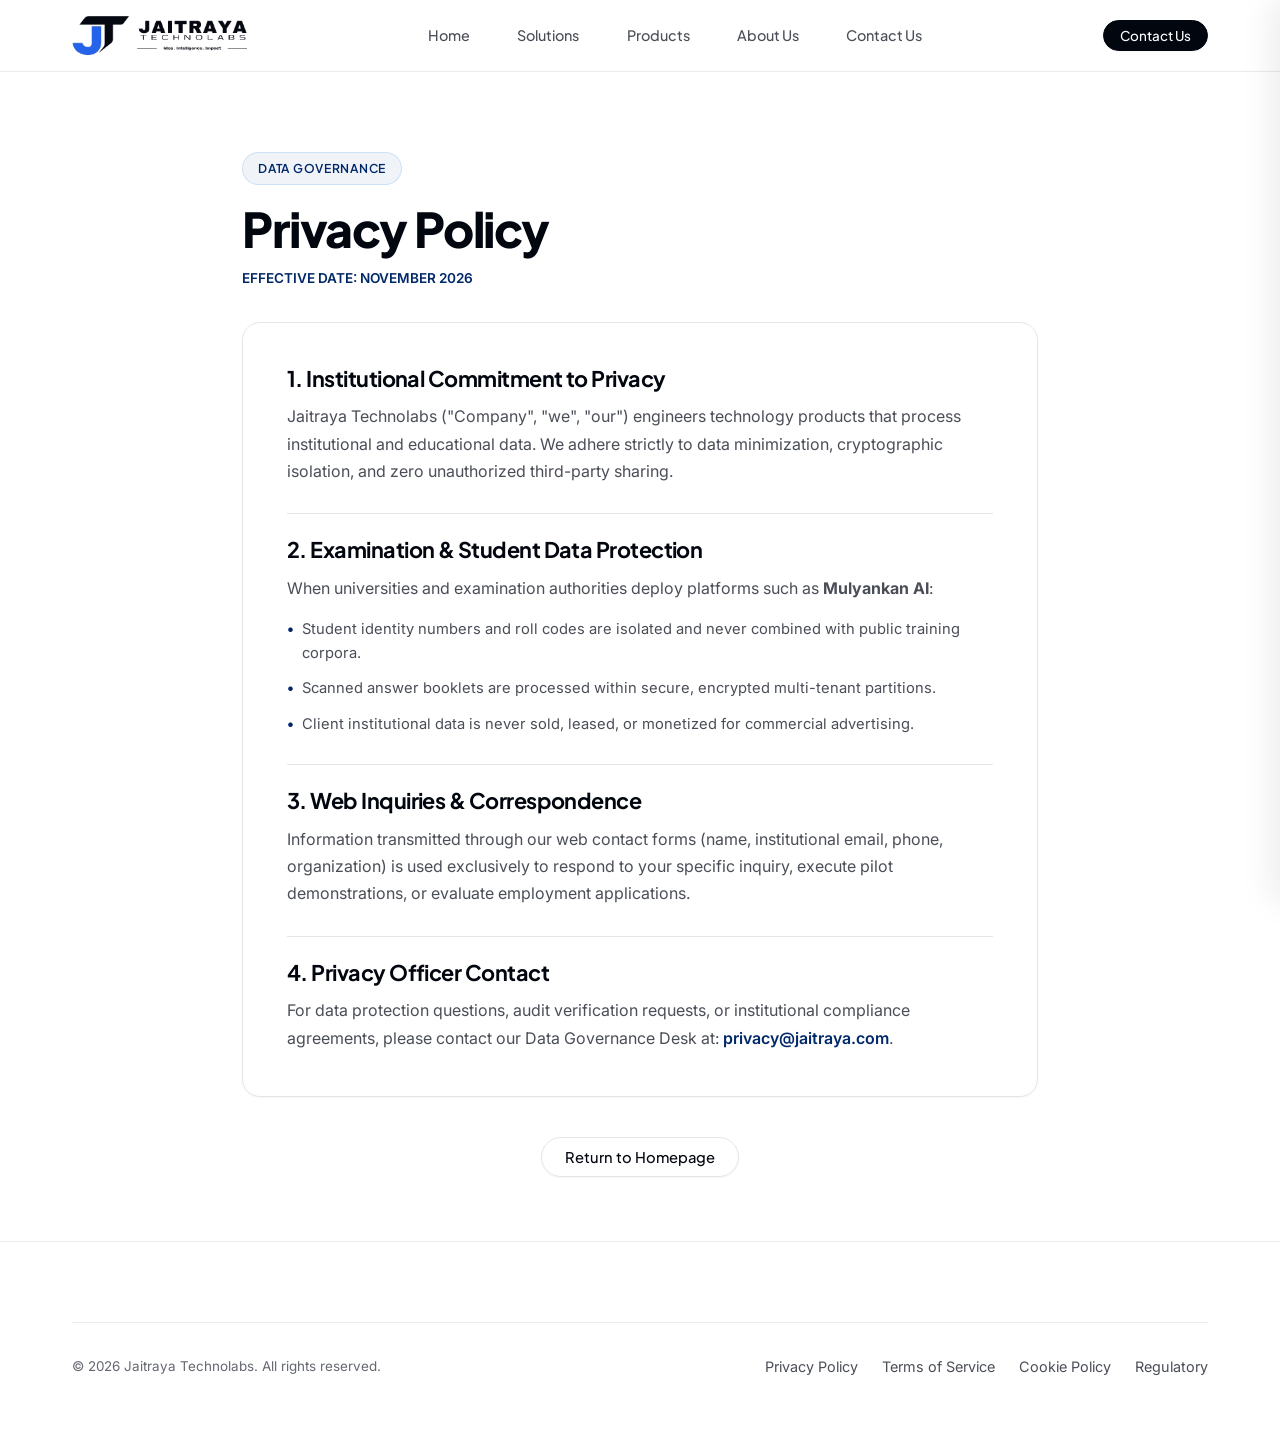
<file: legal/privacy.html>
<!DOCTYPE html>
<html lang="en">
<head>
  <meta charset="UTF-8">
  <meta name="viewport" content="width=device-width, initial-scale=1.0">
    <link rel="icon" type="image/svg+xml" href="../favicon.svg">
  <link rel="icon" type="image/png" sizes="32x32" href="../favicon-32x32.png">
  <link rel="icon" type="image/png" sizes="16x16" href="../favicon-16x16.png">
  <link rel="apple-touch-icon" sizes="180x180" href="../apple-touch-icon.png">
  <title>Privacy Policy | Jaitraya Technolabs</title>
  <meta name="description" content="Privacy Policy and institutional data governance commitments of Jaitraya Technolabs.">
  
  <link rel="stylesheet" href="../assets/css/variables.css">
  <link rel="stylesheet" href="../assets/css/base.css">
  <link rel="stylesheet" href="../assets/css/components.css">
  <link rel="stylesheet" href="../assets/css/pages.css">
</head>
<body>

  <!-- Top Fixed Scroll Progress Bar -->
  <div id="scroll-progress" aria-hidden="true"></div>

  <!-- Frosted Glass Header -->
  <header class="site-header">
    <div class="container header-container">
      <a href="../index.html" class="brand-link" aria-label="Jaitraya Technolabs Home">
        <img src="../assets/images/logos/jaitraya-logo-light.png" alt="Jaitraya Technolabs" class="brand-logo-img">
      </a>

      <!-- Desktop Navigation (5 Core Destinations) -->
      <nav class="desktop-nav" aria-label="Main Navigation">
        <div class="nav-links">
          <a href="../index.html" class="nav-link">Home</a>
          <a href="../solutions.html" class="nav-link">Solutions</a>
          <div class="nav-item-dropdown">
            <a href="../products.html" class="nav-link">Products</a>
            <div class="nav-dropdown-menu">
              <a href="../mulyankan-ai.html" class="dropdown-item">
                <img src="../assets/images/logos/mulyankan-icon.png" alt="Mulyankan AI" style="width: 28px; height: 28px; border-radius: 6px;">
                <div>
                  <div class="dropdown-item-title">Mulyankan AI <span class="badge badge-active" style="font-size: 0.68rem; padding: 0.1rem 0.4rem;">Live Beta</span></div>
                  <div class="dropdown-item-desc">Descriptive Exam Evaluation Platform</div>
                </div>
              </a>
              <a href="../mira.html" class="dropdown-item">
                <img src="../assets/images/logos/mira-icon.svg" alt="MIRA" style="width: 28px; height: 28px; border-radius: 6px;">
                <div>
                  <div class="dropdown-item-title" style="color: var(--color-mira);">MIRA <span class="badge badge-mira" style="font-size: 0.68rem; padding: 0.1rem 0.4rem;">Preview</span></div>
                  <div class="dropdown-item-desc">Offline Multimodal Research Assistant</div>
                </div>
              </a>
              <a href="../products.html" class="dropdown-item" style="border-top: 1px solid var(--color-border); margin-top: 0.25rem; padding-top: 0.5rem;">
                <span class="dropdown-item-title" style="color: var(--color-brand); font-size: 0.82rem;">Portfolio Overview &rarr;</span>
              </a>
            </div>
          </div>
          <a href="../about.html" class="nav-link">About Us</a>
          <a href="../contact.html" class="nav-link">Contact Us</a>
        </div>
      </nav>

      <div class="header-actions">
        <a href="../contact.html" class="btn btn-primary btn-sm">Contact Us</a>
        <button class="mobile-toggle" aria-label="Toggle navigation menu" aria-expanded="false">
          <svg viewBox="0 0 24 24" fill="none" stroke="currentColor" stroke-width="2" width="20" height="20">
            <line x1="3" y1="12" x2="21" y2="12"></line>
            <line x1="3" y1="6" x2="21" y2="6"></line>
            <line x1="3" y1="18" x2="21" y2="18"></line>
          </svg>
        </button>
      </div>
    </div>
  </header>

  <!-- Mobile Drawer -->
  <div class="mobile-drawer-overlay"></div>
  <aside class="mobile-drawer" aria-label="Mobile Navigation Drawer">
    <div>
      <div class="drawer-header">
        <img src="../assets/images/logos/jaitraya-logo-light.png" alt="Jaitraya Technolabs" style="height: 34px; width: auto;">
        <button class="drawer-close" aria-label="Close menu">
          <svg width="22" height="22" viewBox="0 0 24 24" fill="none" stroke="currentColor" stroke-width="2">
            <line x1="18" y1="6" x2="6" y2="18"></line>
            <line x1="6" y1="6" x2="18" y2="18"></line>
          </svg>
        </button>
      </div>
      <nav class="drawer-nav">
        <a href="../index.html" class="drawer-link">Home</a>
        <a href="../solutions.html" class="drawer-link">Solutions</a>
        <a href="../products.html" class="drawer-link">Products</a>
        <a href="../about.html" class="drawer-link">About Us</a>
        <a href="../contact.html" class="drawer-link">Contact Us</a>
      </nav>
    </div>
    <div>
      <a href="../contact.html" class="btn btn-primary" style="width: 100%;">Contact Us</a>
    </div>
  </aside>

  <main id="main-content">
    <section class="section" style="padding-top: 5rem; padding-bottom: 4rem;">
      <div class="container container-narrow" data-reveal>
        <span class="section-label">Data Governance</span>
        <h1 style="font-size: clamp(2rem, 4vw, 3rem); font-weight: 800; letter-spacing: -0.03em; margin-bottom: 0.75rem; color: var(--color-text-primary);">
          Privacy Policy
        </h1>
        <div style="font-size: 0.85rem; color: var(--color-brand); font-weight: 600; margin-bottom: 2rem;">
          EFFECTIVE DATE: NOVEMBER 2026
        </div>

        <div class="card card-hover" style="background-color: #FFFFFF; border: 1px solid var(--color-border); box-shadow: var(--shadow-sm); border-radius: var(--radius-lg); padding: 2.75rem; display: flex; flex-direction: column; gap: 1.75rem;">
          <div>
            <h3 style="font-size: 1.35rem; color: var(--color-text-primary); margin-bottom: 0.75rem; font-weight: 700;">1. Institutional Commitment to Privacy</h3>
            <p style="color: var(--color-text-secondary); line-height: 1.7;">
              Jaitraya Technolabs ("Company", "we", "our") engineers technology products that process institutional and educational data. We adhere strictly to data minimization, cryptographic isolation, and zero unauthorized third-party sharing.
            </p>
          </div>

          <div style="border-top: 1px solid var(--color-border); padding-top: 1.5rem;">
            <h3 style="font-size: 1.35rem; color: var(--color-text-primary); margin-bottom: 0.75rem; font-weight: 700;">2. Examination &amp; Student Data Protection</h3>
            <p style="color: var(--color-text-secondary); line-height: 1.7;">
              When universities and examination authorities deploy platforms such as <strong>Mulyankan AI</strong>:
            </p>
            <ul style="display: flex; flex-direction: column; gap: 0.75rem; font-size: 0.92rem; color: var(--color-text-secondary); margin-top: 0.75rem; list-style: none; padding-left: 0;">
              <li style="display: flex; gap: 0.5rem;"><span style="color: var(--color-brand); font-weight: bold;">&bull;</span> Student identity numbers and roll codes are isolated and never combined with public training corpora.</li>
              <li style="display: flex; gap: 0.5rem;"><span style="color: var(--color-brand); font-weight: bold;">&bull;</span> Scanned answer booklets are processed within secure, encrypted multi-tenant partitions.</li>
              <li style="display: flex; gap: 0.5rem;"><span style="color: var(--color-brand); font-weight: bold;">&bull;</span> Client institutional data is never sold, leased, or monetized for commercial advertising.</li>
            </ul>
          </div>

          <div style="border-top: 1px solid var(--color-border); padding-top: 1.5rem;">
            <h3 style="font-size: 1.35rem; color: var(--color-text-primary); margin-bottom: 0.75rem; font-weight: 700;">3. Web Inquiries &amp; Correspondence</h3>
            <p style="color: var(--color-text-secondary); line-height: 1.7;">
              Information transmitted through our web contact forms (name, institutional email, phone, organization) is used exclusively to respond to your specific inquiry, execute pilot demonstrations, or evaluate employment applications.
            </p>
          </div>

          <div style="border-top: 1px solid var(--color-border); padding-top: 1.5rem;">
            <h3 style="font-size: 1.35rem; color: var(--color-text-primary); margin-bottom: 0.75rem; font-weight: 700;">4. Privacy Officer Contact</h3>
            <p style="color: var(--color-text-secondary); line-height: 1.7;">
              For data protection questions, audit verification requests, or institutional compliance agreements, please contact our Data Governance Desk at: <a href="mailto:privacy@jaitraya.com" style="color: var(--color-brand); font-weight: 600;">privacy@jaitraya.com</a>.
            </p>
          </div>
        </div>

        <div style="margin-top: 2.5rem; text-align: center;">
          <a href="../index.html" class="btn btn-secondary">Return to Homepage</a>
        </div>
      </div>
    </section>
  </main>

  <!-- Minimalist Site Footer -->
  <footer class="site-footer">
    <div class="container">
      <div class="footer-bottom">
        <div>&copy; 2026 Jaitraya Technolabs. All rights reserved.</div>
        <div class="footer-bottom-links">
          <a href="privacy.html" class="footer-link">Privacy Policy</a>
          <a href="terms.html" class="footer-link">Terms of Service</a>
          <a href="cookies.html" class="footer-link">Cookie Policy</a>
          <a href="compliance.html" class="footer-link">Regulatory</a>
        </div>
      </div>
    </div>
  </footer>

  <script src="../assets/js/main.js"></script>
</body>
</html>
</file>
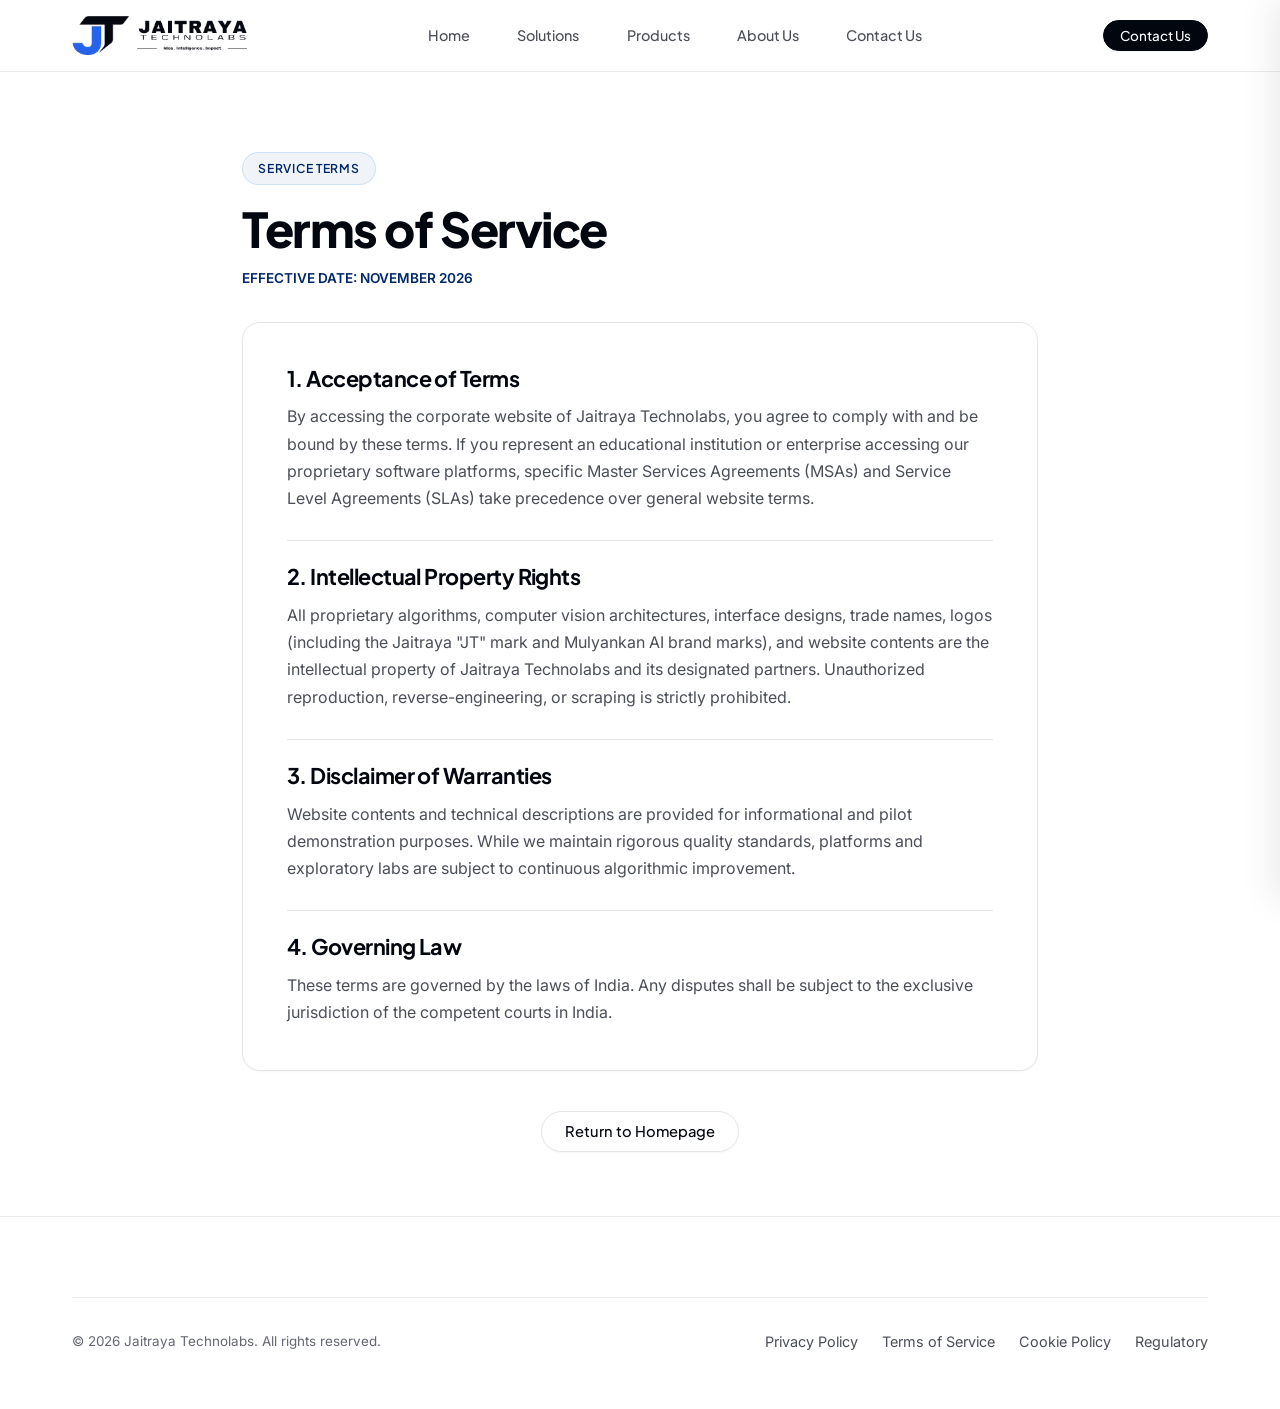
<file: legal/terms.html>
<!DOCTYPE html>
<html lang="en">
<head>
  <meta charset="UTF-8">
  <meta name="viewport" content="width=device-width, initial-scale=1.0">
    <link rel="icon" type="image/svg+xml" href="../favicon.svg">
  <link rel="icon" type="image/png" sizes="32x32" href="../favicon-32x32.png">
  <link rel="icon" type="image/png" sizes="16x16" href="../favicon-16x16.png">
  <link rel="apple-touch-icon" sizes="180x180" href="../apple-touch-icon.png">
  <title>Terms of Service | Jaitraya Technolabs</title>
  <meta name="description" content="Terms of Service and conditions of use for Jaitraya Technolabs digital web services.">
  
  <link rel="stylesheet" href="../assets/css/variables.css">
  <link rel="stylesheet" href="../assets/css/base.css">
  <link rel="stylesheet" href="../assets/css/components.css">
  <link rel="stylesheet" href="../assets/css/pages.css">
</head>
<body>

  <!-- Top Fixed Scroll Progress Bar -->
  <div id="scroll-progress" aria-hidden="true"></div>

  <!-- Frosted Glass Header -->
  <header class="site-header">
    <div class="container header-container">
      <a href="../index.html" class="brand-link" aria-label="Jaitraya Technolabs Home">
        <img src="../assets/images/logos/jaitraya-logo-light.png" alt="Jaitraya Technolabs" class="brand-logo-img">
      </a>

      <!-- Desktop Navigation (5 Core Destinations) -->
      <nav class="desktop-nav" aria-label="Main Navigation">
        <div class="nav-links">
          <a href="../index.html" class="nav-link">Home</a>
          <a href="../solutions.html" class="nav-link">Solutions</a>
          <div class="nav-item-dropdown">
            <a href="../products.html" class="nav-link">Products</a>
            <div class="nav-dropdown-menu">
              <a href="../mulyankan-ai.html" class="dropdown-item">
                <img src="../assets/images/logos/mulyankan-icon.png" alt="Mulyankan AI" style="width: 28px; height: 28px; border-radius: 6px;">
                <div>
                  <div class="dropdown-item-title">Mulyankan AI <span class="badge badge-active" style="font-size: 0.68rem; padding: 0.1rem 0.4rem;">Live Beta</span></div>
                  <div class="dropdown-item-desc">Descriptive Exam Evaluation Platform</div>
                </div>
              </a>
              <a href="../mira.html" class="dropdown-item">
                <img src="../assets/images/logos/mira-icon.svg" alt="MIRA" style="width: 28px; height: 28px; border-radius: 6px;">
                <div>
                  <div class="dropdown-item-title" style="color: var(--color-mira);">MIRA <span class="badge badge-mira" style="font-size: 0.68rem; padding: 0.1rem 0.4rem;">Preview</span></div>
                  <div class="dropdown-item-desc">Offline Multimodal Research Assistant</div>
                </div>
              </a>
              <a href="../products.html" class="dropdown-item" style="border-top: 1px solid var(--color-border); margin-top: 0.25rem; padding-top: 0.5rem;">
                <span class="dropdown-item-title" style="color: var(--color-brand); font-size: 0.82rem;">Portfolio Overview &rarr;</span>
              </a>
            </div>
          </div>
          <a href="../about.html" class="nav-link">About Us</a>
          <a href="../contact.html" class="nav-link">Contact Us</a>
        </div>
      </nav>

      <div class="header-actions">
        <a href="../contact.html" class="btn btn-primary btn-sm">Contact Us</a>
        <button class="mobile-toggle" aria-label="Toggle navigation menu" aria-expanded="false">
          <svg viewBox="0 0 24 24" fill="none" stroke="currentColor" stroke-width="2" width="20" height="20">
            <line x1="3" y1="12" x2="21" y2="12"></line>
            <line x1="3" y1="6" x2="21" y2="6"></line>
            <line x1="3" y1="18" x2="21" y2="18"></line>
          </svg>
        </button>
      </div>
    </div>
  </header>

  <!-- Mobile Drawer -->
  <div class="mobile-drawer-overlay"></div>
  <aside class="mobile-drawer" aria-label="Mobile Navigation Drawer">
    <div>
      <div class="drawer-header">
        <img src="../assets/images/logos/jaitraya-logo-light.png" alt="Jaitraya Technolabs" style="height: 34px; width: auto;">
        <button class="drawer-close" aria-label="Close menu">
          <svg width="22" height="22" viewBox="0 0 24 24" fill="none" stroke="currentColor" stroke-width="2">
            <line x1="18" y1="6" x2="6" y2="18"></line>
            <line x1="6" y1="6" x2="18" y2="18"></line>
          </svg>
        </button>
      </div>
      <nav class="drawer-nav">
        <a href="../index.html" class="drawer-link">Home</a>
        <a href="../solutions.html" class="drawer-link">Solutions</a>
        <a href="../products.html" class="drawer-link">Products</a>
        <a href="../about.html" class="drawer-link">About Us</a>
        <a href="../contact.html" class="drawer-link">Contact Us</a>
      </nav>
    </div>
    <div>
      <a href="../contact.html" class="btn btn-primary" style="width: 100%;">Contact Us</a>
    </div>
  </aside>

  <main id="main-content">
    <section class="section" style="padding-top: 5rem; padding-bottom: 4rem;">
      <div class="container container-narrow" data-reveal>
        <span class="section-label">Service Terms</span>
        <h1 style="font-size: clamp(2rem, 4vw, 3rem); font-weight: 800; letter-spacing: -0.03em; margin-bottom: 0.75rem; color: var(--color-text-primary);">
          Terms of Service
        </h1>
        <div style="font-size: 0.85rem; color: var(--color-brand); font-weight: 600; margin-bottom: 2rem;">
          EFFECTIVE DATE: NOVEMBER 2026
        </div>

        <div class="card card-hover" style="background-color: #FFFFFF; border: 1px solid var(--color-border); box-shadow: var(--shadow-sm); border-radius: var(--radius-lg); padding: 2.75rem; display: flex; flex-direction: column; gap: 1.75rem;">
          <div>
            <h3 style="font-size: 1.35rem; color: var(--color-text-primary); margin-bottom: 0.75rem; font-weight: 700;">1. Acceptance of Terms</h3>
            <p style="color: var(--color-text-secondary); line-height: 1.7;">
              By accessing the corporate website of Jaitraya Technolabs, you agree to comply with and be bound by these terms. If you represent an educational institution or enterprise accessing our proprietary software platforms, specific Master Services Agreements (MSAs) and Service Level Agreements (SLAs) take precedence over general website terms.
            </p>
          </div>

          <div style="border-top: 1px solid var(--color-border); padding-top: 1.5rem;">
            <h3 style="font-size: 1.35rem; color: var(--color-text-primary); margin-bottom: 0.75rem; font-weight: 700;">2. Intellectual Property Rights</h3>
            <p style="color: var(--color-text-secondary); line-height: 1.7;">
              All proprietary algorithms, computer vision architectures, interface designs, trade names, logos (including the Jaitraya "JT" mark and Mulyankan AI brand marks), and website contents are the intellectual property of Jaitraya Technolabs and its designated partners. Unauthorized reproduction, reverse-engineering, or scraping is strictly prohibited.
            </p>
          </div>

          <div style="border-top: 1px solid var(--color-border); padding-top: 1.5rem;">
            <h3 style="font-size: 1.35rem; color: var(--color-text-primary); margin-bottom: 0.75rem; font-weight: 700;">3. Disclaimer of Warranties</h3>
            <p style="color: var(--color-text-secondary); line-height: 1.7;">
              Website contents and technical descriptions are provided for informational and pilot demonstration purposes. While we maintain rigorous quality standards, platforms and exploratory labs are subject to continuous algorithmic improvement.
            </p>
          </div>

          <div style="border-top: 1px solid var(--color-border); padding-top: 1.5rem;">
            <h3 style="font-size: 1.35rem; color: var(--color-text-primary); margin-bottom: 0.75rem; font-weight: 700;">4. Governing Law</h3>
            <p style="color: var(--color-text-secondary); line-height: 1.7;">
              These terms are governed by the laws of India. Any disputes shall be subject to the exclusive jurisdiction of the competent courts in India.
            </p>
          </div>
        </div>

        <div style="margin-top: 2.5rem; text-align: center;">
          <a href="../index.html" class="btn btn-secondary">Return to Homepage</a>
        </div>
      </div>
    </section>
  </main>

  <!-- Minimalist Site Footer -->
  <footer class="site-footer">
    <div class="container">
      <div class="footer-bottom">
        <div>&copy; 2026 Jaitraya Technolabs. All rights reserved.</div>
        <div class="footer-bottom-links">
          <a href="privacy.html" class="footer-link">Privacy Policy</a>
          <a href="terms.html" class="footer-link">Terms of Service</a>
          <a href="cookies.html" class="footer-link">Cookie Policy</a>
          <a href="compliance.html" class="footer-link">Regulatory</a>
        </div>
      </div>
    </div>
  </footer>

  <script src="../assets/js/main.js"></script>
</body>
</html>
</file>
<file: assets/css/variables.css>
/**
 * Jaitraya Technolabs — Executive Human-Centric Design System
 * Official Brand System derived from Monogram & Industry B2B SaaS Benchmarks
 * Benchmarks: GradeLab, GoGrade, Teknolab, Stripe, Apple
 */

@import url('https://fonts.googleapis.com/css2?family=Plus+Jakarta+Sans:ital,wght@0,400;0,500;0,600;0,700;0,800;1,400;1,600&family=Playfair+Display:ital,wght@0,600;1,600&family=Inter:wght@300;400;500;600;700&family=JetBrains+Mono:wght@400;500;600&display=swap');

:root {
  /* ==========================================================================
     Official Logo-Derived Brand Tokens
     ========================================================================== */
  --color-jt-navy: #002869;            /* 'J' Monogram */
  --color-jt-navy-deep: #001C47;       /* Deep Navy Hover / Dark Mode */
  --color-jt-navy-subtle: #F0F4F8;     /* Soft Navy Tint */
  --color-jt-charcoal: #02060F;        /* 'T' Monogram & "JAITRAYA" */
  --color-jt-titanium: #656871;        /* "TECHNOLABS" */
  --color-jt-titanium-light: #E8EAED;  /* Subtle Hairline Dividers */

  /* ==========================================================================
     Surface & Canvas Tokens (Clean Executive Surfaces)
     ========================================================================== */
  --color-surface-primary: #FFFFFF;
  --color-surface-secondary: #F8FAFC;
  --color-surface-tertiary: #EEF2F6;
  --color-canvas-bg: #FFFFFF;
  --color-canvas-subtle: #F8FAFC;
  --color-surface-card: #FFFFFF;
  --color-surface-translucent: rgba(255, 255, 255, 0.80);

  /* Legacy aliases for backwards compatibility */
  --color-bg-base: #FFFFFF;
  --color-bg-subtle: #F8FAFC;
  --color-surface: #FFFFFF;
  --color-surface-hover: #F8FAFC;

  /* ==========================================================================
     Text Hierarchy Tokens (High Legibility & Contrast)
     ========================================================================== */
  --color-text-primary: #02060F;
  --color-text-secondary: #4A4E57;
  --color-text-tertiary: #656871;
  --color-text-faint: #CBD5E1;
  --color-text-muted: #656871;

  /* ==========================================================================
     Brand & Product Accent Tokens
     ========================================================================== */
  /* Brand Primary: Official High-Contrast Navy Blue */
  --color-brand: #002869;
  --color-brand-hover: #001C47;
  --color-brand-subtle: #F0F4F8;
  --color-brand-light: #F0F4F8;
  --color-brand-deep: #001538;
  --color-accent: #002869;
  --color-accent-hover: #001C47;
  --color-accent-subtle: #F0F4F8;

  /* Product Pillar: MIRA (Sovereign Offline Intelligence) */
  --color-mira: #3B387E;
  --color-mira-hover: #2E2C6A;
  --color-mira-subtle: #F5F4FA;
  --color-mira-light: #F5F4FA;
  --color-mira-deep: #252352;
  --color-mira-border: rgba(59, 56, 126, 0.12);

  /* Product Pillar: Mulyankan AI (Academic Descriptive Evaluation) */
  --color-mulyankan: #0066E5;
  --color-mulyankan-hover: #0052CC;
  --color-mulyankan-subtle: #F0F6FF;
  --color-mulyankan-light: #F0F6FF;
  --color-mulyankan-border: rgba(0, 102, 229, 0.14);

  /* Authentic Teacher & Evaluation Markers */
  --color-teacher-red: #D9383A;
  --color-teacher-red-subtle: #FEF2F2;
  --color-verified-green: #059669;
  --color-verified-green-subtle: #F0FDF4;

  /* Semantic Status Indicators */
  --color-success: #059669;
  --color-success-bg: #F0FDF4;
  --color-warning: #B45309;
  --color-warning-bg: #FFFBEB;
  --color-error: #D9383A;
  --color-error-bg: #FEF2F2;

  /* Hardware, Robotics & R&D Engineering Tokens */
  --color-robotics: #0284C7;
  --color-robotics-hover: #0369A1;
  --color-robotics-subtle: #F0F9FF;
  --color-robotics-border: rgba(2, 132, 199, 0.20);
  --color-hardware: #D97706;
  --color-hardware-hover: #B45309;
  --color-hardware-subtle: #FFFBEB;
  --color-hardware-border: rgba(217, 119, 6, 0.20);
  --color-rnd: #6366F1;
  --color-rnd-hover: #4F46E5;
  --color-rnd-subtle: #EEF2FF;
  --color-rnd-border: rgba(99, 102, 241, 0.20);

  /* Deep Engineering Surfaces */
  --color-bg-obsidian: #030712;
  --color-bg-surface-dark: #0B132B;
  --color-bg-elevated-dark: #111C3D;

  /* ==========================================================================
     Hairline Borders & Dividers
     ========================================================================== */
  --border-hairline: 1px solid rgba(0, 0, 0, 0.08);
  --color-border: #E5E5E7;
  --color-border-subtle: rgba(0, 0, 0, 0.05);
  --color-border-hover: #C7C7CC;
  --color-border-focus: #0071E3;

  /* ==========================================================================
     Ambient Optical Shadows (Pure Optical Softness, Zero Neon Glows)
     ========================================================================== */
  --shadow-sm: 0 1px 2px rgba(0, 0, 0, 0.04);
  --shadow-md: 0 4px 16px rgba(0, 0, 0, 0.06);
  --shadow-lg: 0 12px 32px rgba(0, 0, 0, 0.08);
  --shadow-xl: 0 20px 48px rgba(0, 0, 0, 0.10);
  --shadow-card: 0 2px 10px rgba(0, 0, 0, 0.04);
  --shadow-card-hover: 0 12px 30px rgba(0, 0, 0, 0.08);
  --shadow-hover: 0 12px 30px rgba(0, 0, 0, 0.08);
  --shadow-mira-hover: 0 12px 30px rgba(0, 0, 0, 0.08);
  --shadow-dropdown: 0 16px 40px rgba(0, 0, 0, 0.12);
  --shadow-glass: 0 8px 32px rgba(0, 0, 0, 0.06);
  --shadow-inner: inset 0 1px 2px rgba(0, 0, 0, 0.04);

  /* ==========================================================================
     Frosted Glass & Tactile Claymorphism Specifications
     ========================================================================== */
  --glass-bg: rgba(255, 255, 255, 0.80);
  --glass-card-bg: #FFFFFF;
  --glass-card-hover: #FFFFFF;
  --glass-border: rgba(0, 40, 105, 0.08);
  --glass-border-light: rgba(0, 40, 105, 0.09);
  --glass-blur: blur(20px);
  --glass-blur-sm: blur(12px);

  /* Claymorphic Bevel Highlights (Tactile Volumetric Depth) */
  --clay-bevel-stage: inset 0 1px 0 rgba(255, 255, 255, 0.85), 0 20px 48px -10px rgba(30, 58, 95, 0.12);
  --clay-bevel-card: inset 0 1px 0 rgba(255, 255, 255, 0.85), 0 4px 18px -2px rgba(0, 40, 105, 0.06);

  /* Multi-Layered Optical Ambient Shadows */
  --shadow-clay-glass: 0 20px 48px -10px rgba(30, 58, 95, 0.10), 0 4px 12px rgba(0, 0, 0, 0.03);
  --shadow-clay-glass-hover: 0 24px 56px -10px rgba(30, 58, 95, 0.16), 0 8px 20px -4px rgba(0, 40, 105, 0.08);

  /* Split Slider Position */
  --slider-pos: 50%;

  /* ==========================================================================
     Typography Standards (Plus Jakarta Sans / Inter / Playfair System)
     ========================================================================== */
  --font-heading: 'Plus Jakarta Sans', -apple-system, BlinkMacSystemFont, "SF Pro Display", "Inter", sans-serif;
  --font-sans: 'Inter', -apple-system, BlinkMacSystemFont, "SF Pro Text", sans-serif;
  --font-editorial: 'Playfair Display', Georgia, "Times New Roman", serif;
  --font-mono: ui-monospace, "SF Mono", "JetBrains Mono", Menlo, Consolas, monospace;

  /* ==========================================================================
     Spacing & Layout Standards
     ========================================================================== */
  --container-max: 1200px;
  --container-narrow: 860px;
  --space-section: 7rem;
  --space-section-sm: 4.5rem;

  --radius-xs: 4px;
  --radius-sm: 8px;
  --radius-md: 12px;
  --radius-lg: 18px;
  --radius-xl: 24px;
  --radius-pill: 980px;
  --radius-full: 980px;

  /* ==========================================================================
     Transitions & Motion (Subtle & Fluid)
     ========================================================================== */
  --transition-fast: 150ms cubic-bezier(0.16, 1, 0.3, 1);
  --transition-normal: 240ms cubic-bezier(0.16, 1, 0.3, 1);
  --transition-slow: 380ms cubic-bezier(0.16, 1, 0.3, 1);
  --transition-spring: 320ms cubic-bezier(0.16, 1, 0.3, 1);
  --transition-bounce: 400ms cubic-bezier(0.34, 1.56, 0.64, 1);

  /* Hover Elevation Scale */
  --shadow-hover-elevated: 0 20px 48px -10px rgba(0, 40, 105, 0.16), 0 6px 16px rgba(0, 0, 0, 0.04);
  --shadow-button-hover: 0 8px 24px -4px rgba(0, 40, 105, 0.28);

  /* 3D Perspective & Motion Tokens */
  --perspective-depth: 1000px;
  --transform-3d-card: perspective(1000px) rotateX(var(--rx, 0deg)) rotateY(var(--ry, 0deg)) translateZ(0px);
}
</file>
<file: assets/css/base.css>
/**
 * Jaitraya Technolabs — Base Styles, Typography & Clean Surface Architecture
 * Apple-grade minimalist aesthetic: pure neutral canvases, generous whitespace, crisp hierarchy
 * Benchmarks: Apple, Stripe, Linear
 */

/* ==========================================================================
   CSS Reset & Box Sizing
   ========================================================================== */
*, *::before, *::after {
  box-sizing: border-box;
  margin: 0;
  padding: 0;
}

html {
  font-family: var(--font-sans);
  font-size: 16px;
  line-height: 1.6;
  color: var(--color-text-secondary);
  background-color: var(--color-surface-primary);
  scroll-behavior: smooth;
  -webkit-font-smoothing: antialiased;
  -moz-osx-font-smoothing: grayscale;
  text-rendering: optimizeLegibility;
}

/* Lenis Smooth Scroll Integration */
html.lenis, html.lenis-smooth {
  height: auto;
}

.lenis.lenis-smooth [data-lenis-prevent] {
  overscroll-behavior: contain;
}

.lenis.lenis-stopped {
  overflow: hidden;
}

.lenis.lenis-scrolling iframe {
  pointer-events: none;
}

h1, h2, h3 {
  text-wrap: balance;
}

p {
  text-wrap: pretty;
}

/* ==========================================================================
   Clean Neutral OLED Scrollbar (Floating Translucent Track)
   ========================================================================== */
html {
  scrollbar-color: rgba(148, 163, 184, 0.45) #02060F;
}

::-webkit-scrollbar {
  width: 8px;
  height: 8px;
}

::-webkit-scrollbar-track {
  background: #02060F;
}

::-webkit-scrollbar-thumb {
  background: rgba(148, 163, 184, 0.45);
  border-radius: var(--radius-pill);
  border: 2px solid #02060F;
  transition: background var(--transition-normal);
}

::-webkit-scrollbar-thumb:hover {
  background: #3B82F6;
}

/* Adaptive Light Scrollbar when scrolled past dark hero */
html.scrolled-page {
  scrollbar-color: rgba(100, 116, 139, 0.35) #F8FAFC;
}

html.scrolled-page ::-webkit-scrollbar-track {
  background: #F8FAFC;
}

html.scrolled-page ::-webkit-scrollbar-thumb {
  background: rgba(100, 116, 139, 0.35);
  border: 2px solid #F8FAFC;
}

html.scrolled-page ::-webkit-scrollbar-thumb:hover {
  background: var(--color-brand);
}

/* ==========================================================================
   Subtle Scroll Progress Bar (2px hairline, zero neon glow)
   ========================================================================== */
#scroll-progress {
  position: fixed;
  top: 0;
  left: 0;
  height: 2px;
  width: 0%;
  background-color: var(--color-brand);
  z-index: 99999;
  transition: width 0.08s cubic-bezier(0.16, 1, 0.3, 1);
  box-shadow: none;
}

/* ==========================================================================
   Body & Clean Surface Architecture (Zero Blobs, Zero Grid Clutter)
   ========================================================================== */
body {
  min-height: 100vh;
  display: flex;
  flex-direction: column;
  overflow-x: hidden;
  position: relative;
  background-color: var(--color-surface-primary);
  background-image: none;
}

/* Eliminate fixed engineering grid overlay */
body::before {
  display: none;
}

main {
  flex: 1;
  position: relative;
  z-index: 1;
}

/* ==========================================================================
   Typography Standards (Apple-Grade SF Pro / Inter Hierarchy)
   ========================================================================== */
h1, h2, h3, h4, h5, h6,
.section-title,
.hero-title,
.card-title,
.page-title {
  font-family: var(--font-heading);
  color: var(--color-text-primary);
  font-weight: 600;
  line-height: 1.15;
  letter-spacing: -0.025em;
}

p, li, span, input, select, textarea, button {
  font-family: var(--font-sans);
}

p {
  margin-bottom: 1rem;
}

p:last-child {
  margin-bottom: 0;
}

a {
  color: var(--color-brand);
  text-decoration: none;
  transition: color var(--transition-fast);
}

a:hover {
  color: var(--color-brand-hover);
}

code, kbd, samp, pre, .telemetry-code, .metric-value, .mono-text {
  font-family: var(--font-mono);
}

/* ==========================================================================
   Containers & Generous Whitespace Architecture
   ========================================================================== */
.container {
  width: 100%;
  max-width: var(--container-max);
  margin-left: auto;
  margin-right: auto;
  padding-left: 2rem;
  padding-right: 2rem;
}

.container-narrow {
  max-width: var(--container-narrow);
}

.section {
  padding-top: var(--space-section);
  padding-bottom: var(--space-section);
  position: relative;
}

.section-surface {
  background-color: var(--color-surface-secondary);
  border-top: var(--border-hairline);
  border-bottom: var(--border-hairline);
}

/* Architectural Slate Canvas with Subtle Radial Sapphire Wash */
.section-portfolio-canvas {
  background-color: #F8FAFC;
  background-image: radial-gradient(circle at 50% 0%, rgba(0, 40, 105, 0.035) 0%, transparent 65%);
  border-top: 1px solid rgba(0, 0, 0, 0.06);
  border-bottom: 1px solid rgba(0, 0, 0, 0.06);
}

/* Inner Page OLED Compact Hero (About, Products, Technology, Contact) */
.hero-inner-dark {
  background-color: #02060F;
  background-image: radial-gradient(ellipse at 50% 100%, rgba(30, 58, 95, 0.45) 0%, rgba(2, 6, 15, 0.98) 70%);
  color: #FFFFFF;
  padding: 8rem 0 4.5rem 0;
  text-align: center;
  position: relative;
  overflow: hidden;
}

.hero-inner-dark::after {
  content: '';
  position: absolute;
  bottom: 0;
  left: 0;
  right: 0;
  height: 1px;
  background: linear-gradient(90deg, transparent, rgba(255, 255, 255, 0.08), transparent);
}

.hero-inner-dark .section-label {
  background: rgba(255, 255, 255, 0.10);
  color: rgba(255, 255, 255, 0.85);
  border-color: rgba(255, 255, 255, 0.18);
}

.hero-inner-dark h1 {
  color: #FFFFFF !important;
}

.hero-inner-dark .lead {
  color: #94A3B8;
}

.hero-inner-dark .entity-metadata-strip {
  background: rgba(255, 255, 255, 0.06);
  border-color: rgba(255, 255, 255, 0.12);
  box-shadow: none;
  color: rgba(203, 213, 225, 0.85);
}

.hero-inner-dark .entity-metadata-item strong {
  color: #60A5FA;
}

/* Executive Institutional Dark Command Banner (Visual Bookend) */
.section-dark-banner {
  background-color: #02060F;
  background-image: radial-gradient(ellipse at center, rgba(30, 58, 95, 0.38) 0%, rgba(2, 6, 15, 0.96) 75%);
  color: #FFFFFF;
  position: relative;
  overflow: hidden;
  border-top: 1px solid rgba(255, 255, 255, 0.1);
  border-bottom: 1px solid rgba(255, 255, 255, 0.06);
}

/* Section Header Typography */
.section-header {
  margin-bottom: 3.5rem;
  text-align: center;
}

.section-label {
  display: inline-flex;
  align-items: center;
  gap: 0.45rem;
  font-family: var(--font-heading);
  font-size: 0.76rem;
  font-weight: 600;
  letter-spacing: 0.06em;
  text-transform: uppercase;
  color: var(--color-brand);
  background-color: var(--color-brand-subtle);
  padding: 0.35rem 0.95rem;
  border-radius: var(--radius-pill);
  margin-bottom: 1rem;
  border: 1px solid rgba(0, 113, 227, 0.15);
}

.section-label-mira {
  color: var(--color-mira);
  background-color: var(--color-mira-subtle);
  border-color: var(--color-mira-border);
}

.section-title {
  font-size: clamp(2rem, 3.5vw, 2.75rem);
  font-weight: 700;
  letter-spacing: -0.035em;
  margin-bottom: 1rem;
  color: var(--color-text-primary);
}

.section-desc {
  font-size: 1.15rem;
  color: var(--color-text-secondary);
  line-height: 1.6;
  max-width: 680px;
  margin-left: auto;
  margin-right: auto;
}

.lead {
  font-size: 1.25rem;
  line-height: 1.6;
  color: var(--color-text-secondary);
  font-weight: 400;
}

/* ==========================================================================
   Multi-Column Grids & Layout Utilities
   ========================================================================== */
.grid-2 {
  display: grid;
  grid-template-columns: repeat(2, 1fr);
  gap: 2rem;
}

.grid-3 {
  display: grid;
  grid-template-columns: repeat(3, 1fr);
  gap: 2rem;
}

.grid-4 {
  display: grid;
  grid-template-columns: repeat(4, 1fr);
  gap: 1.75rem;
}

/* 4-Column Footer Grid Utility (Dual-Class Support for footer-grid & footer-top) */
.footer-grid,
.footer-top {
  display: grid;
  grid-template-columns: 2fr repeat(3, 1fr);
  gap: 3rem;
  margin-bottom: 4rem;
}

@media (max-width: 1024px) {
  .grid-4 {
    grid-template-columns: repeat(2, 1fr);
  }
  .grid-3 {
    grid-template-columns: repeat(2, 1fr);
  }
  .footer-grid,
  .footer-top {
    grid-template-columns: 1fr 1fr;
    gap: 2rem;
  }
}

@media (max-width: 768px) {
  .section {
    padding-top: var(--space-section-sm);
    padding-bottom: var(--space-section-sm);
  }
  .grid-4,
  .grid-3,
  .grid-2 {
    grid-template-columns: 1fr;
    gap: 1.25rem;
  }
  .container {
    padding-left: 1.25rem;
    padding-right: 1.25rem;
  }
}

@media (max-width: 560px) {
  .footer-grid,
  .footer-top {
    grid-template-columns: 1fr;
    gap: 2rem;
  }
}

/* ==========================================================================
   Scroll-Triggered Reveal Animations
   ========================================================================== */
[data-reveal] {
  opacity: 0;
  transform: translateY(18px);
  transition: opacity 0.6s cubic-bezier(0.16, 1, 0.3, 1), transform 0.6s cubic-bezier(0.16, 1, 0.3, 1);
  will-change: opacity, transform;
}

[data-reveal].is-revealed {
  opacity: 1;
  transform: translateY(0);
}

/* Reveal Delays */
[data-reveal-delay="50"] { transition-delay: 50ms; }
[data-reveal-delay="100"] { transition-delay: 100ms; }
[data-reveal-delay="150"] { transition-delay: 150ms; }
[data-reveal-delay="200"] { transition-delay: 200ms; }
[data-reveal-delay="250"] { transition-delay: 250ms; }
[data-reveal-delay="300"] { transition-delay: 300ms; }
[data-reveal-delay="350"] { transition-delay: 350ms; }
[data-reveal-delay="400"] { transition-delay: 400ms; }

@media (prefers-reduced-motion: reduce) {
  [data-reveal] {
    opacity: 1 !important;
    transform: none !important;
    transition: none !important;
  }
  html {
    scroll-behavior: auto;
  }
}
</file>
<file: assets/css/components.css>
/**
 * Jaitraya Technolabs — High-Craft Components & Interaction Architecture
 * Apple-grade design standards: solid pill buttons, crisp hairline cards, ambient shadows
 * Benchmarks: Apple, Stripe, Linear
 */

/* ==========================================================================
   3D Interactive Card Physics & Depth System
   ========================================================================== */
.card-3d {
  transform-style: preserve-3d;
  perspective: var(--perspective-depth, 1000px);
  transition: transform 0.4s cubic-bezier(0.16, 1, 0.3, 1), box-shadow 0.4s cubic-bezier(0.16, 1, 0.3, 1), border-color 0.3s ease;
  will-change: transform;
}

.card-3d:hover {
  box-shadow: 0 24px 48px -12px rgba(0, 40, 105, 0.18), 0 8px 24px -4px rgba(0, 0, 0, 0.06);
}

.card-3d-content {
  transform: translateZ(16px);
  transform-style: preserve-3d;
}

.card-3d-layer {
  transform: translateZ(28px);
}

@media (prefers-reduced-motion: reduce) {
  .card-3d {
    transform: none !important;
    transition: none !important;
  }
}

/* ==========================================================================
   Frosted Glass Header & Navigation
   ========================================================================== */
.site-header {
  position: sticky;
  top: 0;
  left: 0;
  right: 0;
  height: 72px;
  background-color: var(--color-surface-translucent);
  backdrop-filter: blur(20px);
  -webkit-backdrop-filter: blur(20px);
  border-bottom: var(--border-hairline);
  z-index: 1000;
  transition: height var(--transition-normal), background-color var(--transition-normal), box-shadow var(--transition-normal);
}

.site-header.scrolled {
  background-color: rgba(255, 255, 255, 0.92);
  border-bottom: 1px solid var(--color-border);
  box-shadow: 0 1px 3px rgba(0, 0, 0, 0.05);
  height: 64px;
}

/* ==========================================================================
   Hero-Overlay Integrated Header (GradeLab / Modern Cinematic Style)
   ========================================================================== */
.site-header.header-hero-overlay {
  position: fixed;
  background-color: transparent;
  backdrop-filter: blur(8px);
  -webkit-backdrop-filter: blur(8px);
  border-bottom: none;
  transition: height var(--transition-normal), background-color var(--transition-normal), border-color var(--transition-normal), box-shadow var(--transition-normal);
}

.site-header.header-hero-overlay:not(.scrolled) .brand-link {
  background: transparent;
  border: none;
  box-shadow: none;
  padding: 0;
}

.site-header.header-hero-overlay:not(.scrolled) .brand-link:hover {
  opacity: 0.85;
  transform: none;
}

.site-header.header-hero-overlay:not(.scrolled) .brand-logo-img {
  content: url("../images/logos/jaitraya-logo-darkmode-horizontal.png");
  height: 38px;
  width: auto;
  filter: drop-shadow(0 2px 10px rgba(0, 0, 0, 0.5));
  opacity: 1;
  transition: opacity var(--transition-normal);
}

.site-header.header-hero-overlay:not(.scrolled) .nav-link {
  color: rgba(255, 255, 255, 0.88);
  background-color: transparent;
}

.site-header.header-hero-overlay:not(.scrolled) .nav-link:hover {
  color: #FFFFFF !important;
  background-color: rgba(255, 255, 255, 0.16) !important;
  backdrop-filter: blur(8px);
  -webkit-backdrop-filter: blur(8px);
}

.site-header.header-hero-overlay:not(.scrolled) .nav-link.active {
  color: #FFFFFF !important;
  background-color: rgba(255, 255, 255, 0.22) !important;
  backdrop-filter: blur(8px);
  -webkit-backdrop-filter: blur(8px);
}

.site-header.header-hero-overlay:not(.scrolled) .header-actions .btn-primary {
  background: rgba(255, 255, 255, 0.15);
  backdrop-filter: blur(12px);
  -webkit-backdrop-filter: blur(12px);
  border: 1px solid rgba(255, 255, 255, 0.35);
  color: #FFFFFF !important;
}

.site-header.header-hero-overlay:not(.scrolled) .header-actions .btn-primary:hover {
  background: #FFFFFF;
  color: #002869 !important;
  border-color: #FFFFFF;
}

.site-header.header-hero-overlay:not(.scrolled) .mobile-toggle {
  color: #FFFFFF;
  border-color: rgba(255, 255, 255, 0.3);
}

.site-header.header-hero-overlay.scrolled {
  background-color: rgba(255, 255, 255, 0.92);
  backdrop-filter: blur(20px);
  -webkit-backdrop-filter: blur(20px);
  border-bottom: 1px solid var(--color-border);
  box-shadow: 0 4px 20px rgba(0, 0, 0, 0.06);
  height: 64px;
}

.site-header.header-hero-overlay.scrolled .brand-logo-img {
  filter: none;
  opacity: 1;
}

.site-header.header-hero-overlay.scrolled .nav-link {
  color: var(--color-text-secondary);
}

.site-header.header-hero-overlay.scrolled .nav-link:hover,
.site-header.header-hero-overlay.scrolled .nav-link.active {
  color: var(--color-brand);
}

.site-header.header-hero-overlay.scrolled .header-actions .btn-primary {
  background: var(--color-text-primary);
  color: #FFFFFF !important;
  border-color: var(--color-text-primary);
}

.header-container {
  display: flex;
  align-items: center;
  justify-content: space-between;
  height: 100%;
}

.brand-link {
  display: flex;
  align-items: center;
  text-decoration: none;
  transition: opacity var(--transition-fast);
}

.brand-link:hover {
  opacity: 0.85;
}

.brand-logo-img {
  height: 40px;
  width: auto;
  object-fit: contain;
  transition: height var(--transition-fast);
}

.site-header.scrolled .brand-logo-img {
  height: 34px;
}

/* Desktop Navigation Links */
.desktop-nav {
  display: flex;
  align-items: center;
}

.nav-links {
  display: flex;
  align-items: center;
  gap: 1.25rem;
}

.nav-link {
  font-family: var(--font-heading);
  font-size: 0.90rem;
  font-weight: 500;
  color: var(--color-text-secondary);
  text-decoration: none;
  padding: 0.45rem 0.85rem;
  border-radius: var(--radius-pill);
  transition: color var(--transition-fast), background-color var(--transition-fast);
  position: relative;
}

.nav-link:hover {
  color: var(--color-text-primary);
  background-color: var(--color-surface-secondary);
}

.nav-link.active {
  color: var(--color-text-primary);
  font-weight: 600;
}

/* Nav Item with Dropdown */
.nav-item-dropdown {
  position: relative;
}

.nav-dropdown-menu {
  position: absolute;
  top: 100%;
  left: 50%;
  transform: translateX(-50%) translateY(8px);
  background: var(--color-surface-primary);
  border: var(--border-hairline);
  border-radius: var(--radius-md);
  box-shadow: var(--shadow-dropdown);
  padding: 0.65rem;
  min-width: 290px;
  opacity: 0;
  visibility: hidden;
  pointer-events: none;
  transition: opacity var(--transition-fast), transform var(--transition-fast), visibility var(--transition-fast);
  z-index: 1010;
}

.nav-item-dropdown:hover .nav-dropdown-menu {
  opacity: 1;
  visibility: visible;
  pointer-events: auto;
  transform: translateX(-50%) translateY(4px);
}

.dropdown-item {
  display: flex;
  align-items: flex-start;
  gap: 0.75rem;
  padding: 0.75rem 0.85rem;
  border-radius: var(--radius-sm);
  text-decoration: none;
  transition: background-color var(--transition-fast);
}

.dropdown-item:hover {
  background-color: var(--color-surface-secondary);
}

.dropdown-item-title {
  font-size: 0.88rem;
  font-weight: 600;
  color: var(--color-text-primary);
  display: flex;
  align-items: center;
  gap: 0.5rem;
}

.dropdown-item-desc {
  font-size: 0.76rem;
  color: var(--color-text-secondary);
  line-height: 1.4;
  margin-top: 0.2rem;
}

.header-actions {
  display: flex;
  align-items: center;
  gap: 0.75rem;
}

/* ==========================================================================
   Apple-Grade Solid Pill Buttons
   ========================================================================== */
.btn {
  display: inline-flex;
  align-items: center;
  justify-content: center;
  gap: 0.5rem;
  font-family: var(--font-heading);
  font-size: 0.92rem;
  font-weight: 500;
  line-height: 1;
  padding: 0.75rem 1.45rem;
  border-radius: var(--radius-pill);
  cursor: pointer;
  text-decoration: none;
  transition: transform var(--transition-spring), background-color var(--transition-normal), border-color var(--transition-normal), box-shadow var(--transition-normal);
  border: 1px solid transparent;
  white-space: nowrap;
  position: relative;
}

.btn:active {
  transform: scale(0.97);
}

/* Primary Button: Solid Obsidian / Black */
.btn-primary {
  background-color: #02060F;
  color: #FFFFFF !important;
  border-color: #02060F;
  box-shadow: var(--shadow-sm);
}

.btn-primary:hover {
  background-color: #000000;
  border-color: #000000;
  box-shadow: var(--shadow-button-hover);
  transform: translateY(-2px);
}

/* Secondary Button: Crisp Architectural Surface with Distinct Border */
.btn-secondary {
  background-color: #FFFFFF;
  color: var(--color-text-primary) !important;
  border: 1px solid var(--color-border);
  box-shadow: 0 1px 2px rgba(0, 0, 0, 0.04);
}

.btn-secondary:hover {
  background-color: var(--color-surface-secondary);
  border-color: rgba(0, 40, 105, 0.25);
  color: var(--color-brand) !important;
  transform: translateY(-2px);
  box-shadow: var(--shadow-sm);
}

/* Accent Button: Official High-Contrast Navy */
.btn-accent {
  background-color: var(--color-brand);
  color: #FFFFFF !important;
  border-color: var(--color-brand);
  box-shadow: var(--shadow-sm);
}

.btn-accent:hover {
  background-color: var(--color-brand-hover);
  border-color: var(--color-brand-hover);
  box-shadow: var(--shadow-button-hover);
  transform: translateY(-2px);
}

/* MIRA Button: Solid Deep Indigo */
.btn-mira {
  background-color: var(--color-mira);
  color: #FFFFFF !important;
  border-color: var(--color-mira);
  box-shadow: var(--shadow-sm);
}

.btn-mira:hover {
  background-color: var(--color-mira-hover);
  border-color: var(--color-mira-hover);
  box-shadow: var(--shadow-button-hover);
  transform: translateY(-2px);
}

/* Outline Button: Hairline Border */
.btn-outline {
  background-color: transparent;
  color: var(--color-text-primary) !important;
  border-color: var(--color-border);
}

.btn-outline:hover {
  background-color: var(--color-surface-secondary);
  border-color: var(--color-brand);
  color: var(--color-brand) !important;
  transform: translateY(-2px);
  box-shadow: var(--shadow-sm);
}

.btn-sm {
  padding: 0.5rem 1rem;
  font-size: 0.84rem;
}

.btn-lg {
  padding: 0.95rem 1.85rem;
  font-size: 1.02rem;
}

/* Mobile Toggle Hamburger */
.mobile-toggle {
  display: none;
  background: none;
  border: 1px solid var(--color-border);
  padding: 0.5rem;
  border-radius: var(--radius-sm);
  color: var(--color-text-primary);
  cursor: pointer;
  align-items: center;
  justify-content: center;
}

/* ==========================================================================
   Mobile Navigation Drawer
   ========================================================================== */
.mobile-drawer-overlay {
  position: fixed;
  inset: 0;
  background-color: rgba(0, 0, 0, 0.35);
  backdrop-filter: blur(8px);
  -webkit-backdrop-filter: blur(8px);
  z-index: 1040;
  opacity: 0;
  visibility: hidden;
  transition: opacity var(--transition-normal), visibility var(--transition-normal);
}

.mobile-drawer-overlay.active {
  opacity: 1;
  visibility: visible;
}

.mobile-drawer {
  position: fixed;
  top: 0;
  right: 0;
  bottom: 0;
  width: 320px;
  max-width: 85vw;
  background-color: var(--color-surface-primary);
  border-left: var(--border-hairline);
  z-index: 1050;
  transform: translateX(100%);
  transition: transform var(--transition-normal);
  display: flex;
  flex-direction: column;
  justify-content: space-between;
  padding: 1.75rem;
  box-shadow: -8px 0 32px rgba(0, 0, 0, 0.08);
}

.mobile-drawer.active {
  transform: translateX(0);
}

.drawer-header {
  display: flex;
  align-items: center;
  justify-content: space-between;
  margin-bottom: 2rem;
}

.drawer-close {
  background: none;
  border: none;
  color: var(--color-text-secondary);
  cursor: pointer;
  padding: 0.4rem;
}

.drawer-nav {
  display: flex;
  flex-direction: column;
  gap: 0.5rem;
}

.drawer-link {
  font-family: var(--font-heading);
  font-size: 1rem;
  font-weight: 500;
  color: var(--color-text-secondary);
  text-decoration: none;
  padding: 0.65rem 0.85rem;
  border-radius: var(--radius-sm);
  transition: all var(--transition-fast);
}

.drawer-link:hover,
.drawer-link.active {
  color: var(--color-brand);
  background-color: var(--color-brand-subtle);
}

@media (max-width: 960px) {
  .desktop-nav {
    display: none;
  }
  .mobile-toggle {
    display: flex;
  }
}

/* ==========================================================================
   Clean Bento Cards & Hairline Architecture (Zero 3D Gimmicks, Zero Glows)
   ========================================================================== */
.card {
  background: var(--glass-card-bg);
  backdrop-filter: var(--glass-blur-sm);
  -webkit-backdrop-filter: var(--glass-blur-sm);
  border: 1px solid var(--glass-border-light);
  border-radius: var(--radius-xl);
  padding: 2.25rem;
  box-shadow: var(--clay-bevel-card), var(--shadow-card);
  transition: transform var(--transition-normal), box-shadow var(--transition-normal), border-color var(--transition-normal), background var(--transition-normal);
  position: relative;
  display: flex;
  flex-direction: column;
}

.card-hover {
  cursor: pointer;
}

.card-hover:hover,
.card:hover {
  transform: translateY(-6px);
  background: var(--glass-card-hover);
  border-color: rgba(0, 40, 105, 0.22);
  box-shadow: var(--clay-bevel-card), var(--shadow-hover-elevated);
}

.card-mira-hover:hover {
  transform: translateY(-6px);
  background: var(--glass-card-hover);
  border-color: rgba(59, 56, 126, 0.28);
  box-shadow: var(--clay-bevel-card), var(--shadow-hover-elevated);
}

.card-title {
  font-family: var(--font-heading);
  font-size: 1.3rem;
  font-weight: 600;
  color: var(--color-text-primary);
  margin-bottom: 0.75rem;
  letter-spacing: -0.02em;
}

.card-desc {
  font-size: 0.95rem;
  color: var(--color-text-secondary);
  line-height: 1.6;
  margin-bottom: 1.25rem;
  flex: 1;
}

/* Card Icon Containers (Clean, Minimal, No Rotate) */
.card-icon-wrap {
  width: 48px;
  height: 48px;
  border-radius: var(--radius-md);
  display: flex;
  align-items: center;
  justify-content: center;
  margin-bottom: 1.5rem;
  background: var(--color-surface-secondary);
  color: var(--color-brand);
  border: var(--border-hairline);
  transition: transform var(--transition-normal), background-color var(--transition-normal), color var(--transition-normal);
}

.card-icon-wrap-mira {
  background: var(--color-mira-subtle);
  color: var(--color-mira);
  border-color: var(--color-mira-border);
}

.card-hover:hover .card-icon-wrap {
  transform: scale(1.08) translateY(-2px);
  background-color: var(--color-brand);
  color: #FFFFFF;
  box-shadow: 0 4px 14px rgba(0, 40, 105, 0.25);
}

.card-mira-hover:hover .card-icon-wrap-mira {
  transform: scale(1.08) translateY(-2px);
  background-color: var(--color-mira);
  color: #FFFFFF;
  box-shadow: 0 4px 14px rgba(59, 56, 126, 0.25);
}

/* Bento Grid System */
.bento-grid {
  display: grid;
  grid-template-columns: repeat(12, 1fr);
  gap: 1.75rem;
}

.bento-col-12 { grid-column: span 12; }
.bento-col-8 { grid-column: span 8; }
.bento-col-6 { grid-column: span 6; }
.bento-col-4 { grid-column: span 4; }
.bento-col-3 { grid-column: span 3; }

@media (max-width: 1024px) {
  .bento-col-8,
  .bento-col-6,
  .bento-col-4,
  .bento-col-3 {
    grid-column: span 12;
  }
}

/* ==========================================================================
   Badges, Pills & Status Indicators
   ========================================================================== */
.badge {
  display: inline-flex;
  align-items: center;
  gap: 0.45rem;
  font-family: var(--font-heading);
  font-size: 0.78rem;
  font-weight: 500;
  padding: 0.28rem 0.75rem;
  border-radius: var(--radius-pill);
  background-color: var(--color-surface-secondary);
  color: var(--color-text-secondary);
  border: var(--border-hairline);
}

.badge-active {
  background-color: var(--color-success-bg);
  color: var(--color-success);
  border-color: rgba(30, 130, 76, 0.20);
}

.badge-brand {
  background-color: var(--color-brand-subtle);
  color: var(--color-brand);
  border-color: rgba(0, 113, 227, 0.20);
}

.badge-mira {
  background-color: var(--color-mira-subtle);
  color: var(--color-mira);
  border-color: var(--color-mira-border);
}

.badge-airgap {
  background-color: var(--color-surface-secondary);
  color: var(--color-text-primary);
  border-color: var(--color-border);
}

.badge-robotics {
  background-color: var(--color-robotics-subtle);
  color: var(--color-robotics);
  border: 1px solid var(--color-robotics-border);
}

.badge-hardware {
  background-color: var(--color-hardware-subtle);
  color: var(--color-hardware);
  border: 1px solid var(--color-hardware-border);
}

.badge-rnd {
  background-color: var(--color-rnd-subtle);
  color: var(--color-rnd);
  border: 1px solid var(--color-rnd-border);
}

/* Service & Category Cards */
.service-pillar-card {
  display: flex;
  flex-direction: column;
  padding: 2.75rem;
  border-radius: var(--radius-xl);
  transition: transform var(--transition-spring), box-shadow var(--transition-spring), border-color var(--transition-fast);
}

.service-pillar-card:hover {
  transform: translateY(-6px);
  box-shadow: var(--shadow-hover-elevated);
}

/* 6-Step Engineering Methodology Grid */
.methodology-grid {
  display: grid;
  grid-template-columns: repeat(6, 1fr);
  gap: 1.25rem;
}

@media (max-width: 1080px) {
  .methodology-grid {
    grid-template-columns: repeat(3, 1fr);
  }
}

@media (max-width: 640px) {
  .methodology-grid {
    grid-template-columns: 1fr;
  }
}

.methodology-step-card {
  background: #FFFFFF;
  border: 1px solid rgba(0, 40, 105, 0.08);
  border-radius: var(--radius-md);
  padding: 1.5rem;
  display: flex;
  flex-direction: column;
  transition: transform var(--transition-fast), border-color var(--transition-fast);
}

.methodology-step-card:hover {
  transform: translateY(-4px);
  border-color: rgba(0, 40, 105, 0.22);
  box-shadow: var(--shadow-sm);
}

.methodology-num {
  font-family: var(--font-mono);
  font-size: 0.8rem;
  font-weight: 700;
  color: var(--color-brand);
  margin-bottom: 0.5rem;
}

.methodology-title {
  font-family: var(--font-heading);
  font-size: 1.15rem;
  font-weight: 700;
  color: var(--color-text-primary);
  margin-bottom: 0.35rem;
}

.badge-dot {
  width: 6px;
  height: 6px;
  border-radius: 50%;
  background-color: currentColor;
  display: inline-block;
}

/* ==========================================================================
   Dual-Product Switcher Component
   ========================================================================== */
.product-switcher-wrap {
  display: flex;
  align-items: center;
  justify-content: center;
  margin-bottom: 2.5rem;
}

.product-switcher {
  display: inline-flex;
  padding: 0.3rem;
  background-color: var(--color-surface-secondary);
  border: var(--border-hairline);
  border-radius: var(--radius-pill);
  gap: 0.25rem;
}

.switch-pill-btn {
  display: inline-flex;
  align-items: center;
  gap: 0.5rem;
  padding: 0.6rem 1.4rem;
  border-radius: var(--radius-pill);
  font-family: var(--font-heading);
  font-size: 0.88rem;
  font-weight: 500;
  color: var(--color-text-secondary);
  background: transparent;
  border: none;
  cursor: pointer;
  transition: all var(--transition-normal);
}

.switch-pill-btn.active {
  background-color: var(--color-surface-primary);
  color: var(--color-text-primary);
  box-shadow: var(--shadow-sm);
  font-weight: 600;
}

.switch-pill-btn.active.switch-mira {
  background-color: var(--color-mira);
  color: #FFFFFF;
  box-shadow: var(--shadow-sm);
}

.switch-pill-btn.active.switch-mulyankan {
  background-color: var(--color-brand);
  color: #FFFFFF;
  box-shadow: var(--shadow-sm);
}

/* ==========================================================================
   Stats & Reliability Metric Bar
   ========================================================================== */
.stats-banner {
  background: var(--glass-card-bg);
  backdrop-filter: var(--glass-blur-sm);
  -webkit-backdrop-filter: var(--glass-blur-sm);
  border: 1px solid var(--glass-border-light);
  border-radius: var(--radius-xl);
  padding: 2.25rem 2.5rem;
  box-shadow: var(--clay-bevel-card), var(--shadow-clay-glass);
  margin-top: 3.5rem;
  margin-bottom: 3.5rem;
}

.stats-banner.stats-banner-oled {
  background: rgba(2, 6, 15, 0.65);
  backdrop-filter: blur(20px);
  -webkit-backdrop-filter: blur(20px);
  border: 1px solid rgba(255, 255, 255, 0.12);
  box-shadow: 0 8px 32px rgba(0, 0, 0, 0.45), inset 0 1px 0 rgba(255, 255, 255, 0.15);
  border-radius: var(--radius-xl);
  margin-top: 1.5rem;
  margin-bottom: 0;
  padding: 1.15rem 2rem;
}

.stats-banner.stats-banner-oled .stat-num-val {
  font-size: clamp(1.5rem, 2.2vw, 1.95rem);
  color: #FFFFFF;
  line-height: 1.1;
  margin-bottom: 0.2rem;
}

.stats-banner.stats-banner-oled .stat-label-text {
  font-size: 0.8rem;
  color: rgba(226, 232, 240, 0.78);
}

.stats-banner.stats-banner-oled .stat-item:hover .stat-num-val {
  color: #60A5FA;
}

.stats-grid {
  display: grid;
  grid-template-columns: repeat(4, 1fr);
  gap: 2rem;
}

.stat-item {
  display: flex;
  flex-direction: column;
  transition: transform var(--transition-spring);
}

.stat-item:hover {
  transform: translateY(-3px);
}

.stat-num-val {
  font-family: var(--font-heading);
  font-size: clamp(2rem, 3.2vw, 2.6rem);
  font-weight: 700;
  color: var(--color-text-primary);
  line-height: 1.1;
  letter-spacing: -0.03em;
  margin-bottom: 0.35rem;
  transition: color var(--transition-normal);
}

.stat-item:hover .stat-num-val {
  color: var(--color-brand);
}

.stat-label-text {
  font-size: 0.88rem;
  font-weight: 500;
  color: var(--color-text-secondary);
}

@media (max-width: 900px) {
  .stats-grid {
    grid-template-columns: repeat(2, 1fr);
    gap: 1.5rem;
  }
}

@media (max-width: 600px) {
  .stats-grid {
    grid-template-columns: 1fr;
    gap: 1.25rem;
  }
}

/* ==========================================================================
   Global Footer Architecture (Dual-Class Support for footer-grid & footer-top)
   ========================================================================== */
.site-footer {
  background-color: var(--color-surface-primary);
  border-top: var(--border-hairline);
  padding-top: 5rem;
  padding-bottom: 3.5rem;
  margin-top: auto;
}

.footer-top,
.footer-grid {
  display: grid;
  grid-template-columns: 2fr repeat(3, 1fr);
  gap: 3rem;
  margin-bottom: 4rem;
}

.footer-brand-desc {
  font-size: 0.92rem;
  color: var(--color-text-secondary);
  line-height: 1.6;
  margin-top: 1.25rem;
  max-width: 360px;
}

.footer-col-title {
  font-family: var(--font-heading);
  font-size: 0.82rem;
  font-weight: 600;
  letter-spacing: 0.06em;
  text-transform: uppercase;
  color: var(--color-text-primary);
  margin-bottom: 1.25rem;
}

.footer-links {
  list-style: none;
  display: flex;
  flex-direction: column;
  gap: 0.75rem;
}

.footer-link {
  font-size: 0.9rem;
  color: var(--color-text-secondary);
  text-decoration: none;
  display: inline-block;
  transition: color var(--transition-fast), transform var(--transition-spring);
}

.footer-link:hover {
  color: var(--color-brand);
  transform: translateX(4px);
}

.footer-bottom {
  display: flex;
  align-items: center;
  justify-content: space-between;
  padding-top: 2rem;
  border-top: var(--border-hairline);
  font-size: 0.84rem;
  color: var(--color-text-tertiary);
  flex-wrap: wrap;
  gap: 1rem;
}

.footer-legal-links,
.footer-bottom-links {
  display: flex;
  gap: 1.5rem;
  flex-wrap: wrap;
}

.footer-legal-link {
  color: var(--color-text-tertiary);
  text-decoration: none;
  transition: color var(--transition-fast);
}

.footer-legal-link:hover {
  color: var(--color-text-primary);
}

@media (max-width: 860px) {
  .footer-top,
  .footer-grid {
    grid-template-columns: 1fr 1fr;
    gap: 2rem;
  }
}

@media (max-width: 560px) {
  .footer-top,
  .footer-grid {
    grid-template-columns: 1fr;
  }
}

/* ==========================================================================
   Editorial Typography & Accent Kicker
   ========================================================================== */
.font-editorial {
  font-family: var(--font-editorial);
  font-style: italic;
  font-weight: 600;
  letter-spacing: -0.01em;
}

/* ==========================================================================
   Floating Live Metric Badges & Micro-Motion System
   ========================================================================== */
.floating-badge {
  position: absolute;
  z-index: 20;
  display: flex;
  align-items: center;
  gap: 0.75rem;
  padding: 0.65rem 1.15rem;
  background: rgba(255, 255, 255, 0.94);
  backdrop-filter: blur(12px);
  -webkit-backdrop-filter: blur(12px);
  border: 1px solid rgba(0, 0, 0, 0.08);
  border-radius: var(--radius-pill);
  box-shadow: 0 12px 32px rgba(26, 29, 32, 0.12), 0 2px 6px rgba(26, 29, 32, 0.04);
  pointer-events: auto;
  transition: transform var(--transition-normal), box-shadow var(--transition-normal);
  animation: floatBadge 4s ease-in-out infinite alternate;
  will-change: transform;
}

.floating-badge:hover {
  transform: translateY(-4px) scale(1.02);
  box-shadow: 0 16px 40px rgba(26, 29, 32, 0.16);
}

.floating-badge-alt {
  animation: floatBadgeAlt 4.6s ease-in-out infinite alternate;
  animation-delay: -2.3s;
}

.badge-icon-box {
  width: 32px;
  height: 32px;
  border-radius: var(--radius-pill);
  display: flex;
  align-items: center;
  justify-content: center;
  font-size: 0.95rem;
  flex-shrink: 0;
}

.badge-icon-blue {
  background: var(--color-mulyankan-subtle);
  color: var(--color-mulyankan);
}

.badge-icon-green {
  background: var(--color-verified-green-subtle);
  color: var(--color-verified-green);
}

.badge-icon-mira {
  background: var(--color-mira-subtle);
  color: var(--color-mira);
}

.badge-info-meta {
  display: flex;
  flex-direction: column;
}

.badge-meta-sub {
  font-size: 0.68rem;
  font-weight: 700;
  text-transform: uppercase;
  letter-spacing: 0.06em;
  color: var(--color-text-muted);
  line-height: 1.2;
}

.badge-meta-title {
  font-size: 0.84rem;
  font-weight: 700;
  color: var(--color-text-primary);
  line-height: 1.3;
}

@keyframes floatBadge {
  0% {
    transform: translateY(0px);
  }
  100% {
    transform: translateY(-8px);
  }
}

@keyframes floatBadgeAlt {
  0% {
    transform: translateY(0px);
  }
  100% {
    transform: translateY(7px);
  }
}

@media (prefers-reduced-motion: reduce) {
  .floating-badge,
  .floating-badge-alt {
    animation: none !important;
  }
}

/* ==========================================================================
   Corporate Clay-Glass Hero Stage (Concept A - Innovation Lab & Engineering Team)
   ========================================================================== */
.hero-stage-wrapper {
  position: relative;
  width: 100%;
}

.clay-glass-stage {
  position: relative;
  width: 100%;
  border-radius: 28px;
  overflow: hidden;
  background: var(--glass-card-bg);
  backdrop-filter: var(--glass-blur);
  -webkit-backdrop-filter: var(--glass-blur);
  border: 1px solid var(--glass-border-light);
  box-shadow: var(--clay-bevel-stage), var(--shadow-clay-glass);
  transition: transform var(--transition-normal), box-shadow var(--transition-normal);
}

.clay-glass-stage:hover {
  transform: translateY(-4px);
  box-shadow: var(--clay-bevel-stage), var(--shadow-clay-glass-hover);
}

.clay-glass-stage img {
  width: 100%;
  height: auto;
  display: block;
  border-radius: 26px;
  object-fit: cover;
  transition: transform var(--transition-slow);
}

.clay-glass-stage:hover img {
  transform: scale(1.015);
}

.clay-glass-stage-caption {
  position: absolute;
  bottom: 0;
  left: 0;
  right: 0;
  padding: 1.25rem 1.75rem;
  background: linear-gradient(180deg, transparent 0%, rgba(15, 23, 42, 0.88) 100%);
  color: #FFFFFF;
  display: flex;
  justify-content: space-between;
  align-items: center;
  gap: 1rem;
  border-bottom-left-radius: 26px;
  border-bottom-right-radius: 26px;
}

.stage-caption-title {
  font-size: 0.92rem;
  font-weight: 700;
  letter-spacing: -0.01em;
  color: #FFFFFF;
  margin-bottom: 0.15rem;
}

.stage-caption-sub {
  font-size: 0.74rem;
  color: #CBD5E1;
  font-weight: 500;
}

/* Glass Card Global Helper */
.glass-card {
  background: var(--glass-card-bg);
  backdrop-filter: var(--glass-blur);
  -webkit-backdrop-filter: var(--glass-blur);
  border: 1px solid var(--glass-border-light);
  border-radius: var(--radius-xl);
  box-shadow: var(--clay-bevel-card), var(--shadow-card);
  transition: transform var(--transition-spring), box-shadow var(--transition-spring), background var(--transition-normal), border-color var(--transition-normal);
}

.glass-card:hover {
  transform: translateY(-6px);
  background: var(--glass-card-hover);
  border-color: rgba(0, 40, 105, 0.22);
  box-shadow: var(--clay-bevel-card), var(--shadow-hover-elevated);
}

/* ==========================================================================
   Architecture Pipeline Flow Strip
   ========================================================================== */
.pipeline-flow-strip {
  display: flex;
  align-items: center;
  flex-wrap: wrap;
  gap: 0.35rem 0.5rem;
  background-color: #F8FAFC;
  border: 1px solid rgba(0, 40, 105, 0.08);
  border-radius: var(--radius-md);
  padding: 0.65rem 0.85rem;
  margin-bottom: 1.5rem;
  font-family: var(--font-mono);
  font-size: 0.72rem;
  font-weight: 600;
  color: var(--color-brand);
  position: relative;
  overflow: hidden;
  transition: border-color var(--transition-fast), box-shadow var(--transition-fast);
}

.pipeline-flow-strip::after {
  content: '';
  position: absolute;
  top: 0;
  left: -100%;
  width: 50%;
  height: 100%;
  background: linear-gradient(90deg, transparent, rgba(255, 255, 255, 0.75), transparent);
  transform: skewX(-20deg);
  pointer-events: none;
}

.pipeline-flow-strip:hover::after {
  left: 160%;
  transition: left 0.75s ease-out;
}

.pipeline-flow-strip.pipeline-flow-mira {
  background-color: #F5F4FA;
  border-color: rgba(59, 56, 126, 0.14);
  color: var(--color-mira);
}

.pipeline-step {
  display: inline-flex;
  align-items: center;
  background: #FFFFFF;
  border: 1px solid rgba(0, 0, 0, 0.07);
  padding: 0.25rem 0.55rem;
  border-radius: 4px;
  box-shadow: 0 1px 2px rgba(0, 0, 0, 0.03);
  white-space: nowrap;
}

.pipeline-arrow {
  color: var(--color-text-muted);
  font-size: 0.72rem;
  user-select: none;
}

/* Technical Discipline Badge */
.discipline-badge {
  display: inline-flex;
  align-items: center;
  font-family: var(--font-mono);
  font-size: 0.68rem;
  font-weight: 700;
  letter-spacing: 0.04em;
  text-transform: uppercase;
  color: var(--color-brand);
  background: var(--color-brand-subtle);
  border: 1px solid rgba(0, 40, 105, 0.15);
  padding: 0.2rem 0.55rem;
  border-radius: var(--radius-pill);
  margin-bottom: 0.85rem;
  align-self: flex-start;
}

/* Dual-Tone Icon Capsule */
.card-icon-capsule {
  width: 48px;
  height: 48px;
  border-radius: 12px;
  background-color: var(--color-brand-subtle);
  border: 1px solid rgba(0, 40, 105, 0.12);
  color: var(--color-brand);
  display: flex;
  align-items: center;
  justify-content: center;
  margin-bottom: 1.25rem;
  transition: transform var(--transition-spring), background-color var(--transition-normal);
}

.card:hover .card-icon-capsule {
  transform: scale(1.08) translateY(-2px);
  background-color: rgba(0, 40, 105, 0.12);
}

/* ==========================================================================
   About Us Institutional Dossier Components
   ========================================================================== */
.entity-metadata-strip {
  display: flex;
  flex-wrap: wrap;
  justify-content: center;
  gap: 0.75rem 1.5rem;
  margin-top: 1.5rem;
  padding: 0.6rem 1.25rem;
  background: #FFFFFF;
  border: 1px solid rgba(0, 40, 105, 0.1);
  border-radius: var(--radius-pill);
  box-shadow: 0 1px 3px rgba(0, 0, 0, 0.04);
  font-family: var(--font-mono);
  font-size: 0.75rem;
  font-weight: 600;
  color: var(--color-text-secondary);
}

.entity-metadata-item {
  display: inline-flex;
  align-items: center;
  gap: 0.4rem;
}

.entity-metadata-item strong {
  color: var(--color-brand);
  font-weight: 700;
}

/* Comparative Thesis Cards */
.thesis-grid {
  display: grid;
  grid-template-columns: 1fr 1fr;
  gap: 1.75rem;
  margin-bottom: 3.5rem;
}

@media (max-width: 840px) {
  .thesis-grid {
    grid-template-columns: 1fr;
  }
}

.thesis-card {
  padding: 2.5rem;
  border-radius: var(--radius-xl);
  display: flex;
  flex-direction: column;
}

.thesis-card-dilemma {
  background: #FFFFFF;
  border: 1px solid rgba(220, 38, 38, 0.2);
  box-shadow: 0 4px 20px -2px rgba(220, 38, 38, 0.04);
}

.thesis-card-mandate {
  background: #FFFFFF;
  border: 1px solid rgba(0, 40, 105, 0.2);
  box-shadow: 0 4px 20px -2px rgba(0, 40, 105, 0.06);
}

/* Strategic Roadmap Timeline */
.roadmap-timeline-grid {
  display: grid;
  grid-template-columns: repeat(4, 1fr);
  gap: 1.25rem;
  margin-top: 2rem;
}

@media (max-width: 960px) {
  .roadmap-timeline-grid {
    grid-template-columns: repeat(2, 1fr);
  }
}

@media (max-width: 580px) {
  .roadmap-timeline-grid {
    grid-template-columns: 1fr;
  }
}

.roadmap-card {
  background: #FFFFFF;
  border: 1px solid rgba(0, 40, 105, 0.08);
  border-radius: var(--radius-lg);
  padding: 1.75rem;
  box-shadow: 0 2px 8px rgba(0, 0, 0, 0.03);
  position: relative;
  display: flex;
  flex-direction: column;
  transition: transform var(--transition-spring), box-shadow var(--transition-spring);
}

.roadmap-card:hover {
  transform: translateY(-4px);
  box-shadow: var(--shadow-md);
  border-color: rgba(0, 40, 105, 0.2);
}

.roadmap-phase-tag {
  font-family: var(--font-mono);
  font-size: 0.72rem;
  font-weight: 700;
  color: var(--color-brand);
  background: var(--color-brand-subtle);
  padding: 0.2rem 0.5rem;
  border-radius: 4px;
  align-self: flex-start;
  margin-bottom: 0.75rem;
}

.roadmap-year {
  font-family: var(--font-heading);
  font-size: 1.35rem;
  font-weight: 800;
  color: var(--color-text-primary);
  letter-spacing: -0.02em;
  margin-bottom: 0.5rem;
}

/* ==========================================================================
   Stitch MCP Obsidian Precision Component Architecture
   ========================================================================== */

/* Telemetry Kicker Badge */
.telemetry-kicker-pill {
  display: inline-flex;
  align-items: center;
  gap: 0.75rem;
  padding: 0.45rem 1.15rem;
  border-radius: 9999px;
  background: rgba(15, 23, 42, 0.75);
  backdrop-filter: blur(12px);
  -webkit-backdrop-filter: blur(12px);
  border: 1px solid rgba(56, 189, 248, 0.2);
  margin-bottom: 2rem;
  box-shadow: 0 4px 20px rgba(0, 0, 0, 0.35);
}

.beacon-pulse-wrapper {
  position: relative;
  display: flex;
  width: 8px;
  height: 8px;
}

.beacon-ping {
  position: absolute;
  display: inline-flex;
  height: 100%;
  width: 100%;
  border-radius: 9999px;
  background-color: #10B981;
  opacity: 0.75;
  animation: ping 2s cubic-bezier(0, 0, 0.2, 1) infinite;
}

.beacon-solid {
  position: relative;
  display: inline-flex;
  border-radius: 9999px;
  height: 8px;
  width: 8px;
  background-color: #10B981;
}

@keyframes ping {
  75%, 100% {
    transform: scale(2);
    opacity: 0;
  }
}

.telemetry-kicker-text {
  font-family: var(--font-mono);
  font-size: 0.75rem;
  color: #38BDF8;
  text-transform: uppercase;
  letter-spacing: 0.08em;
  font-weight: 600;
}

.telemetry-kicker-status {
  font-family: var(--font-mono);
  font-size: 0.75rem;
  color: #34D399;
  text-transform: uppercase;
  letter-spacing: 0.06em;
  font-weight: 600;
}

/* Telemetry Live Dashboard Deck */
.telemetry-live-deck {
  width: 100%;
  max-width: 1100px;
  margin: 2.5rem auto 0;
  background: rgba(15, 23, 42, 0.7);
  backdrop-filter: blur(20px);
  -webkit-backdrop-filter: blur(20px);
  border: 1px solid rgba(255, 255, 255, 0.1);
  border-radius: var(--radius-xl);
  padding: 1.5rem 1.75rem;
  box-shadow: 0 20px 40px -10px rgba(0, 0, 0, 0.5);
  text-align: left;
}

.telemetry-deck-header {
  display: flex;
  align-items: center;
  justify-content: space-between;
  padding-bottom: 1rem;
  margin-bottom: 1rem;
  border-bottom: 1px solid rgba(255, 255, 255, 0.07);
}

.telemetry-deck-grid {
  display: grid;
  grid-template-columns: repeat(4, 1fr);
  gap: 1.25rem;
}

@media (max-width: 900px) {
  .telemetry-deck-grid {
    grid-template-columns: repeat(2, 1fr);
  }
}

@media (max-width: 540px) {
  .telemetry-deck-grid {
    grid-template-columns: 1fr;
  }
}

.telemetry-cell {
  background: rgba(24, 27, 37, 0.6);
  border: 1px solid rgba(255, 255, 255, 0.05);
  border-radius: var(--radius-md);
  padding: 1.15rem;
  display: flex;
  flex-direction: column;
  justify-content: space-between;
  transition: border-color var(--transition-normal);
}

.telemetry-cell:hover {
  border-color: rgba(56, 189, 248, 0.3);
}

.telemetry-cell-label {
  font-family: var(--font-mono);
  font-size: 0.68rem;
  text-transform: uppercase;
  color: var(--color-text-muted);
  letter-spacing: 0.08em;
  font-weight: 600;
  margin-bottom: 0.5rem;
}

.telemetry-cell-val {
  font-family: var(--font-heading);
  font-size: 1.75rem;
  font-weight: 700;
  color: #FFFFFF;
  line-height: 1.1;
  letter-spacing: -0.02em;
}

.telemetry-gauge-bar {
  width: 100%;
  height: 4px;
  background: rgba(255, 255, 255, 0.08);
  border-radius: 9999px;
  overflow: hidden;
  margin-top: 0.75rem;
}

.telemetry-gauge-fill {
  height: 100%;
  border-radius: 9999px;
  transition: width 0.6s ease;
}

/* Core Disciplines Bento Cards */
.bento-discipline-card {
  background: rgba(15, 23, 42, 0.65);
  backdrop-filter: blur(16px);
  -webkit-backdrop-filter: blur(16px);
  border: 1px solid rgba(255, 255, 255, 0.08);
  border-radius: var(--radius-xl);
  padding: 2.25rem;
  display: flex;
  flex-direction: column;
  justify-content: space-between;
  position: relative;
  overflow: hidden;
  transition: transform 0.3s cubic-bezier(0.16, 1, 0.3, 1), border-color 0.3s ease, box-shadow 0.3s ease;
}

.bento-discipline-card:hover {
  border-color: rgba(56, 189, 248, 0.35);
  box-shadow: 0 16px 36px -10px rgba(0, 0, 0, 0.6), 0 0 24px -6px rgba(14, 165, 233, 0.2);
}

.bento-top-bar {
  position: absolute;
  top: 0;
  left: 0;
  width: 4rem;
  height: 3px;
}

.bento-tag-pills {
  display: flex;
  flex-wrap: wrap;
  gap: 0.4rem;
  margin-top: 1.5rem;
  padding-top: 1.25rem;
  border-top: 1px solid rgba(255, 255, 255, 0.06);
}

.bento-tag {
  font-family: var(--font-mono);
  font-size: 0.68rem;
  padding: 0.25rem 0.55rem;
  border-radius: 4px;
  background: rgba(255, 255, 255, 0.05);
  color: var(--color-text-secondary);
  border: 1px solid rgba(255, 255, 255, 0.06);
}

/* Product Spotlight Cards */
.spotlight-card {
  background: rgba(15, 23, 42, 0.65);
  backdrop-filter: blur(16px);
  -webkit-backdrop-filter: blur(16px);
  border: 1px solid rgba(255, 255, 255, 0.08);
  border-radius: var(--radius-xl);
  padding: 2.5rem;
  display: flex;
  flex-direction: column;
  justify-content: space-between;
  box-shadow: 0 16px 40px -12px rgba(0, 0, 0, 0.5);
  position: relative;
  overflow: hidden;
  transition: transform 0.3s cubic-bezier(0.16, 1, 0.3, 1), border-color 0.3s ease;
}

.spotlight-card:hover {
  transform: translateY(-4px);
  box-shadow: 0 24px 48px -12px rgba(0, 0, 0, 0.6);
}

.spotlight-metric-box {
  display: grid;
  grid-template-columns: 1fr 1fr;
  gap: 1rem;
  padding: 1.15rem;
  border-radius: var(--radius-lg);
  background: rgba(24, 27, 37, 0.7);
  border: 1px solid rgba(255, 255, 255, 0.06);
  margin: 1.5rem 0;
}

/* Methodology 6-Phase Grid */
.methodology-grid {
  display: grid;
  grid-template-columns: repeat(3, 1fr);
  gap: 1.25rem;
}

@media (max-width: 960px) {
  .methodology-grid {
    grid-template-columns: repeat(2, 1fr);
  }
}

@media (max-width: 580px) {
  .methodology-grid {
    grid-template-columns: 1fr;
  }
}

.methodology-card {
  background: rgba(15, 23, 42, 0.6);
  backdrop-filter: blur(12px);
  -webkit-backdrop-filter: blur(12px);
  border: 1px solid rgba(255, 255, 255, 0.07);
  border-radius: var(--radius-lg);
  padding: 1.75rem;
  display: flex;
  flex-direction: column;
  justify-content: space-between;
  transition: border-color var(--transition-normal), background var(--transition-normal);
}

.methodology-card:hover {
  background: rgba(24, 27, 37, 0.75);
  border-color: rgba(56, 189, 248, 0.3);
}

.methodology-card-audit {
  padding-top: 1rem;
  margin-top: 1rem;
  border-top: 1px solid rgba(255, 255, 255, 0.06);
  display: flex;
  align-items: center;
  justify-content: space-between;
  font-family: var(--font-mono);
  font-size: 0.68rem;
}

/* Trust Indicators Strip */
.trust-indicators-grid {
  display: grid;
  grid-template-columns: repeat(4, 1fr);
  gap: 1.25rem;
  padding: 1.75rem 2rem;
  border-radius: var(--radius-xl);
  background: rgba(15, 23, 42, 0.65);
  backdrop-filter: blur(16px);
  -webkit-backdrop-filter: blur(16px);
  border: 1px solid rgba(255, 255, 255, 0.08);
  margin-bottom: 2.5rem;
}

@media (max-width: 860px) {
  .trust-indicators-grid {
    grid-template-columns: repeat(2, 1fr);
  }
}

@media (max-width: 480px) {
  .trust-indicators-grid {
    grid-template-columns: 1fr;
  }
}

.trust-item {
  display: flex;
  flex-direction: column;
  align-items: center;
  text-align: center;
  gap: 0.35rem;
}

.trust-item-val {
  font-family: var(--font-heading);
  font-size: 1.15rem;
  font-weight: 700;
  color: #FFFFFF;
}

.trust-item-sub {
  font-size: 0.8rem;
  color: var(--color-text-muted);
}
</file>
<file: assets/css/pages.css>
/**
 * Jaitraya Technolabs — Page Layouts & Workstation Showcases
 * Apple-grade aesthetic: Retina window chrome, Apple Pro terminal, crisp typography
 * Benchmarks: Apple, Stripe, Linear
 */

/* ==========================================================================
   Hero Section Architecture
   ========================================================================== */
.hero-section {
  padding-top: 5rem;
  padding-bottom: 5.5rem;
  position: relative;
  overflow: hidden;
}

/* ==========================================================================
   GradeLab-Style Full-Bleed Hero Section Architecture
   ========================================================================== */
.hero-fullbleed-section {
  position: relative;
  width: 100%;
  min-height: 100vh;
  display: flex;
  flex-direction: column;
  justify-content: center;
  align-items: center;
  background-color: #02060F;
  padding-top: calc(72px + 1.25rem);
  padding-bottom: 2rem;
  overflow: hidden;
}

/* Background Crossfade Slider */
.hero-slider-bg {
  position: absolute;
  inset: 0;
  width: 100%;
  height: 100%;
  z-index: 1;
  overflow: hidden;
  pointer-events: none;
}

.hero-slide {
  position: absolute;
  inset: 0;
  width: 100%;
  height: 100%;
  background-size: cover;
  background-position: center right;
  opacity: 0;
  transform: scale(1.04);
  transition: opacity 1.8s cubic-bezier(0.16, 1, 0.3, 1), transform 9s cubic-bezier(0.16, 1, 0.3, 1);
  will-change: opacity, transform;
}

.hero-slide.active {
  opacity: 1;
  transform: scale(1);
}

.hero-slide-overlay {
  position: absolute;
  inset: 0;
  width: 100%;
  height: 100%;
  z-index: 2;
  background: radial-gradient(
    ellipse at center,
    rgba(2, 6, 15, 0.65) 0%,
    rgba(2, 6, 15, 0.82) 65%,
    rgba(2, 6, 15, 0.94) 100%
  ),
  linear-gradient(
    180deg,
    rgba(2, 6, 15, 0.85) 0%,
    transparent 18%,
    transparent 82%,
    rgba(2, 6, 15, 0.95) 100%
  );
  pointer-events: none;
}

@media (max-width: 960px) {
  .hero-fullbleed-section {
    min-height: auto;
    padding-top: 4rem;
    padding-bottom: 4rem;
  }
  .hero-slide-overlay {
    background-image: linear-gradient(
      180deg,
      rgba(2, 6, 15, 0.95) 0%,
      rgba(2, 6, 15, 0.88) 60%,
      rgba(2, 6, 15, 0.72) 100%
    );
  }
}

.hero-slide-controls {
  position: absolute;
  bottom: 2.25rem;
  right: 3rem;
  z-index: 10;
  display: flex;
  align-items: center;
  gap: 0.6rem;
  padding: 0.4rem 0.85rem;
  background: rgba(2, 6, 15, 0.65);
  backdrop-filter: blur(16px);
  -webkit-backdrop-filter: blur(16px);
  border: 1px solid rgba(255, 255, 255, 0.12);
  border-radius: var(--radius-pill);
}

.hero-dot {
  width: 8px;
  height: 8px;
  border-radius: var(--radius-pill);
  background: rgba(255, 255, 255, 0.35);
  border: none;
  cursor: pointer;
  padding: 0;
  transition: width var(--transition-normal), background-color var(--transition-normal);
}

.hero-dot:hover {
  background: rgba(255, 255, 255, 0.75);
}

.hero-dot.active {
  width: 24px;
  background: #60A5FA;
}

@media (max-width: 600px) {
  .hero-slide-controls {
    right: 1.5rem;
    bottom: 1.5rem;
  }
}

.hero-fullbleed-wrapper {
  max-width: 680px;
  position: relative;
  z-index: 2;
}

/* Centered Cinematic Keynote Stage */
.hero-keynote-wrapper {
  max-width: 1040px;
  margin: 0 auto;
  text-align: center;
  position: relative;
  z-index: 3;
}

.hero-kicker-pill {
  display: inline-flex;
  align-items: center;
  gap: 0.65rem;
  padding: 0.35rem 1rem;
  background: rgba(2, 6, 15, 0.7);
  backdrop-filter: blur(16px);
  -webkit-backdrop-filter: blur(16px);
  border: 1px solid rgba(255, 255, 255, 0.22);
  border-radius: var(--radius-pill);
  margin-bottom: 1.15rem;
  box-shadow: 0 4px 16px rgba(0, 0, 0, 0.35);
  transition: transform var(--transition-spring), border-color var(--transition-normal);
}

.hero-kicker-pill:hover {
  transform: translateY(-2px);
  border-color: rgba(96, 165, 250, 0.6);
}

.hero-kicker-icon {
  height: 18px;
  width: auto;
  display: block;
}

.hero-kicker-text {
  font-family: var(--font-heading);
  font-size: 0.8rem;
  font-weight: 700;
  letter-spacing: 0.1em;
  text-transform: uppercase;
  color: #E2E8F0;
}

.hero-headline-grand {
  font-family: var(--font-heading);
  font-size: clamp(2rem, 3.8vw, 3.25rem);
  font-weight: 800;
  line-height: 1.18;
  letter-spacing: -0.03em;
  color: #FFFFFF !important;
  text-wrap: balance;
  max-width: 980px;
  margin: 0 auto 1.15rem auto;
}

.hero-subtitle-centered {
  font-family: var(--font-sans);
  font-size: clamp(0.98rem, 1.35vw, 1.12rem);
  line-height: 1.6;
  color: rgba(226, 232, 240, 0.9);
  margin: 0 auto 1.75rem auto;
  max-width: 680px;
  text-wrap: pretty;
}

.hero-actions-centered {
  display: flex;
  justify-content: center;
  align-items: center;
  gap: 1.15rem;
  flex-wrap: wrap;
  margin-bottom: 0.5rem;
}

.hero-brand-kicker {
  display: block;
  font-family: var(--font-heading);
  font-size: 0.85rem;
  font-weight: 700;
  letter-spacing: 0.14em;
  text-transform: uppercase;
  color: #93C5FD;
  margin-bottom: 0.65rem;
}

.hero-tagline-glass {
  display: inline-flex;
  align-items: center;
  gap: 0.5rem;
  font-size: 0.78rem;
  font-weight: 600;
  letter-spacing: 0.08em;
  text-transform: uppercase;
  color: #FFFFFF;
  background: rgba(255, 255, 255, 0.12);
  backdrop-filter: blur(12px);
  -webkit-backdrop-filter: blur(12px);
  border: 1px solid rgba(255, 255, 255, 0.25);
  padding: 0.4rem 1rem;
  border-radius: var(--radius-pill);
  margin-bottom: 1.5rem;
}

.hero-title-light {
  font-family: var(--font-heading);
  font-size: clamp(2.4rem, 4.8vw, 3.5rem);
  font-weight: 800;
  line-height: 1.15;
  letter-spacing: -0.03em;
  color: #FFFFFF !important;
  margin-bottom: 0.85rem;
}

.hero-mission-statement {
  font-family: var(--font-heading);
  font-size: clamp(1.2rem, 2.2vw, 1.65rem);
  font-weight: 600;
  line-height: 1.35;
  letter-spacing: -0.02em;
  color: #93C5FD;
  margin-top: 1.15rem;
  margin-bottom: 1.15rem;
}

.hero-title-gradient-light {
  background: linear-gradient(135deg, #FFFFFF 40%, #93C5FD 100%);
  -webkit-background-clip: text;
  -webkit-text-fill-color: transparent;
}

.hero-subtitle-light {
  font-size: 1.2rem;
  line-height: 1.65;
  color: rgba(255, 255, 255, 0.88);
  margin-bottom: 2.25rem;
  max-width: 600px;
}

.btn-hero-white {
  background: #FFFFFF;
  color: #002869 !important;
  font-weight: 700;
  border: 1px solid #FFFFFF;
  box-shadow: 0 4px 20px rgba(0, 0, 0, 0.25);
  transition: all var(--transition-normal);
}

.btn-hero-white:hover {
  background: #F0F4F8;
  color: #001C47 !important;
  transform: translateY(-2px);
  box-shadow: 0 6px 24px rgba(0, 0, 0, 0.3);
}

.btn-hero-glass {
  background: rgba(255, 255, 255, 0.14);
  backdrop-filter: blur(16px);
  -webkit-backdrop-filter: blur(16px);
  color: #FFFFFF !important;
  border: 1px solid rgba(255, 255, 255, 0.35);
  font-weight: 600;
  transition: all var(--transition-normal);
}

.btn-hero-glass:hover {
  background: rgba(255, 255, 255, 0.24);
  border-color: rgba(255, 255, 255, 0.6);
  color: #FFFFFF !important;
  transform: translateY(-2px);
}

.hero-grid {
  display: grid;
  grid-template-columns: 1.05fr 0.95fr;
  align-items: center;
  gap: 3.5rem;
}

.hero-tagline {
  display: inline-flex;
  align-items: center;
  gap: 0.5rem;
  font-size: 0.78rem;
  font-weight: 600;
  letter-spacing: 0.08em;
  text-transform: uppercase;
  color: var(--color-brand);
  background-color: var(--color-brand-subtle);
  border: 1px solid rgba(0, 113, 227, 0.15);
  padding: 0.4rem 0.95rem;
  border-radius: var(--radius-pill);
  margin-bottom: 1.5rem;
}

.hero-title {
  font-size: clamp(2.5rem, 5vw, 3.75rem);
  font-weight: 700;
  line-height: 1.1;
  letter-spacing: -0.035em;
  color: var(--color-text-primary);
  margin-bottom: 1.5rem;
}

.hero-subtitle {
  font-size: 1.2rem;
  line-height: 1.6;
  color: var(--color-text-secondary);
  margin-bottom: 2.25rem;
  max-width: 540px;
}

.hero-actions {
  display: flex;
  align-items: center;
  gap: 1rem;
  flex-wrap: wrap;
}

/* ==========================================================================
   Interactive Examination Slider (macOS Retina Window Chrome)
   ========================================================================== */
.exam-showcase-frame {
  background: var(--glass-card-bg);
  backdrop-filter: var(--glass-blur);
  -webkit-backdrop-filter: var(--glass-blur);
  border: 1px solid var(--glass-border-light);
  border-radius: var(--radius-xl);
  box-shadow: var(--clay-bevel-card), var(--shadow-clay-glass);
  overflow: hidden;
  position: relative;
  transition: transform var(--transition-spring), box-shadow var(--transition-spring);
}

.exam-showcase-frame:hover {
  box-shadow: var(--clay-bevel-card), var(--shadow-hover-elevated);
  transform: translateY(-2px);
}

.exam-showcase-topbar {
  display: flex;
  align-items: center;
  justify-content: space-between;
  padding: 0.85rem 1.25rem;
  background-color: var(--color-surface-secondary);
  border-bottom: var(--border-hairline);
}

.window-dots {
  display: flex;
  align-items: center;
  gap: 8px;
}

.window-dot {
  width: 12px;
  height: 12px;
  border-radius: 50%;
}

.dot-red { background-color: #FF5F56; border: 1px solid rgba(0, 0, 0, 0.1); }
.dot-yellow { background-color: #FFBD2E; border: 1px solid rgba(0, 0, 0, 0.1); }
.dot-green { background-color: #27C93F; border: 1px solid rgba(0, 0, 0, 0.1); }

.exam-showcase-meta {
  font-family: var(--font-mono);
  font-size: 0.76rem;
  color: var(--color-text-tertiary);
  letter-spacing: 0.02em;
}

/* Main Split View Container */
.exam-slider-container {
  position: relative;
  width: 100%;
  height: 480px;
  overflow: hidden;
  user-select: none;
  cursor: ew-resize;
  background-color: var(--color-surface-secondary);
  touch-action: pan-y;
}

.exam-slider-container:focus-visible {
  outline: 2px solid var(--color-brand);
  outline-offset: -2px;
}

/* Base layer: Raw Handwritten Answer Script */
.exam-pane-raw {
  position: absolute;
  top: 0;
  left: 0;
  width: 100%;
  height: 100%;
  padding: 2rem 2.25rem;
  background-image: 
    linear-gradient(90deg, transparent 48px, #FF8A8A 49px, transparent 50px),
    linear-gradient(180deg, #FFFFFF 27px, #E0E7FF 28px);
  background-size: 100% 100%, 100% 28px;
  background-repeat: no-repeat, repeat-y;
  font-family: 'Segoe Print', 'Bradley Hand', 'Noteworthy', cursive, sans-serif;
  color: #1E3A8A;
  font-size: 1.15rem;
  line-height: 28px;
  overflow: hidden;
}

.exam-pane-raw .paper-header {
  font-family: var(--font-sans);
  font-size: 0.78rem;
  color: var(--color-text-tertiary);
  text-transform: uppercase;
  letter-spacing: 0.05em;
  margin-bottom: 0.75rem;
  padding-left: 36px;
  display: flex;
  justify-content: space-between;
}

.exam-pane-raw .script-content {
  padding-left: 36px;
}

.exam-pane-raw .q-title {
  font-weight: 700;
  color: var(--color-text-primary);
  font-size: 1.25rem;
  margin-bottom: 0.5rem;
  font-family: var(--font-mono);
}

.exam-pane-raw .math-block {
  margin: 0.4rem 0;
  color: #1E3A8A;
  font-size: 1.2rem;
}

.exam-pane-raw .student-note {
  font-style: italic;
  color: #1E40AF;
}

/* Overlay layer: Mulyankan AI Neural Segmented View */
.exam-pane-ai {
  position: absolute;
  top: 0;
  left: 0;
  width: 100%;
  height: 100%;
  padding: 2rem 2.25rem;
  background: var(--color-surface-primary);
  clip-path: inset(0 0 0 var(--slider-pos, 50%));
  overflow: hidden;
}

.exam-pane-ai .ai-header {
  display: flex;
  align-items: center;
  justify-content: space-between;
  margin-bottom: 1rem;
  padding-bottom: 0.75rem;
  border-bottom: var(--border-hairline);
}

.ai-engine-badge {
  display: inline-flex;
  align-items: center;
  gap: 0.4rem;
  font-family: var(--font-mono);
  font-size: 0.72rem;
  font-weight: 600;
  color: var(--color-brand);
  background: var(--color-brand-subtle);
  padding: 0.2rem 0.55rem;
  border-radius: var(--radius-xs);
  border: 1px solid rgba(0, 113, 227, 0.15);
}

/* AI OCR Bounding Box Segments */
.ai-segment-box {
  position: relative;
  background: rgba(0, 113, 227, 0.03);
  border: 1px solid rgba(0, 113, 227, 0.2);
  border-left: 3px solid var(--color-brand);
  border-radius: var(--radius-sm);
  padding: 0.85rem 1rem;
  margin-bottom: 0.85rem;
  box-shadow: var(--shadow-sm);
  transition: all var(--transition-fast);
}

.ai-segment-box:hover {
  background: rgba(0, 113, 227, 0.06);
  border-color: var(--color-brand);
}

.ai-segment-meta {
  display: flex;
  align-items: center;
  justify-content: space-between;
  font-size: 0.75rem;
  font-family: var(--font-mono);
  margin-bottom: 0.35rem;
}

.ai-step-name {
  color: var(--color-brand);
  font-weight: 600;
}

.ai-step-score {
  font-weight: 600;
  color: var(--color-success);
  background: var(--color-success-bg);
  padding: 0.1rem 0.45rem;
  border-radius: var(--radius-xs);
  border: 1px solid rgba(30, 130, 76, 0.25);
}

.ai-ocr-extracted-text {
  font-family: var(--font-sans);
  font-size: 0.86rem;
  color: var(--color-text-primary);
  line-height: 1.45;
}

.ai-confidence-pill {
  font-size: 0.7rem;
  color: var(--color-success);
  font-family: var(--font-mono);
  display: inline-flex;
  align-items: center;
  gap: 0.25rem;
  margin-top: 0.35rem;
}

/* Faculty Moderation Stamp (Crisp Border, Zero Neon Halo) */
.faculty-stamp {
  display: inline-flex;
  align-items: center;
  gap: 0.5rem;
  background: var(--color-success-bg);
  border: 1px solid rgba(30, 130, 76, 0.3);
  color: var(--color-success);
  padding: 0.5rem 0.85rem;
  border-radius: var(--radius-sm);
  font-family: var(--font-mono);
  font-size: 0.75rem;
  font-weight: 600;
  text-transform: uppercase;
  letter-spacing: 0.04em;
  box-shadow: none;
  margin-top: 0.5rem;
}

/* Draggable Vertical Divider Handle (Neutral Line, Zero Neon Glow) */
.exam-slider-handle {
  position: absolute;
  top: 0;
  bottom: 0;
  left: clamp(22px, var(--slider-pos, 50%), calc(100% - 22px));
  width: 2px;
  background: #FFFFFF;
  box-shadow: 0 0 6px rgba(0, 0, 0, 0.2), 0 0 0 1px rgba(0, 0, 0, 0.08);
  z-index: 10;
  transform: translateX(-50%);
  cursor: ew-resize;
  pointer-events: none;
  touch-action: none;
}

.exam-slider-button {
  position: absolute;
  top: 50%;
  left: 50%;
  transform: translate(-50%, -50%);
  width: 38px;
  height: 38px;
  border-radius: 50%;
  background: #FFFFFF;
  border: 1px solid rgba(0, 0, 0, 0.12);
  color: var(--color-text-primary);
  display: flex;
  align-items: center;
  justify-content: center;
  box-shadow: 0 2px 8px rgba(0, 0, 0, 0.12);
  pointer-events: auto;
  cursor: ew-resize;
  font-size: 0.95rem;
  font-weight: 700;
  touch-action: none;
  transition: transform var(--transition-fast), box-shadow var(--transition-fast);
}

.exam-slider-button:hover {
  transform: translate(-50%, -50%) scale(1.08);
  box-shadow: 0 4px 16px rgba(0, 0, 0, 0.16);
}

/* Slider Preset Switcher Bar */
.exam-preset-bar,
.exam-showcase-footer {
  display: flex;
  align-items: center;
  justify-content: space-between;
  padding: 0.75rem 1.25rem;
  background-color: var(--color-surface-secondary);
  border-top: var(--border-hairline);
  font-size: 0.82rem;
}

.preset-buttons {
  display: flex;
  gap: 0.5rem;
}

.preset-btn {
  font-family: var(--font-heading);
  font-size: 0.78rem;
  font-weight: 500;
  padding: 0.35rem 0.75rem;
  border-radius: var(--radius-pill);
  border: 1px solid var(--color-border);
  background: var(--color-surface-primary);
  color: var(--color-text-secondary);
  cursor: pointer;
  transition: all var(--transition-fast);
}

.preset-btn.active,
.preset-btn:hover {
  background: var(--color-text-primary);
  color: #FFFFFF;
  border-color: var(--color-text-primary);
  box-shadow: var(--shadow-sm);
}

/* ==========================================================================
   Rubric & Evaluation Playground Widget
   ========================================================================== */
.playground-container {
  background: var(--color-surface-primary);
  border: var(--border-hairline);
  border-radius: var(--radius-xl);
  box-shadow: var(--shadow-lg);
  overflow: hidden;
  margin-top: 2rem;
}

.playground-header {
  padding: 1.5rem 2rem;
  background: var(--color-surface-secondary);
  border-bottom: var(--border-hairline);
  display: flex;
  align-items: center;
  justify-content: space-between;
  flex-wrap: wrap;
  gap: 1rem;
}

.playground-title {
  font-size: 1.25rem;
  font-weight: 600;
  color: var(--color-text-primary);
  display: flex;
  align-items: center;
  gap: 0.6rem;
}

.playground-body {
  display: grid;
  grid-template-columns: 1.1fr 1fr;
  gap: 0;
}

.playground-controls {
  padding: 2.25rem;
  border-right: var(--border-hairline);
  background-color: var(--color-surface-secondary);
}

.playground-preview {
  padding: 2.25rem;
  background-color: var(--color-surface-primary);
  display: flex;
  flex-direction: column;
  justify-content: space-between;
}

/* Rigor Selector Toggle Group */
.rigor-toggle-group {
  display: grid;
  grid-template-columns: repeat(3, 1fr);
  gap: 0.35rem;
  margin-bottom: 1.75rem;
  background: var(--color-surface-tertiary);
  padding: 0.3rem;
  border-radius: var(--radius-pill);
}

.rigor-btn {
  padding: 0.6rem 0.5rem;
  text-align: center;
  font-family: var(--font-heading);
  font-size: 0.82rem;
  font-weight: 500;
  border: none;
  background: transparent;
  color: var(--color-text-secondary);
  border-radius: var(--radius-pill);
  cursor: pointer;
  transition: all var(--transition-fast);
}

.rigor-btn.active {
  background: var(--color-surface-primary);
  color: var(--color-text-primary);
  box-shadow: var(--shadow-sm);
  font-weight: 600;
}

/* Playground Sliders & Inputs */
.slider-group {
  margin-bottom: 1.5rem;
}

.slider-label-row {
  display: flex;
  justify-content: space-between;
  align-items: center;
  font-size: 0.85rem;
  font-weight: 500;
  color: var(--color-text-primary);
  margin-bottom: 0.5rem;
}

.slider-val-tag {
  font-family: var(--font-mono);
  font-size: 0.8rem;
  color: var(--color-brand);
  background: var(--color-brand-subtle);
  padding: 0.15rem 0.45rem;
  border-radius: var(--radius-xs);
  border: 1px solid rgba(0, 113, 227, 0.15);
}

.range-input {
  width: 100%;
  height: 6px;
  -webkit-appearance: none;
  background: var(--color-border);
  border-radius: var(--radius-pill);
  outline: none;
}

.range-input::-webkit-slider-thumb {
  -webkit-appearance: none;
  width: 18px;
  height: 18px;
  border-radius: 50%;
  background: var(--color-surface-primary);
  border: 1px solid rgba(0, 0, 0, 0.15);
  cursor: pointer;
  box-shadow: 0 1px 4px rgba(0, 0, 0, 0.15);
  transition: transform var(--transition-fast);
}

.range-input::-webkit-slider-thumb:hover {
  transform: scale(1.15);
}

/* Playground Reactive Output Card */
.score-display-card {
  background: var(--color-surface-secondary);
  border: var(--border-hairline);
  border-radius: var(--radius-md);
  padding: 1.5rem;
  margin-bottom: 1.5rem;
  text-align: center;
}

.score-number-hero {
  font-size: 3rem;
  font-weight: 700;
  line-height: 1;
  color: var(--color-text-primary);
  letter-spacing: -0.04em;
  margin-bottom: 0.25rem;
  font-feature-settings: "tnum";
}

.score-mode-label {
  font-size: 0.8rem;
  font-weight: 500;
  text-transform: uppercase;
  letter-spacing: 0.06em;
  color: var(--color-text-tertiary);
}

/* Step Breakdown List */
.rubric-step-list {
  display: flex;
  flex-direction: column;
  gap: 0.65rem;
  margin-bottom: 1.5rem;
}

.rubric-step-row {
  display: flex;
  align-items: center;
  justify-content: space-between;
  padding: 0.55rem 0.85rem;
  background: var(--color-surface-secondary);
  border: var(--border-hairline);
  border-radius: var(--radius-sm);
  font-size: 0.84rem;
}

.rubric-step-title {
  color: var(--color-text-primary);
  font-weight: 500;
}

.rubric-step-score-badge {
  font-family: var(--font-mono);
  font-weight: 600;
  color: var(--color-success);
}

@media (max-width: 900px) {
  .playground-body {
    grid-template-columns: 1fr;
  }
  .playground-controls {
    border-right: none;
    border-bottom: var(--border-hairline);
  }
  .hero-grid {
    grid-template-columns: 1fr;
    gap: 2.5rem;
  }
  .exam-slider-container {
    height: 490px;
  }
}

@media (max-width: 640px) {
  .exam-slider-container {
    min-height: 530px;
    height: 540px;
  }
  .exam-pane-raw,
  .exam-pane-ai {
    padding: 1.25rem 1rem;
  }
  .exam-pane-raw {
    background-image: 
      linear-gradient(90deg, transparent 24px, #FF8A8A 25px, transparent 26px),
      linear-gradient(180deg, #FFFFFF 27px, #E0E7FF 28px);
    font-size: 1.02rem;
  }
  .exam-pane-raw .paper-header,
  .exam-pane-raw .script-content {
    padding-left: 18px;
  }
  .ai-segment-box {
    padding: 0.65rem 0.75rem;
    margin-bottom: 0.5rem;
  }
  .ai-header {
    flex-wrap: wrap;
    gap: 0.5rem;
  }
  .exam-preset-bar,
  .exam-showcase-footer {
    flex-direction: column;
    align-items: stretch;
    gap: 0.6rem;
  }
  .preset-buttons {
    display: grid;
    grid-template-columns: repeat(3, 1fr);
    width: 100%;
    gap: 0.35rem;
  }
  .preset-btn {
    text-align: center;
    padding: 0.45rem 0.2rem;
    font-size: 0.72rem;
  }
}

/* ==========================================================================
   4-Stage Workflow Architecture Cards
   ========================================================================== */
.workflow-step-card {
  background: var(--glass-card-bg);
  backdrop-filter: var(--glass-blur);
  -webkit-backdrop-filter: var(--glass-blur);
  border: 1px solid var(--glass-border-light);
  border-radius: var(--radius-xl);
  padding: 2rem;
  position: relative;
  box-shadow: var(--clay-bevel-card), var(--shadow-card);
  transition: transform var(--transition-spring), box-shadow var(--transition-spring), border-color var(--transition-normal);
}

.workflow-step-card:hover {
  transform: translateY(-6px);
  border-color: rgba(0, 40, 105, 0.25);
  box-shadow: var(--clay-bevel-card), var(--shadow-hover-elevated);
}

.workflow-step-num {
  font-family: var(--font-mono);
  font-size: 0.8rem;
  font-weight: 600;
  color: var(--color-brand);
  background-color: var(--color-brand-subtle);
  display: inline-block;
  padding: 0.25rem 0.6rem;
  border-radius: var(--radius-xs);
  margin-bottom: 1rem;
  border: 1px solid rgba(0, 113, 227, 0.15);
}

.workflow-step-title {
  font-size: 1.15rem;
  font-weight: 600;
  color: var(--color-text-primary);
  margin-bottom: 0.65rem;
}

.workflow-step-desc {
  font-size: 0.9rem;
  color: var(--color-text-secondary);
  line-height: 1.6;
}

/* ==========================================================================
   Capability List (10 Verified Core Capabilities)
   ========================================================================== */
.capability-list {
  display: grid;
  grid-template-columns: repeat(2, 1fr);
  gap: 1.5rem;
}

.capability-item {
  background: var(--color-surface-card);
  border: var(--border-hairline);
  border-radius: var(--radius-md);
  padding: 1.75rem;
  box-shadow: var(--shadow-sm);
  transition: transform var(--transition-normal), box-shadow var(--transition-normal), border-color var(--transition-normal);
}

.capability-item:hover {
  transform: translateY(-2px);
  border-color: var(--color-border-hover);
  box-shadow: var(--shadow-card-hover);
}

.capability-num {
  font-family: var(--font-mono);
  font-size: 0.75rem;
  font-weight: 600;
  letter-spacing: 0.05em;
  color: var(--color-brand);
  margin-bottom: 0.5rem;
}

.capability-title {
  font-size: 1.1rem;
  font-weight: 600;
  color: var(--color-text-primary);
  margin-bottom: 0.45rem;
}

.capability-desc {
  font-size: 0.88rem;
  color: var(--color-text-secondary);
  line-height: 1.6;
}

@media (max-width: 768px) {
  .capability-list {
    grid-template-columns: 1fr;
  }
}

/* ==========================================================================
   Contact Layout & Forms
   ========================================================================== */
.contact-layout {
  display: grid;
  grid-template-columns: 1fr 1.2fr;
  gap: 3.5rem;
  align-items: start;
}

.form-group {
  margin-bottom: 1.25rem;
}

.form-label {
  display: block;
  font-size: 0.85rem;
  font-weight: 600;
  color: var(--color-text-primary);
  margin-bottom: 0.4rem;
}

.form-input, .form-select, .form-textarea {
  width: 100%;
  padding: 0.8rem 1rem;
  font-size: 0.92rem;
  font-family: inherit;
  color: var(--color-text-primary);
  background-color: var(--color-surface-primary);
  border: 1px solid var(--color-border);
  border-radius: var(--radius-sm);
  transition: border-color var(--transition-fast), box-shadow var(--transition-fast), background-color var(--transition-fast);
}

.form-input:hover, .form-select:hover, .form-textarea:hover {
  border-color: rgba(0, 40, 105, 0.35);
}

.form-input:focus, .form-select:focus, .form-textarea:focus {
  outline: none;
  border-color: var(--color-brand);
  box-shadow: 0 0 0 3px rgba(0, 40, 105, 0.14);
}

.form-textarea {
  min-height: 130px;
  resize: vertical;
}

.form-alert {
  padding: 1rem;
  border-radius: var(--radius-sm);
  margin-bottom: 1.25rem;
  font-size: 0.9rem;
  display: none;
}

.form-alert.success {
  display: block;
  background-color: var(--color-success-bg);
  color: var(--color-success);
  border: 1px solid rgba(30, 130, 76, 0.3);
}

.form-alert.error {
  display: block;
  background-color: var(--color-error-bg);
  color: var(--color-error);
  border: 1px solid rgba(225, 29, 72, 0.3);
}

@media (max-width: 860px) {
  .contact-layout {
    grid-template-columns: 1fr;
    gap: 2.5rem;
  }
}

/* ==========================================================================
   MIRA Platform & Apple Pro Workstation Terminal Simulator
   ========================================================================== */
.mira-console-window {
  background: var(--glass-card-bg);
  backdrop-filter: var(--glass-blur);
  -webkit-backdrop-filter: var(--glass-blur);
  border: 1px solid var(--glass-border-light);
  border-radius: var(--radius-xl);
  box-shadow: var(--clay-bevel-card), var(--shadow-clay-glass);
  overflow: hidden;
  position: relative;
  transition: transform var(--transition-slow), box-shadow var(--transition-slow);
}

.mira-console-window:hover {
  box-shadow: var(--clay-bevel-card), var(--shadow-clay-glass-hover);
  transform: translateY(-2px);
}

.mira-console-topbar {
  display: flex;
  align-items: center;
  justify-content: space-between;
  padding: 0.85rem 1.25rem;
  background-color: var(--color-surface-secondary);
  border-bottom: var(--border-hairline);
}

.mira-meta-tag {
  font-family: var(--font-mono);
  font-size: 0.76rem;
  color: var(--color-text-tertiary);
}

.mira-telemetry-row {
  display: flex;
  align-items: center;
  gap: 0.75rem;
  flex-wrap: wrap;
  padding: 0.65rem 1.25rem;
  background: var(--color-surface-secondary);
  border-bottom: var(--border-hairline);
  font-family: var(--font-mono);
  font-size: 0.74rem;
  color: var(--color-text-secondary);
}

.telemetry-item {
  display: inline-flex;
  align-items: center;
  gap: 0.4rem;
}

.telemetry-item strong {
  color: var(--color-text-primary);
}

.telemetry-dot {
  width: 6px;
  height: 6px;
  border-radius: 50%;
  background-color: var(--color-success);
}

/* MIRA Multimodal Simulator */
.mira-simulator-box {
  padding: 1.75rem;
  background: var(--color-surface-primary);
}

.mira-search-input-wrap {
  position: relative;
  margin-bottom: 1.25rem;
}

.mira-search-input {
  width: 100%;
  padding: 0.85rem 1.25rem 0.85rem 2.85rem;
  font-size: 0.95rem;
  font-family: var(--font-sans);
  color: var(--color-text-primary);
  background: var(--color-surface-secondary);
  border: 1px solid var(--color-border);
  border-radius: var(--radius-md);
  transition: all var(--transition-fast);
}

.mira-search-input:focus {
  outline: none;
  background: var(--color-surface-primary);
  border-color: var(--color-mira);
  box-shadow: 0 0 0 3px rgba(59, 56, 126, 0.12);
}

.mira-search-icon {
  position: absolute;
  left: 1rem;
  top: 50%;
  transform: translateY(-50%);
  color: var(--color-text-tertiary);
  pointer-events: none;
}

.mira-query-chips {
  display: flex;
  gap: 0.5rem;
  flex-wrap: wrap;
  margin-bottom: 1.5rem;
  align-items: center;
}

.mira-chip-label {
  font-size: 0.78rem;
  font-weight: 500;
  color: var(--color-text-tertiary);
}

.mira-chip {
  font-size: 0.78rem;
  font-weight: 500;
  color: var(--color-text-secondary);
  background: var(--color-surface-secondary);
  border: 1px solid var(--color-border);
  border-radius: var(--radius-pill);
  padding: 0.35rem 0.85rem;
  cursor: pointer;
  transition: transform var(--transition-spring), background var(--transition-normal), color var(--transition-normal), border-color var(--transition-normal), box-shadow var(--transition-normal);
}

.mira-chip:hover {
  transform: translateY(-2px);
  box-shadow: 0 4px 12px rgba(59, 56, 126, 0.2);
  border-color: var(--color-mira);
  color: var(--color-mira);
}

.mira-chip:active {
  transform: scale(0.96);
}

.mira-chip.active {
  background: var(--color-mira);
  color: #FFFFFF;
  border-color: var(--color-mira);
  box-shadow: 0 4px 12px rgba(59, 56, 126, 0.25);
}

/* Tri-Modal Results Grid */
.mira-results-container {
  display: flex;
  flex-direction: column;
  gap: 1rem;
}

.mira-result-card {
  border: var(--border-hairline);
  border-radius: var(--radius-md);
  padding: 1.25rem;
  background: var(--color-surface-secondary);
  transition: all var(--transition-fast);
  position: relative;
}

.mira-result-card:hover {
  background: var(--color-surface-primary);
  border-color: var(--color-border-hover);
  box-shadow: var(--shadow-sm);
}

.mira-result-header {
  display: flex;
  align-items: center;
  justify-content: space-between;
  margin-bottom: 0.65rem;
  font-size: 0.78rem;
}

.mira-source-badge {
  display: inline-flex;
  align-items: center;
  gap: 0.35rem;
  font-weight: 600;
  text-transform: uppercase;
  letter-spacing: 0.05em;
}

.source-doc { color: #0284C7; }
.source-image { color: #7C3AED; }
.source-audio { color: #D97706; }

.mira-citation-tag {
  font-family: var(--font-mono);
  font-size: 0.74rem;
  color: var(--color-text-tertiary);
  background: var(--color-surface-primary);
  padding: 0.15rem 0.5rem;
  border-radius: var(--radius-xs);
  border: var(--border-hairline);
}

.mira-result-snippet {
  font-size: 0.88rem;
  color: var(--color-text-primary);
  line-height: 1.55;
  margin-bottom: 0.5rem;
}

.mira-audio-scrubber {
  display: flex;
  align-items: center;
  gap: 0.75rem;
  padding: 0.65rem 0.85rem;
  background: var(--color-surface-primary);
  border: var(--border-hairline);
  border-radius: var(--radius-sm);
  margin-top: 0.5rem;
}

.audio-play-btn {
  width: 28px;
  height: 28px;
  border-radius: 50%;
  background: var(--color-mira);
  color: #FFFFFF;
  border: none;
  display: flex;
  align-items: center;
  justify-content: center;
  cursor: pointer;
  flex-shrink: 0;
  transition: background-color var(--transition-fast);
}

.audio-play-btn:hover {
  background: var(--color-mira-hover);
}

.audio-waveform-bars {
  display: flex;
  align-items: center;
  gap: 3px;
  flex: 1;
  height: 20px;
}

.wave-bar {
  width: 3px;
  background: var(--color-text-faint);
  border-radius: 2px;
  transition: height 0.2s ease;
}

.wave-bar.active {
  background: var(--color-mira);
}

/* Phase Tabs Visualizer */
.phase-tabs-nav {
  display: flex;
  gap: 0.75rem;
  margin-bottom: 2rem;
  justify-content: center;
  flex-wrap: wrap;
}

.phase-tab-btn {
  padding: 0.85rem 1.6rem;
  border-radius: var(--radius-pill);
  font-family: var(--font-heading);
  font-size: 0.92rem;
  font-weight: 600;
  border: 1px solid var(--color-border);
  background: var(--color-surface-primary);
  color: var(--color-text-secondary);
  cursor: pointer;
  transition: all var(--transition-normal);
  display: flex;
  align-items: center;
  gap: 0.6rem;
}

.phase-tab-btn.active {
  background: var(--color-mira-subtle);
  color: var(--color-mira);
  border-color: var(--color-mira-border);
  box-shadow: var(--shadow-sm);
}

.phase-panel {
  display: none;
}

.phase-panel.active {
  display: block;
}

/* Technical Specification Table */
.tech-spec-table {
  width: 100%;
  border-collapse: separate;
  border-spacing: 0;
  background: var(--glass-card-bg);
  backdrop-filter: var(--glass-blur);
  -webkit-backdrop-filter: var(--glass-blur);
  border: 1px solid var(--glass-border-light);
  border-radius: var(--radius-xl);
  overflow: hidden;
  box-shadow: var(--clay-bevel-card), var(--shadow-clay-glass);
}

.tech-spec-table tbody tr {
  transition: background-color var(--transition-fast);
}

.tech-spec-table tbody tr:hover {
  background-color: rgba(0, 40, 105, 0.035);
}

.tech-spec-table th,
.tech-spec-table td {
  padding: 1.15rem 1.5rem;
  border-bottom: var(--border-hairline);
  text-align: left;
}

.tech-spec-table th {
  background-color: var(--color-surface-secondary);
  font-family: var(--font-heading);
  font-size: 0.82rem;
  font-weight: 600;
  text-transform: uppercase;
  letter-spacing: 0.05em;
  color: var(--color-text-tertiary);
}

.tech-spec-table tr:last-child td {
  border-bottom: none;
}

.tech-spec-table td:first-child {
  font-weight: 600;
  color: var(--color-text-primary);
  width: 28%;
}

.tech-spec-table td:last-child {
  color: var(--color-text-secondary);
}
</file>
